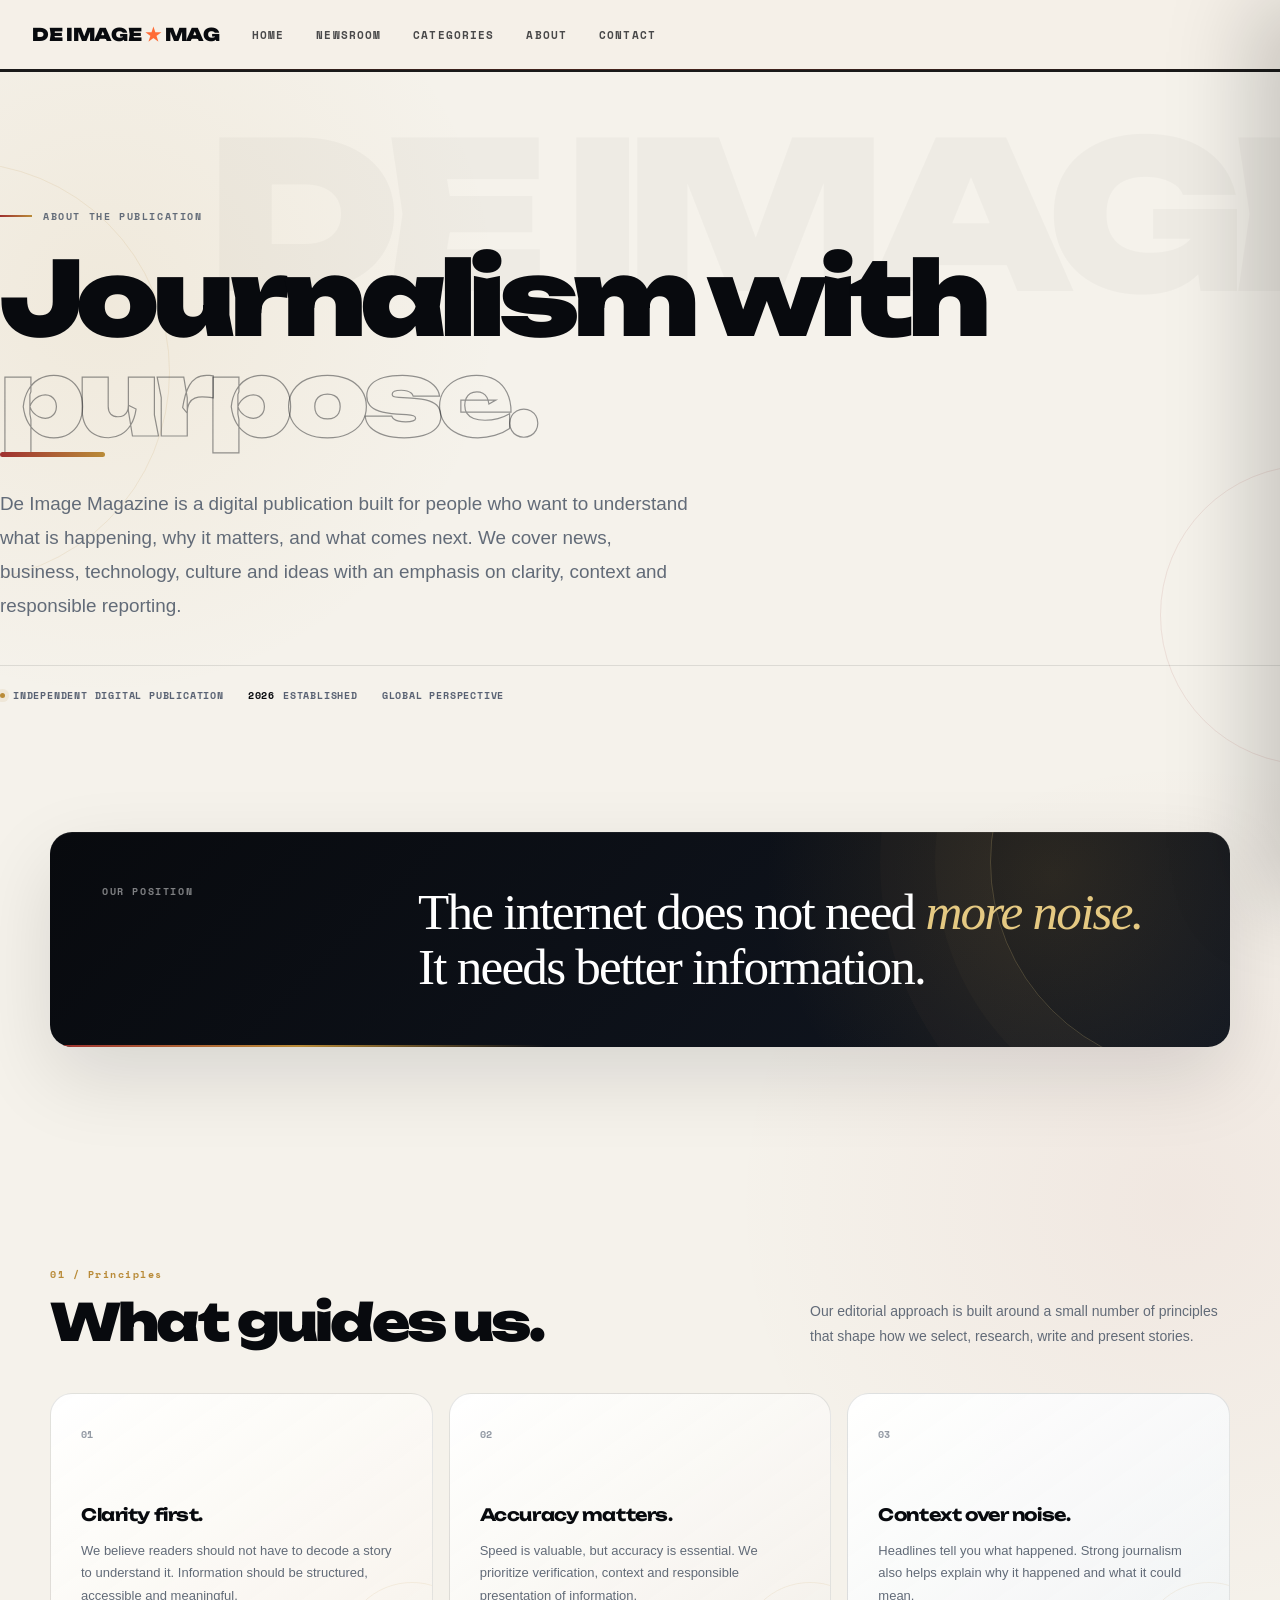
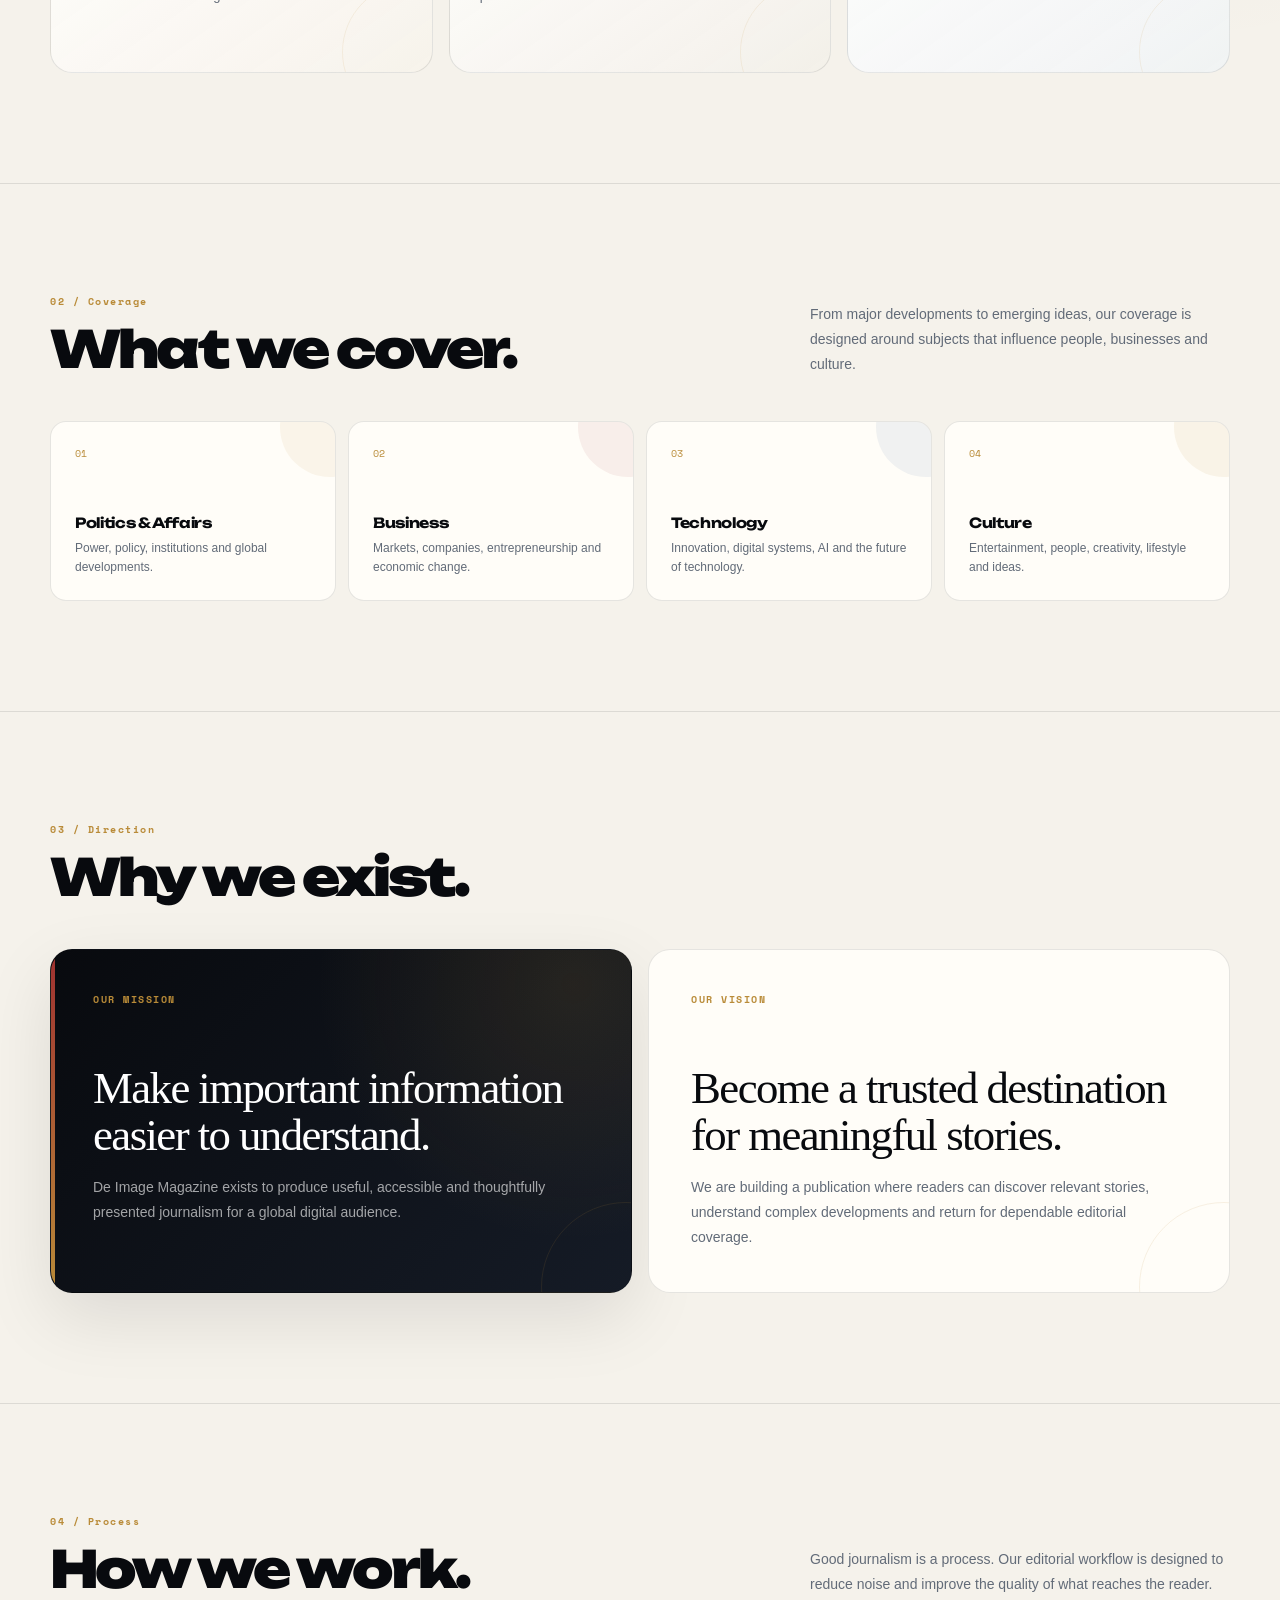
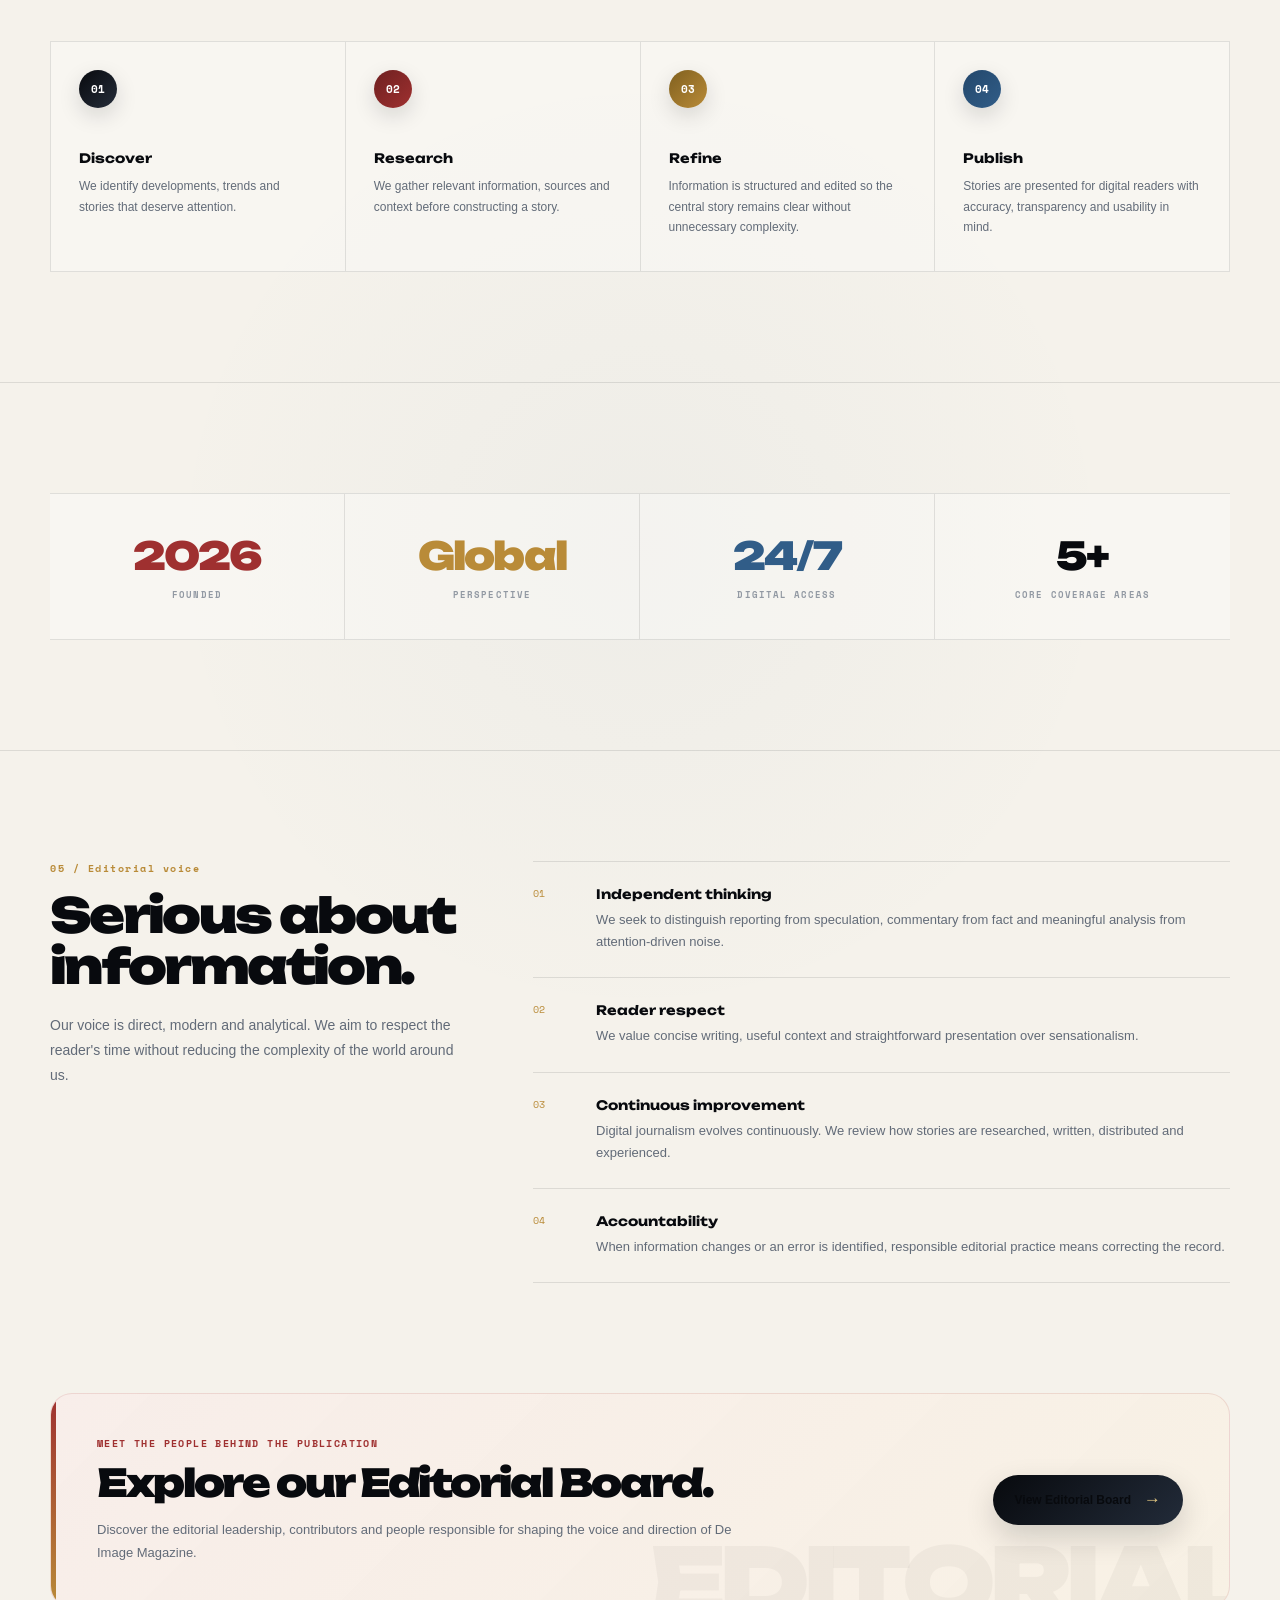
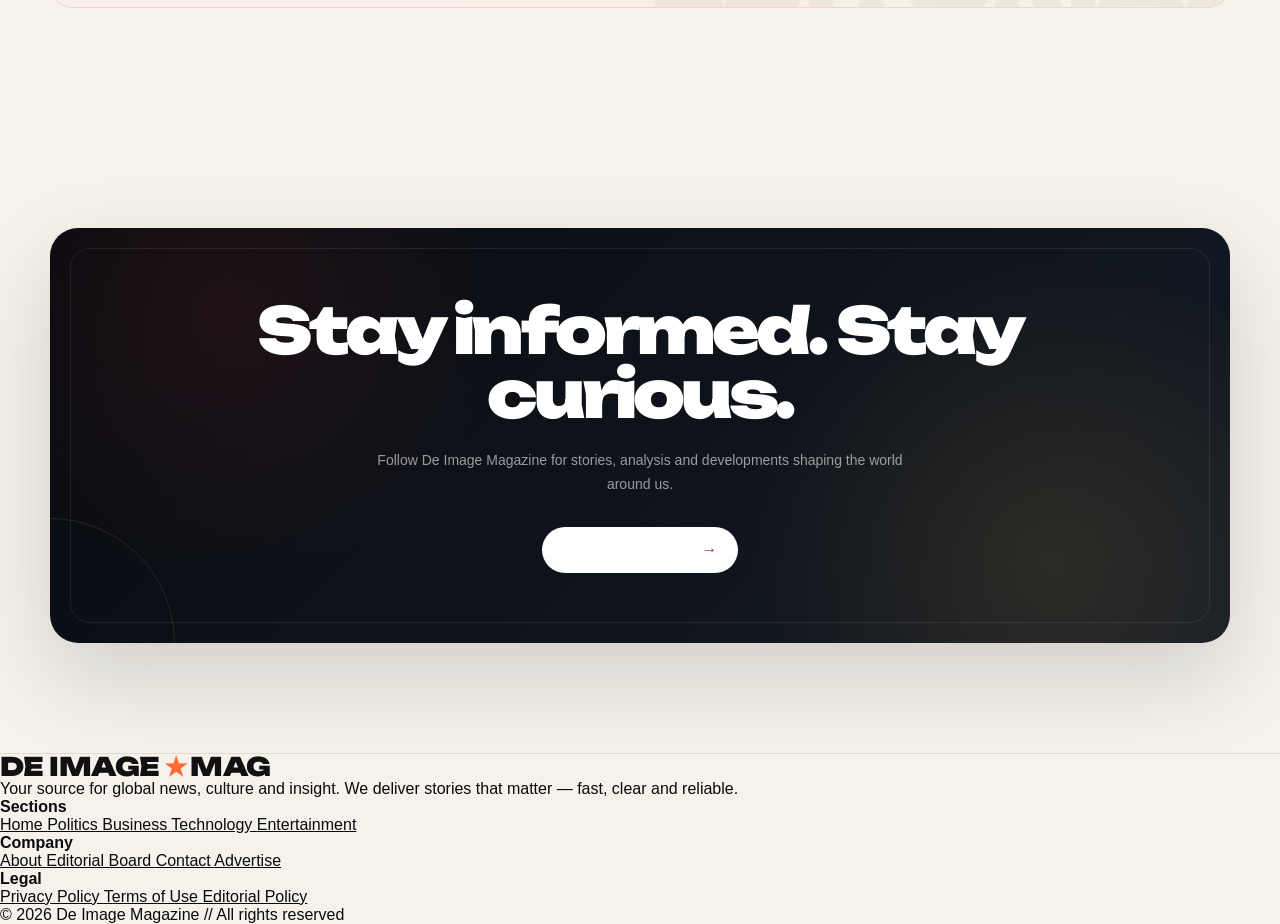
<file: about/index.html>
<!DOCTYPE html>
<html lang="en">
<head>
<meta charset="UTF-8">
<meta name="viewport" content="width=device-width, initial-scale=1.0">

<!-- PRIMARY SEO -->
<title>About De Image Magazine | Global News, Media & Editorial Mission</title>

<meta name="description" content="Discover De Image Magazine, a global digital publication covering news, business, technology, culture and ideas through clear, accurate and purposeful journalism.">

<meta name="keywords" content="about De Image Magazine, De Image Magazine, global news platform, digital magazine Nigeria, media company, journalism platform, news website, business news, technology news, culture">

<!-- CANONICAL -->
<link rel="canonical" href="https://www.deimage.com.ng/about/">

<!-- ROBOTS -->
<meta name="robots" content="index, follow, max-image-preview:large, max-snippet:-1, max-video-preview:-1">

<!-- OPEN GRAPH -->
<meta property="og:type" content="website">
<meta property="og:title" content="About De Image Magazine — Global News & Media Platform">
<meta property="og:description" content="Discover the mission, editorial values and vision behind De Image Magazine.">
<meta property="og:url" content="https://www.deimage.com.ng/about/">
<meta property="og:site_name" content="De Image Magazine">
<meta property="og:image" content="https://www.deimage.com.ng/assets/og-default.jpg">
<meta property="og:image:alt" content="De Image Magazine">

<!-- TWITTER -->
<meta name="twitter:card" content="summary_large_image">
<meta name="twitter:title" content="About De Image Magazine">
<meta name="twitter:description" content="Clarity-driven journalism. Global stories that matter.">
<meta name="twitter:image" content="https://www.deimage.com.ng/assets/og-default.jpg">

<!-- BRAND -->
<meta name="theme-color" content="#f5f2eb">
<meta name="color-scheme" content="light">

<!-- FAVICON -->
<link rel="icon" href="https://www.deimage.com.ng/favicon.ico">

<!-- PERFORMANCE -->
<link rel="preconnect" href="https://fonts.googleapis.com">
<link rel="preconnect" href="https://fonts.gstatic.com" crossorigin>

<!-- FONTS -->
<link href="https://fonts.googleapis.com/css2?family=DM+Sans:wght@400;500;600;700&family=Space+Mono:wght@400;700&family=Unbounded:wght@400;600;700;900&display=swap" rel="stylesheet">

<!-- EXISTING SITE STYLES -->
<link rel="stylesheet" href="../style.css">
<link rel="stylesheet" href="../css/globalfont.css">
<link rel="stylesheet" href="../css/menu.css">

<style>

/* =========================================================
   DE IMAGE MAGAZINE
   PREMIUM EDITORIAL ABOUT PAGE
========================================================= */

:root {
  --about-bg: #f5f2eb;
  --about-paper: #fffdf8;
  --about-paper-2: #f0ece3;

  --about-ink: #080a0e;
  --about-ink-2: #111722;

  --about-muted: #626b78;
  --about-soft: #9299a3;

  --about-border: rgba(8, 10, 14, 0.10);
  --about-border-strong: rgba(8, 10, 14, 0.17);

  --about-gold: #b98b38;
  --about-gold-light: #e5c982;

  --about-red: #9f3030;
  --about-red-light: #d65c5c;

  --about-blue: #315d88;

  --about-max: 1180px;
  --about-radius: 22px;

  --about-serif: Georgia, "Times New Roman", serif;
}

/* =========================================================
   PAGE
========================================================= */

.about-page {
  position: relative;
  background:
    radial-gradient(
      circle at 8% 4%,
      rgba(185, 139, 56, 0.085),
      transparent 25rem
    ),
    radial-gradient(
      circle at 92% 20%,
      rgba(159, 48, 48, 0.055),
      transparent 28rem
    ),
    radial-gradient(
      circle at 50% 65%,
      rgba(49, 93, 136, 0.035),
      transparent 30rem
    ),
    var(--about-bg);

  color: var(--about-ink);
  overflow: hidden;
}

.about-page *,
.about-page *::before,
.about-page *::after {
  box-sizing: border-box;
}

.about-page a {
  color: inherit;
}

/* =========================================================
   SCROLL PROGRESS
========================================================= */

.about-scroll-progress {
  position: fixed;
  z-index: 9999;
  top: 0;
  left: 0;
  width: 0%;
  height: 3px;
  background:
    linear-gradient(
      90deg,
      var(--about-red),
      var(--about-gold),
      var(--about-gold-light)
    );
  box-shadow: 0 0 14px rgba(185, 139, 56, 0.35);
  transition: width .08s linear;
}

/* =========================================================
   BACKGROUND ORNAMENTS
========================================================= */

.about-page::before {
  content: "";
  position: fixed;
  z-index: 0;
  width: 420px;
  height: 420px;
  top: 18%;
  left: -250px;
  border: 1px solid rgba(185, 139, 56, 0.12);
  border-radius: 50%;
  pointer-events: none;
  animation: orbitFloat 12s ease-in-out infinite;
}

.about-page::after {
  content: "";
  position: fixed;
  z-index: 0;
  width: 300px;
  height: 300px;
  right: -180px;
  bottom: 15%;
  border: 1px solid rgba(159, 48, 48, 0.10);
  border-radius: 50%;
  pointer-events: none;
  animation: orbitFloatReverse 15s ease-in-out infinite;
}

@keyframes orbitFloat {
  0%,
  100% {
    transform: translate3d(0, 0, 0) rotate(0deg);
  }

  50% {
    transform: translate3d(20px, -25px, 0) rotate(7deg);
  }
}

@keyframes orbitFloatReverse {
  0%,
  100% {
    transform: translate3d(0, 0, 0) rotate(0deg);
  }

  50% {
    transform: translate3d(-18px, 22px, 0) rotate(-8deg);
  }
}

/* =========================================================
   CONTAINER
========================================================= */

.about-container {
  position: relative;
  z-index: 1;
  width: min(calc(100% - 32px), var(--about-max));
  margin-inline: auto;
}

/* =========================================================
   REVEAL
========================================================= */

.about-reveal {
  opacity: 0;
  transform: translateY(28px);
  animation: aboutReveal .85s cubic-bezier(.2, .8, .2, 1) forwards;
}

.about-delay-1 {
  animation-delay: .10s;
}

.about-delay-2 {
  animation-delay: .20s;
}

.about-delay-3 {
  animation-delay: .30s;
}

.about-delay-4 {
  animation-delay: .40s;
}

@keyframes aboutReveal {
  to {
    opacity: 1;
    transform: translateY(0);
  }
}

/* =========================================================
   HERO
========================================================= */

.about-hero {
  position: relative;
  min-height: min(760px, calc(100svh - 70px));
  display: flex;
  align-items: center;
  padding: 92px 0 90px;
}

.about-hero::before {
  content: "DE IMAGE";
  position: absolute;
  top: 8%;
  right: -100px;
  font-family: "Unbounded", sans-serif;
  font-size: clamp(5rem, 16vw, 13rem);
  font-weight: 900;
  line-height: .8;
  letter-spacing: -.08em;
  color: rgba(8, 10, 14, .027);
  white-space: nowrap;
  pointer-events: none;
  user-select: none;
  animation: heroWordFloat 9s ease-in-out infinite;
}

@keyframes heroWordFloat {
  0%,
  100% {
    transform: translateY(0);
  }

  50% {
    transform: translateY(-12px);
  }
}

.about-hero-inner {
  width: 100%;
}

.about-kicker {
  display: inline-flex;
  align-items: center;
  gap: 11px;
  margin-bottom: 24px;
  font-family: "Space Mono", monospace;
  font-size: 10px;
  font-weight: 700;
  letter-spacing: .16em;
  text-transform: uppercase;
  color: var(--about-muted);
}

.about-kicker::before {
  content: "";
  width: 32px;
  height: 2px;
  background:
    linear-gradient(
      90deg,
      var(--about-red),
      var(--about-gold)
    );
  transform-origin: left;
  animation: kickerLine 1s .35s cubic-bezier(.2,.8,.2,1) both;
}

@keyframes kickerLine {
  from {
    transform: scaleX(0);
  }

  to {
    transform: scaleX(1);
  }
}

.about-hero h1 {
  max-width: 1080px;
  margin: 0;
  font-family: "Unbounded", sans-serif;
  font-size: clamp(2.6rem, 8vw, 7.2rem);
  font-weight: 900;
  line-height: .98;
  letter-spacing: -.065em;
}

.about-hero h1 span {
  display: block;
  color: transparent;
  -webkit-text-stroke: 1.2px rgba(8, 10, 14, .42);
  position: relative;
}

.about-hero h1 span::after {
  content: "";
  position: absolute;
  left: 0;
  bottom: -8px;
  width: 105px;
  height: 5px;
  border-radius: 99px;
  background:
    linear-gradient(
      90deg,
      var(--about-red),
      var(--about-gold)
    );
  animation: titleAccent 1s .55s cubic-bezier(.2,.8,.2,1) both;
  transform-origin: left;
}

@keyframes titleAccent {
  from {
    transform: scaleX(0);
    opacity: 0;
  }

  to {
    transform: scaleX(1);
    opacity: 1;
  }
}

.about-hero-description {
  max-width: 690px;
  margin-top: 38px;
  font-size: clamp(1rem, 2vw, 1.18rem);
  line-height: 1.8;
  color: var(--about-muted);
}

.about-hero-meta {
  display: flex;
  flex-wrap: wrap;
  gap: 10px 24px;
  margin-top: 42px;
  padding-top: 22px;
  border-top: 1px solid var(--about-border);
}

.about-meta-item {
  display: flex;
  align-items: center;
  gap: 8px;
  font-family: "Space Mono", monospace;
  font-size: 10px;
  font-weight: 700;
  letter-spacing: .08em;
  text-transform: uppercase;
  color: #596273;
}

.about-meta-item strong {
  color: var(--about-ink);
}

.about-meta-dot {
  width: 5px;
  height: 5px;
  border-radius: 50%;
  background: var(--about-gold);
  box-shadow: 0 0 0 4px rgba(185, 139, 56, .10);
}

/* =========================================================
   MANIFESTO
========================================================= */

.about-statement {
  padding: 0 0 110px;
}

.about-statement-box {
  display: grid;
  grid-template-columns: minmax(150px, .7fr) minmax(0, 2fr);
  gap: 50px;
  padding: 52px;
  border-radius: var(--about-radius);

  background:
    radial-gradient(
      circle at 85% 20%,
      rgba(185, 139, 56, .17),
      transparent 18rem
    ),
    linear-gradient(
      135deg,
      #080a0e 0%,
      #111722 100%
    );

  color: #fff;
  position: relative;
  overflow: hidden;
  box-shadow:
    0 30px 80px rgba(8, 10, 14, .12),
    inset 0 1px 0 rgba(255,255,255,.06);
}

.about-statement-box::before {
  content: "";
  position: absolute;
  width: 420px;
  height: 420px;
  right: -180px;
  top: -180px;
  border: 1px solid rgba(229, 201, 130, .22);
  border-radius: 50%;
  box-shadow:
    0 0 0 55px rgba(229, 201, 130, .025),
    0 0 0 110px rgba(229, 201, 130, .018);
  animation: manifestoOrbit 14s linear infinite;
}

@keyframes manifestoOrbit {
  to {
    transform: rotate(360deg);
  }
}

.about-statement-box::after {
  content: "";
  position: absolute;
  left: 0;
  bottom: 0;
  width: 42%;
  height: 2px;
  background:
    linear-gradient(
      90deg,
      var(--about-red),
      var(--about-gold),
      transparent
    );
}

.about-statement-label {
  position: relative;
  z-index: 1;
  font-family: "Space Mono", monospace;
  font-size: 10px;
  font-weight: 700;
  letter-spacing: .16em;
  text-transform: uppercase;
  color: rgba(255,255,255,.48);
}

.about-statement h2 {
  position: relative;
  z-index: 1;
  max-width: 780px;
  margin: 0;
  font-family: var(--about-serif);
  font-size: clamp(2rem, 4vw, 4rem);
  font-weight: 400;
  line-height: 1.08;
  letter-spacing: -.035em;
}

.about-statement h2 em {
  color: var(--about-gold-light);
  font-style: italic;
}

/* =========================================================
   SECTION
========================================================= */

.about-section {
  padding: 110px 0;
}

.about-section + .about-section {
  border-top: 1px solid var(--about-border);
}

.about-section-header {
  display: flex;
  justify-content: space-between;
  align-items: flex-end;
  gap: 30px;
  margin-bottom: 44px;
}

.about-section-number {
  display: block;
  margin-bottom: 14px;
  font-family: "Space Mono", monospace;
  font-size: 10px;
  font-weight: 700;
  letter-spacing: .15em;
  color: var(--about-gold);
}

.about-section-title {
  margin: 0;
  font-family: "Unbounded", sans-serif;
  font-size: clamp(1.7rem, 4vw, 3.4rem);
  font-weight: 900;
  line-height: 1.05;
  letter-spacing: -.055em;
}

.about-section-intro {
  max-width: 420px;
  margin: 0;
  font-size: 14px;
  line-height: 1.8;
  color: var(--about-muted);
}

/* =========================================================
   VALUES
========================================================= */

.about-values {
  display: grid;
  grid-template-columns: repeat(3, 1fr);
  gap: 16px;
}

.about-card {
  position: relative;
  min-height: 280px;
  padding: 30px;
  border: 1px solid var(--about-border);
  border-radius: var(--about-radius);
  background:
    linear-gradient(
      145deg,
      rgba(255,255,255,.96),
      rgba(247,243,235,.90)
    );
  overflow: hidden;

  transition:
    transform .4s cubic-bezier(.2,.8,.2,1),
    border-color .4s ease,
    box-shadow .4s ease,
    background .4s ease;
}

.about-card:nth-child(2) {
  background:
    linear-gradient(
      145deg,
      rgba(255,255,255,.96),
      rgba(243,240,233,.90)
    );
}

.about-card:nth-child(3) {
  background:
    linear-gradient(
      145deg,
      rgba(255,255,255,.96),
      rgba(240,243,244,.90)
    );
}

.about-card::before {
  content: "";
  position: absolute;
  left: 0;
  top: 0;
  width: 100%;
  height: 3px;
  background:
    linear-gradient(
      90deg,
      var(--about-red),
      var(--about-gold)
    );
  transform: scaleX(0);
  transform-origin: left;
  transition: transform .45s ease;
}

.about-card::after {
  content: "";
  position: absolute;
  right: -50px;
  bottom: -50px;
  width: 140px;
  height: 140px;
  border-radius: 50%;
  border: 1px solid rgba(185, 139, 56, .10);
  transition: transform .5s ease;
}

.about-card:hover {
  transform: translateY(-8px);
  border-color: var(--about-border-strong);
  box-shadow:
    0 25px 65px rgba(8, 10, 14, .09);
}

.about-card:hover::before {
  transform: scaleX(1);
}

.about-card:hover::after {
  transform: scale(1.25);
}

.about-card-index {
  font-family: "Space Mono", monospace;
  font-size: 10px;
  font-weight: 700;
  color: var(--about-soft);
}

.about-card h3 {
  margin: 62px 0 14px;
  font-family: "Unbounded", sans-serif;
  font-size: 17px;
  font-weight: 700;
  line-height: 1.25;
  letter-spacing: -.025em;
}

.about-card p {
  max-width: 340px;
  margin: 0;
  font-size: 13px;
  line-height: 1.75;
  color: var(--about-muted);
}

/* =========================================================
   COVERAGE
========================================================= */

.about-topics {
  display: grid;
  grid-template-columns: repeat(4, 1fr);
  gap: 12px;
}

.about-topic {
  position: relative;
  min-height: 180px;
  padding: 24px;
  display: flex;
  flex-direction: column;
  justify-content: space-between;
  border: 1px solid var(--about-border);
  border-radius: 16px;
  background: var(--about-paper);
  text-decoration: none;
  overflow: hidden;

  transition:
    transform .35s cubic-bezier(.2,.8,.2,1),
    background .35s ease,
    color .35s ease,
    box-shadow .35s ease;
}

.about-topic::before {
  content: "";
  position: absolute;
  width: 100px;
  height: 100px;
  right: -45px;
  top: -45px;
  border-radius: 50%;
  background: rgba(185,139,56,.08);
  transition: transform .4s ease;
}

.about-topic:nth-child(2)::before {
  background: rgba(159,48,48,.07);
}

.about-topic:nth-child(3)::before {
  background: rgba(49,93,136,.07);
}

.about-topic:nth-child(4)::before {
  background: rgba(185,139,56,.09);
}

.about-topic:hover {
  transform: translateY(-6px);
  background: var(--about-ink);
  color: #fff;
  box-shadow: 0 22px 55px rgba(8,10,14,.12);
}

.about-topic:hover::before {
  transform: scale(2.3);
}

.about-topic-number {
  position: relative;
  z-index: 1;
  font-family: "Space Mono", monospace;
  font-size: 10px;
  color: var(--about-gold);
}

.about-topic h3,
.about-topic p {
  position: relative;
  z-index: 1;
}

.about-topic h3 {
  margin: 35px 0 0;
  font-family: "Unbounded", sans-serif;
  font-size: 14px;
  font-weight: 700;
  letter-spacing: -.025em;
}

.about-topic p {
  margin: 8px 0 0;
  font-size: 12px;
  line-height: 1.55;
  color: var(--about-muted);
}

.about-topic:hover p {
  color: rgba(255,255,255,.62);
}

/* =========================================================
   MISSION / VISION
========================================================= */

.about-split {
  display: grid;
  grid-template-columns: repeat(2, 1fr);
  gap: 16px;
}

.about-panel {
  position: relative;
  padding: 42px;
  min-height: 330px;
  border-radius: var(--about-radius);
  background: var(--about-paper);
  border: 1px solid var(--about-border);
  overflow: hidden;
}

.about-panel::after {
  content: "";
  position: absolute;
  width: 170px;
  height: 170px;
  right: -80px;
  bottom: -80px;
  border-radius: 50%;
  border: 1px solid rgba(185,139,56,.12);
}

.about-panel.dark {
  background:
    radial-gradient(
      circle at 90% 10%,
      rgba(185,139,56,.13),
      transparent 16rem
    ),
    linear-gradient(
      135deg,
      #080a0e,
      #151b26
    );
  color: #fff;
  box-shadow: 0 25px 70px rgba(8,10,14,.10);
}

.about-panel.dark::before {
  content: "";
  position: absolute;
  left: 0;
  top: 0;
  width: 4px;
  height: 100%;
  background:
    linear-gradient(
      180deg,
      var(--about-red),
      var(--about-gold)
    );
}

.about-panel-label {
  margin-bottom: 58px;
  font-family: "Space Mono", monospace;
  font-size: 10px;
  font-weight: 700;
  letter-spacing: .15em;
  text-transform: uppercase;
  color: var(--about-gold);
}

.about-panel h3 {
  max-width: 550px;
  margin: 0 0 16px;
  font-family: var(--about-serif);
  font-size: clamp(2rem, 3.5vw, 3.4rem);
  font-weight: 400;
  line-height: 1.05;
  letter-spacing: -.035em;
}

.about-panel p {
  max-width: 550px;
  margin: 0;
  font-size: 14px;
  line-height: 1.8;
  color: var(--about-muted);
}

.about-panel.dark p {
  color: rgba(255,255,255,.62);
}

/* =========================================================
   PROCESS
========================================================= */

.about-process {
  display: grid;
  grid-template-columns: repeat(4, 1fr);
  border-top: 1px solid var(--about-border);
  border-left: 1px solid var(--about-border);
  background: rgba(255,255,255,.32);
}

.about-process-step {
  position: relative;
  min-height: 230px;
  padding: 28px;
  border-right: 1px solid var(--about-border);
  border-bottom: 1px solid var(--about-border);
  transition:
    background .3s ease,
    transform .3s ease;
}

.about-process-step:hover {
  background: rgba(255,255,255,.75);
}

.about-process-number {
  display: flex;
  align-items: center;
  justify-content: center;
  width: 38px;
  height: 38px;
  margin-bottom: 42px;
  border-radius: 50%;
  background:
    linear-gradient(
      135deg,
      var(--about-ink),
      #252d3a
    );
  color: #fff;
  font-family: "Space Mono", monospace;
  font-size: 11px;
  font-weight: 700;
  box-shadow:
    0 8px 22px rgba(8,10,14,.14);
}

.about-process-step:nth-child(2) .about-process-number {
  background: linear-gradient(135deg, #6e2020, var(--about-red));
}

.about-process-step:nth-child(3) .about-process-number {
  background: linear-gradient(135deg, #80601f, var(--about-gold));
}

.about-process-step:nth-child(4) .about-process-number {
  background: linear-gradient(135deg, #23476b, var(--about-blue));
}

.about-process-step h3 {
  margin: 0 0 10px;
  font-family: "Unbounded", sans-serif;
  font-size: 13px;
  font-weight: 700;
}

.about-process-step p {
  margin: 0;
  font-size: 12px;
  line-height: 1.7;
  color: var(--about-muted);
}

/* =========================================================
   FACTS
========================================================= */

.about-facts {
  display: grid;
  grid-template-columns: repeat(4, 1fr);
  border-top: 1px solid var(--about-border);
  border-bottom: 1px solid var(--about-border);
  background: rgba(255,255,255,.35);
}

.about-fact {
  position: relative;
  padding: 38px 22px;
  text-align: center;
  border-right: 1px solid var(--about-border);
}

.about-fact:last-child {
  border-right: 0;
}

.about-fact strong {
  display: block;
  font-family: "Unbounded", sans-serif;
  font-size: clamp(1.6rem, 3vw, 2.7rem);
  font-weight: 900;
  letter-spacing: -.05em;
}

.about-fact:nth-child(1) strong {
  color: var(--about-red);
}

.about-fact:nth-child(2) strong {
  color: var(--about-gold);
}

.about-fact:nth-child(3) strong {
  color: var(--about-blue);
}

.about-fact:nth-child(4) strong {
  color: var(--about-ink);
}

.about-fact span {
  display: block;
  margin-top: 9px;
  font-family: "Space Mono", monospace;
  font-size: 9px;
  font-weight: 700;
  letter-spacing: .12em;
  text-transform: uppercase;
  color: var(--about-soft);
}

/* =========================================================
   EDITORIAL VOICE
========================================================= */

.about-voice {
  display: grid;
  grid-template-columns: .85fr 1.4fr;
  gap: 60px;
  align-items: start;
}

.about-voice-intro h2 {
  margin: 0;
  font-family: "Unbounded", sans-serif;
  font-size: clamp(1.7rem, 4vw, 3rem);
  font-weight: 900;
  line-height: 1.05;
  letter-spacing: -.055em;
}

.about-voice-intro p {
  margin-top: 22px;
  font-size: 14px;
  line-height: 1.8;
  color: var(--about-muted);
}

.about-voice-list {
  border-top: 1px solid var(--about-border);
}

.about-voice-item {
  display: grid;
  grid-template-columns: 45px 1fr;
  gap: 18px;
  padding: 24px 0;
  border-bottom: 1px solid var(--about-border);
  transition: padding-left .3s ease;
}

.about-voice-item:hover {
  padding-left: 8px;
}

.about-voice-item-number {
  font-family: "Space Mono", monospace;
  font-size: 10px;
  color: var(--about-gold);
}

.about-voice-item h3 {
  margin: 0 0 7px;
  font-family: "Unbounded", sans-serif;
  font-size: 13px;
  font-weight: 700;
}

.about-voice-item p {
  margin: 0;
  font-size: 13px;
  line-height: 1.7;
  color: var(--about-muted);
}

/* =========================================================
   EDITORIAL BOARD CTA
========================================================= */

.about-board-cta {
  padding: 0 0 110px;
}

.about-board-card {
  position: relative;
  display: grid;
  grid-template-columns: 1.4fr .6fr;
  align-items: center;
  gap: 40px;
  padding: 42px 46px;
  border-radius: var(--about-radius);

  background:
    linear-gradient(
      135deg,
      rgba(159,48,48,.075),
      rgba(185,139,56,.10)
    ),
    var(--about-paper);

  border: 1px solid rgba(159,48,48,.13);
  overflow: hidden;
}

.about-board-card::before {
  content: "";
  position: absolute;
  left: 0;
  top: 0;
  width: 5px;
  height: 100%;
  background:
    linear-gradient(
      180deg,
      var(--about-red),
      var(--about-gold)
    );
}

.about-board-card::after {
  content: "EDITORIAL";
  position: absolute;
  right: -20px;
  bottom: -35px;
  font-family: "Unbounded", sans-serif;
  font-size: 6rem;
  font-weight: 900;
  letter-spacing: -.08em;
  color: rgba(8,10,14,.035);
  pointer-events: none;
}

.about-board-label {
  margin-bottom: 12px;
  font-family: "Space Mono", monospace;
  font-size: 10px;
  font-weight: 700;
  letter-spacing: .14em;
  text-transform: uppercase;
  color: var(--about-red);
}

.about-board-card h2 {
  position: relative;
  z-index: 1;
  margin: 0;
  font-family: "Unbounded", sans-serif;
  font-size: clamp(1.5rem, 3vw, 2.6rem);
  font-weight: 900;
  line-height: 1.05;
  letter-spacing: -.055em;
}

.about-board-card p {
  max-width: 650px;
  margin: 16px 0 0;
  font-size: 13px;
  line-height: 1.75;
  color: var(--about-muted);
}

.about-board-action {
  position: relative;
  z-index: 2;
  display: flex;
  justify-content: flex-end;
}

.about-board-button {
  display: inline-flex;
  align-items: center;
  justify-content: center;
  gap: 13px;
  min-height: 50px;
  padding: 0 22px;
  border-radius: 999px;
  background:
    linear-gradient(
      135deg,
      var(--about-ink),
      #222b39
    );
  color: #fff;
  text-decoration: none;
  font-size: 12px;
  font-weight: 700;
  box-shadow:
    0 12px 30px rgba(8,10,14,.16);

  transition:
    transform .3s ease,
    box-shadow .3s ease,
    gap .3s ease;
}

.about-board-button:hover {
  transform: translateY(-3px);
  gap: 18px;
  box-shadow:
    0 18px 40px rgba(8,10,14,.22);
}

.about-board-button span {
  color: var(--about-gold-light);
  font-size: 17px;
}

/* =========================================================
   MAIN CTA
========================================================= */

.about-cta {
  padding: 110px 0;
}

.about-cta-box {
  position: relative;
  padding: 70px 50px;
  border-radius: 28px;

  background:
    radial-gradient(
      circle at 15% 20%,
      rgba(159,48,48,.14),
      transparent 17rem
    ),
    radial-gradient(
      circle at 85% 80%,
      rgba(185,139,56,.16),
      transparent 19rem
    ),
    linear-gradient(
      135deg,
      #080a0e,
      #141b26
    );

  color: #fff;
  overflow: hidden;
  text-align: center;

  box-shadow:
    0 35px 90px rgba(8,10,14,.15);
}

.about-cta-box::before {
  content: "";
  position: absolute;
  inset: 20px;
  border: 1px solid rgba(255,255,255,.08);
  border-radius: 20px;
  pointer-events: none;
}

.about-cta-box::after {
  content: "";
  position: absolute;
  width: 250px;
  height: 250px;
  left: -125px;
  bottom: -125px;
  border-radius: 50%;
  border: 1px solid rgba(229,201,130,.12);
  animation: ctaOrb 10s ease-in-out infinite;
}

@keyframes ctaOrb {
  0%,
  100% {
    transform: translate(0, 0);
  }

  50% {
    transform: translate(35px, -25px);
  }
}

.about-cta-box h2 {
  position: relative;
  z-index: 1;
  max-width: 800px;
  margin: 0 auto;
  font-family: "Unbounded", sans-serif;
  font-size: clamp(1.9rem, 5vw, 4.5rem);
  font-weight: 900;
  line-height: 1;
  letter-spacing: -.06em;
}

.about-cta-box p {
  position: relative;
  z-index: 1;
  max-width: 570px;
  margin: 22px auto 30px;
  font-size: 14px;
  line-height: 1.75;
  color: rgba(255,255,255,.58);
}

.about-cta-link {
  position: relative;
  z-index: 1;
  display: inline-flex;
  align-items: center;
  gap: 12px;
  padding: 14px 21px;
  border-radius: 999px;
  background: #fff;
  color: var(--about-ink);
  text-decoration: none;
  font-size: 12px;
  font-weight: 700;
  transition:
    transform .25s ease,
    gap .25s ease,
    box-shadow .25s ease;
}

.about-cta-link:hover {
  transform: translateY(-3px);
  gap: 17px;
  box-shadow: 0 10px 30px rgba(0,0,0,.20);
}

.about-cta-link span {
  font-size: 16px;
  color: var(--about-red);
}

/* =========================================================
   FOOTER
========================================================= */

.about-page footer {
  position: relative;
  z-index: 2;
  margin-top: 0;
}

.about-page .footer-grid {
  border-top: 1px solid var(--about-border);
}

/* =========================================================
   RESPONSIVE
========================================================= */

@media (max-width: 900px) {

  .about-values {
    grid-template-columns: 1fr;
  }

  .about-topics {
    grid-template-columns: repeat(2, 1fr);
  }

  .about-process {
    grid-template-columns: repeat(2, 1fr);
  }

  .about-facts {
    grid-template-columns: repeat(2, 1fr);
  }

  .about-fact:nth-child(2) {
    border-right: 0;
  }

  .about-fact:nth-child(-n+2) {
    border-bottom: 1px solid var(--about-border);
  }

  .about-voice {
    grid-template-columns: 1fr;
    gap: 50px;
  }

  .about-board-card {
    grid-template-columns: 1fr;
  }

  .about-board-action {
    justify-content: flex-start;
  }

}

@media (max-width: 680px) {

  .about-container {
    width: min(calc(100% - 24px), var(--about-max));
  }

  .about-hero {
    min-height: auto;
    padding: 78px 0 70px;
  }

  .about-hero::before {
    top: 12%;
    right: -90px;
    font-size: 6rem;
  }

  .about-hero h1 {
    font-size: clamp(2.45rem, 13vw, 4.8rem);
    line-height: 1;
  }

  .about-hero h1 span::after {
    width: 75px;
    height: 4px;
  }

  .about-hero-description {
    margin-top: 28px;
    font-size: 15px;
    line-height: 1.75;
  }

  .about-hero-meta {
    margin-top: 30px;
    gap: 12px 17px;
  }

  .about-statement {
    padding-bottom: 70px;
  }

  .about-statement-box {
    grid-template-columns: 1fr;
    gap: 30px;
    padding: 30px 24px;
    border-radius: 20px;
  }

  .about-statement h2 {
    font-size: clamp(1.9rem, 8vw, 3rem);
  }

  .about-section {
    padding: 75px 0;
  }

  .about-section-header {
    display: block;
    margin-bottom: 30px;
  }

  .about-section-intro {
    margin-top: 18px;
  }

  .about-section-title {
    font-size: clamp(1.65rem, 8vw, 2.5rem);
  }

  .about-card {
    min-height: 240px;
    padding: 25px;
  }

  .about-card h3 {
    margin-top: 52px;
  }

  .about-topics {
    grid-template-columns: 1fr 1fr;
    gap: 9px;
  }

  .about-topic {
    min-height: 155px;
    padding: 18px;
    border-radius: 13px;
  }

  .about-topic h3 {
    font-size: 11px;
    line-height: 1.35;
  }

  .about-topic p {
    font-size: 11px;
  }

  .about-split {
    grid-template-columns: 1fr;
  }

  .about-panel {
    min-height: 280px;
    padding: 28px 24px;
    border-radius: 20px;
  }

  .about-panel-label {
    margin-bottom: 45px;
  }

  .about-process {
    grid-template-columns: 1fr;
  }

  .about-process-step {
    min-height: 205px;
  }

  .about-process-number {
    margin-bottom: 32px;
  }

  .about-facts {
    grid-template-columns: 1fr 1fr;
  }

  .about-fact {
    padding: 28px 12px;
  }

  .about-fact strong {
    font-size: 1.5rem;
  }

  .about-fact span {
    font-size: 8px;
    line-height: 1.5;
  }

  .about-voice {
    gap: 40px;
  }

  .about-voice-item {
    grid-template-columns: 34px 1fr;
    gap: 12px;
  }

  .about-board-cta {
    padding-bottom: 75px;
  }

  .about-board-card {
    padding: 30px 24px;
    border-radius: 20px;
  }

  .about-board-card h2 {
    font-size: clamp(1.45rem, 7vw, 2.3rem);
  }

  .about-board-action {
    width: 100%;
  }

  .about-board-button {
    width: 100%;
  }

  .about-cta {
    padding: 75px 0;
  }

  .about-cta-box {
    padding: 52px 23px;
    border-radius: 21px;
  }

  .about-cta-box::before {
    inset: 11px;
    border-radius: 15px;
  }

  .about-cta-box h2 {
    font-size: clamp(1.8rem, 9vw, 3rem);
  }

  .about-cta-box p {
    font-size: 13px;
  }

}

/* =========================================================
   REDUCED MOTION
========================================================= */

@media (prefers-reduced-motion: reduce) {

  .about-reveal {
    opacity: 1;
    transform: none;
    animation: none;
  }

  .about-page::before,
  .about-page::after,
  .about-hero::before,
  .about-statement-box::before,
  .about-cta-box::after {
    animation: none;
  }

  .about-card,
  .about-topic,
  .about-board-button,
  .about-cta-link,
  .about-process-step,
  .about-voice-item {
    transition: none;
  }

}

</style>
</head>

<body>

<div class="about-page">

<!-- =====================================================
     SCROLL PROGRESS
===================================================== -->

<div class="about-scroll-progress" id="aboutScrollProgress"></div>


<!-- =====================================================
     NAVIGATION
===================================================== -->

<div id="menu-container"></div>


<!-- =====================================================
     MAIN
===================================================== -->

<main>


<!-- =====================================================
     HERO
===================================================== -->

<section class="about-hero">

  <div class="about-container about-hero-inner">

    <div class="about-kicker about-reveal">
      About the publication
    </div>

    <h1 class="about-reveal about-delay-1">
      Journalism with
      <span>purpose.</span>
    </h1>

    <p class="about-hero-description about-reveal about-delay-2">
      De Image Magazine is a digital publication built for people who want
      to understand what is happening, why it matters, and what comes next.
      We cover news, business, technology, culture and ideas with an emphasis
      on clarity, context and responsible reporting.
    </p>

    <div class="about-hero-meta about-reveal about-delay-3">

      <div class="about-meta-item">
        <span class="about-meta-dot"></span>
        Independent digital publication
      </div>

      <div class="about-meta-item">
        <strong>2026</strong>
        Established
      </div>

      <div class="about-meta-item">
        Global perspective
      </div>

    </div>

  </div>

</section>


<!-- =====================================================
     MANIFESTO
===================================================== -->

<section class="about-statement">

  <div class="about-container">

    <div class="about-statement-box about-reveal">

      <div class="about-statement-label">
        Our position
      </div>

      <h2>
        The internet does not need
        <em>more noise.</em>
        It needs better information.
      </h2>

    </div>

  </div>

</section>


<!-- =====================================================
     VALUES
===================================================== -->

<section class="about-section">

  <div class="about-container">

    <div class="about-section-header">

      <div>

        <span class="about-section-number">
          01 / Principles
        </span>

        <h2 class="about-section-title">
          What guides us.
        </h2>

      </div>

      <p class="about-section-intro">
        Our editorial approach is built around a small number of principles
        that shape how we select, research, write and present stories.
      </p>

    </div>


    <div class="about-values">

      <article class="about-card about-reveal">

        <span class="about-card-index">
          01
        </span>

        <h3>
          Clarity first.
        </h3>

        <p>
          We believe readers should not have to decode a story to understand
          it. Information should be structured, accessible and meaningful.
        </p>

      </article>


      <article class="about-card about-reveal about-delay-1">

        <span class="about-card-index">
          02
        </span>

        <h3>
          Accuracy matters.
        </h3>

        <p>
          Speed is valuable, but accuracy is essential. We prioritize
          verification, context and responsible presentation of information.
        </p>

      </article>


      <article class="about-card about-reveal about-delay-2">

        <span class="about-card-index">
          03
        </span>

        <h3>
          Context over noise.
        </h3>

        <p>
          Headlines tell you what happened. Strong journalism also helps
          explain why it happened and what it could mean.
        </p>

      </article>

    </div>

  </div>

</section>


<!-- =====================================================
     COVERAGE
===================================================== -->

<section class="about-section">

  <div class="about-container">

    <div class="about-section-header">

      <div>

        <span class="about-section-number">
          02 / Coverage
        </span>

        <h2 class="about-section-title">
          What we cover.
        </h2>

      </div>

      <p class="about-section-intro">
        From major developments to emerging ideas, our coverage is designed
        around subjects that influence people, businesses and culture.
      </p>

    </div>


    <div class="about-topics">

      <a class="about-topic about-reveal" href="#">

        <span class="about-topic-number">
          01
        </span>

        <div>

          <h3>
            Politics & Affairs
          </h3>

          <p>
            Power, policy, institutions and global developments.
          </p>

        </div>

      </a>


      <a class="about-topic about-reveal about-delay-1" href="#">

        <span class="about-topic-number">
          02
        </span>

        <div>

          <h3>
            Business
          </h3>

          <p>
            Markets, companies, entrepreneurship and economic change.
          </p>

        </div>

      </a>


      <a class="about-topic about-reveal about-delay-2" href="#">

        <span class="about-topic-number">
          03
        </span>

        <div>

          <h3>
            Technology
          </h3>

          <p>
            Innovation, digital systems, AI and the future of technology.
          </p>

        </div>

      </a>


      <a class="about-topic about-reveal about-delay-3" href="#">

        <span class="about-topic-number">
          04
        </span>

        <div>

          <h3>
            Culture
          </h3>

          <p>
            Entertainment, people, creativity, lifestyle and ideas.
          </p>

        </div>

      </a>

    </div>

  </div>

</section>


<!-- =====================================================
     MISSION / VISION
===================================================== -->

<section class="about-section">

  <div class="about-container">

    <div class="about-section-header">

      <div>

        <span class="about-section-number">
          03 / Direction
        </span>

        <h2 class="about-section-title">
          Why we exist.
        </h2>

      </div>

    </div>


    <div class="about-split">

      <article class="about-panel dark about-reveal">

        <div class="about-panel-label">
          Our mission
        </div>

        <h3>
          Make important information easier to understand.
        </h3>

        <p>
          De Image Magazine exists to produce useful, accessible and
          thoughtfully presented journalism for a global digital audience.
        </p>

      </article>


      <article class="about-panel about-reveal about-delay-1">

        <div class="about-panel-label">
          Our vision
        </div>

        <h3>
          Become a trusted destination for meaningful stories.
        </h3>

        <p>
          We are building a publication where readers can discover relevant
          stories, understand complex developments and return for dependable
          editorial coverage.
        </p>

      </article>

    </div>

  </div>

</section>


<!-- =====================================================
     EDITORIAL PROCESS
===================================================== -->

<section class="about-section">

  <div class="about-container">

    <div class="about-section-header">

      <div>

        <span class="about-section-number">
          04 / Process
        </span>

        <h2 class="about-section-title">
          How we work.
        </h2>

      </div>

      <p class="about-section-intro">
        Good journalism is a process. Our editorial workflow is designed to
        reduce noise and improve the quality of what reaches the reader.
      </p>

    </div>


    <div class="about-process">

      <article class="about-process-step">

        <div class="about-process-number">
          01
        </div>

        <h3>
          Discover
        </h3>

        <p>
          We identify developments, trends and stories that deserve attention.
        </p>

      </article>


      <article class="about-process-step">

        <div class="about-process-number">
          02
        </div>

        <h3>
          Research
        </h3>

        <p>
          We gather relevant information, sources and context before
          constructing a story.
        </p>

      </article>


      <article class="about-process-step">

        <div class="about-process-number">
          03
        </div>

        <h3>
          Refine
        </h3>

        <p>
          Information is structured and edited so the central story remains
          clear without unnecessary complexity.
        </p>

      </article>


      <article class="about-process-step">

        <div class="about-process-number">
          04
        </div>

        <h3>
          Publish
        </h3>

        <p>
          Stories are presented for digital readers with accuracy,
          transparency and usability in mind.
        </p>

      </article>

    </div>

  </div>

</section>


<!-- =====================================================
     PUBLICATION FACTS
===================================================== -->

<section class="about-section">

  <div class="about-container">

    <div class="about-facts">

      <div class="about-fact">

        <strong>
          2026
        </strong>

        <span>
          Founded
        </span>

      </div>


      <div class="about-fact">

        <strong>
          Global
        </strong>

        <span>
          Perspective
        </span>

      </div>


      <div class="about-fact">

        <strong>
          24/7
        </strong>

        <span>
          Digital Access
        </span>

      </div>


      <div class="about-fact">

        <strong>
          5+
        </strong>

        <span>
          Core Coverage Areas
        </span>

      </div>

    </div>

  </div>

</section>


<!-- =====================================================
     EDITORIAL VOICE
===================================================== -->

<section class="about-section">

  <div class="about-container">

    <div class="about-voice">

      <div class="about-voice-intro">

        <span class="about-section-number">
          05 / Editorial voice
        </span>

        <h2>
          Serious about information.
        </h2>

        <p>
          Our voice is direct, modern and analytical. We aim to respect the
          reader's time without reducing the complexity of the world around us.
        </p>

      </div>


      <div class="about-voice-list">

        <article class="about-voice-item">

          <div class="about-voice-item-number">
            01
          </div>

          <div>

            <h3>
              Independent thinking
            </h3>

            <p>
              We seek to distinguish reporting from speculation, commentary
              from fact and meaningful analysis from attention-driven noise.
            </p>

          </div>

        </article>


        <article class="about-voice-item">

          <div class="about-voice-item-number">
            02
          </div>

          <div>

            <h3>
              Reader respect
            </h3>

            <p>
              We value concise writing, useful context and straightforward
              presentation over sensationalism.
            </p>

          </div>

        </article>


        <article class="about-voice-item">

          <div class="about-voice-item-number">
            03
          </div>

          <div>

            <h3>
              Continuous improvement
            </h3>

            <p>
              Digital journalism evolves continuously. We review how stories
              are researched, written, distributed and experienced.
            </p>

          </div>

        </article>


        <article class="about-voice-item">

          <div class="about-voice-item-number">
            04
          </div>

          <div>

            <h3>
              Accountability
            </h3>

            <p>
              When information changes or an error is identified, responsible
              editorial practice means correcting the record.
            </p>

          </div>

        </article>

      </div>

    </div>

  </div>

</section>


<!-- =====================================================
     EDITORIAL BOARD CTA
===================================================== -->

<section class="about-board-cta">

  <div class="about-container">

    <div class="about-board-card about-reveal">

      <div>

        <div class="about-board-label">
          Meet the people behind the publication
        </div>

        <h2>
          Explore our Editorial Board.
        </h2>

        <p>
          Discover the editorial leadership, contributors and people
          responsible for shaping the voice and direction of De Image Magazine.
        </p>

      </div>


      <div class="about-board-action">

        <a
          class="about-board-button"
          href="../editorial-board/"
          aria-label="View the De Image Magazine Editorial Board"
        >
          View Editorial Board
          <span>→</span>
        </a>

      </div>

    </div>

  </div>

</section>


<!-- =====================================================
     MAIN CTA
===================================================== -->

<section class="about-cta">

  <div class="about-container">

    <div class="about-cta-box">

      <h2>
        Stay informed.
        Stay curious.
      </h2>

      <p>
        Follow De Image Magazine for stories, analysis and developments
        shaping the world around us.
      </p>

      <a
        class="about-cta-link"
        href="/#subscribe"
      >
        Subscribe for updates
        <span>→</span>
      </a>

    </div>

  </div>

</section>


</main>


<!-- =====================================================
     FOOTER
===================================================== -->

<footer>

  <div class="footer-grid">

    <div class="footer-brand">

      <div
        class="nav-logo"
        style="font-size:1.6rem;"
      >
        DE IMAGE<span>★</span>MAG
      </div>

      <p>
        Your source for global news, culture and insight.
        We deliver stories that matter — fast, clear and reliable.
      </p>

    </div>


    <div class="footer-col">

      <h4>
        Sections
      </h4>

      <a href="/">
        Home
      </a>

      <a href="#">
        Politics
      </a>

      <a href="#">
        Business
      </a>

      <a href="#">
        Technology
      </a>

      <a href="#">
        Entertainment
      </a>

    </div>


    <div class="footer-col">

      <h4>
        Company
      </h4>

      <a href="/about/">
        About
      </a>

      <a href="/editorial-board/">
        Editorial Board
      </a>

      <a href="/contact/">
        Contact
      </a>

      <a href="/advertise/">
        Advertise
      </a>

    </div>


    <div class="footer-col">

      <h4>
        Legal
      </h4>

      <a href="/privacy/">
        Privacy Policy
      </a>

      <a href="/terms/">
        Terms of Use
      </a>

      <a href="/editorial-policy/">
        Editorial Policy
      </a>

    </div>

  </div>


  <div class="footer-bottom">

    <p>
      © 2026 De Image Magazine // All rights reserved
    </p>

  </div>

</footer>

</div>


<!-- =====================================================
     MENU
===================================================== -->

<script src="../component/menu.js"></script>


<!-- =====================================================
     SCROLL / MOTION ENGINE
===================================================== -->

<script>

(function () {

  "use strict";

  const progress = document.getElementById("aboutScrollProgress");

  if (!progress) {
    return;
  }

  let ticking = false;

  function updateScrollProgress() {

    const scrollTop =
      window.scrollY ||
      document.documentElement.scrollTop;

    const documentHeight =
      document.documentElement.scrollHeight -
      document.documentElement.clientHeight;

    if (documentHeight <= 0) {
      progress.style.width = "0%";
      return;
    }

    const percentage =
      Math.min(
        100,
        Math.max(
          0,
          (scrollTop / documentHeight) * 100
        )
      );

    progress.style.width = percentage + "%";

  }

  function requestUpdate() {

    if (!ticking) {

      window.requestAnimationFrame(function () {

        updateScrollProgress();

        ticking = false;

      });

      ticking = true;

    }

  }

  window.addEventListener(
    "scroll",
    requestUpdate,
    {
      passive: true
    }
  );

  window.addEventListener(
    "resize",
    requestUpdate,
    {
      passive: true
    }
  );

  updateScrollProgress();

})();

</script>


<!-- =====================================================
     STRUCTURED DATA
===================================================== -->

<script type="application/ld+json">
{
  "@context": "https://schema.org",
  "@graph": [
    {
      "@type": "Organization",
      "@id": "https://www.deimage.com.ng/#organization",
      "name": "De Image Magazine",
      "url": "https://www.deimage.com.ng/",
      "logo": {
        "@type": "ImageObject",
        "url": "https://www.deimage.com.ng/assets/logo.png"
      },
      "description": "De Image Magazine is a digital publication covering news, business, technology, culture and global affairs with a focus on clarity, accuracy and editorial integrity.",
      "foundingDate": "2026",
      "areaServed": {
        "@type": "Place",
        "name": "Worldwide"
      },
      "knowsAbout": [
        "News",
        "Journalism",
        "Business",
        "Technology",
        "Culture",
        "Global Affairs"
      ],
      "sameAs": [
        "https://twitter.com/",
        "https://instagram.com/",
        "https://facebook.com/"
      ]
    },
    {
      "@type": "WebSite",
      "@id": "https://www.deimage.com.ng/#website",
      "url": "https://www.deimage.com.ng/",
      "name": "De Image Magazine",
      "publisher": {
        "@id": "https://www.deimage.com.ng/#organization"
      },
      "description": "De Image Magazine — global news, business, technology, culture and ideas."
    },
    {
      "@type": "AboutPage",
      "@id": "https://www.deimage.com.ng/about/#webpage",
      "url": "https://www.deimage.com.ng/about/",
      "name": "About De Image Magazine",
      "description": "Learn about De Image Magazine, its editorial mission, values, coverage and approach to digital journalism.",
      "isPartOf": {
        "@id": "https://www.deimage.com.ng/#website"
      },
      "about": {
        "@id": "https://www.deimage.com.ng/#organization"
      },
      "publisher": {
        "@id": "https://www.deimage.com.ng/#organization"
      }
    }
  ]
}
</script>

</body>
</html>
</file>
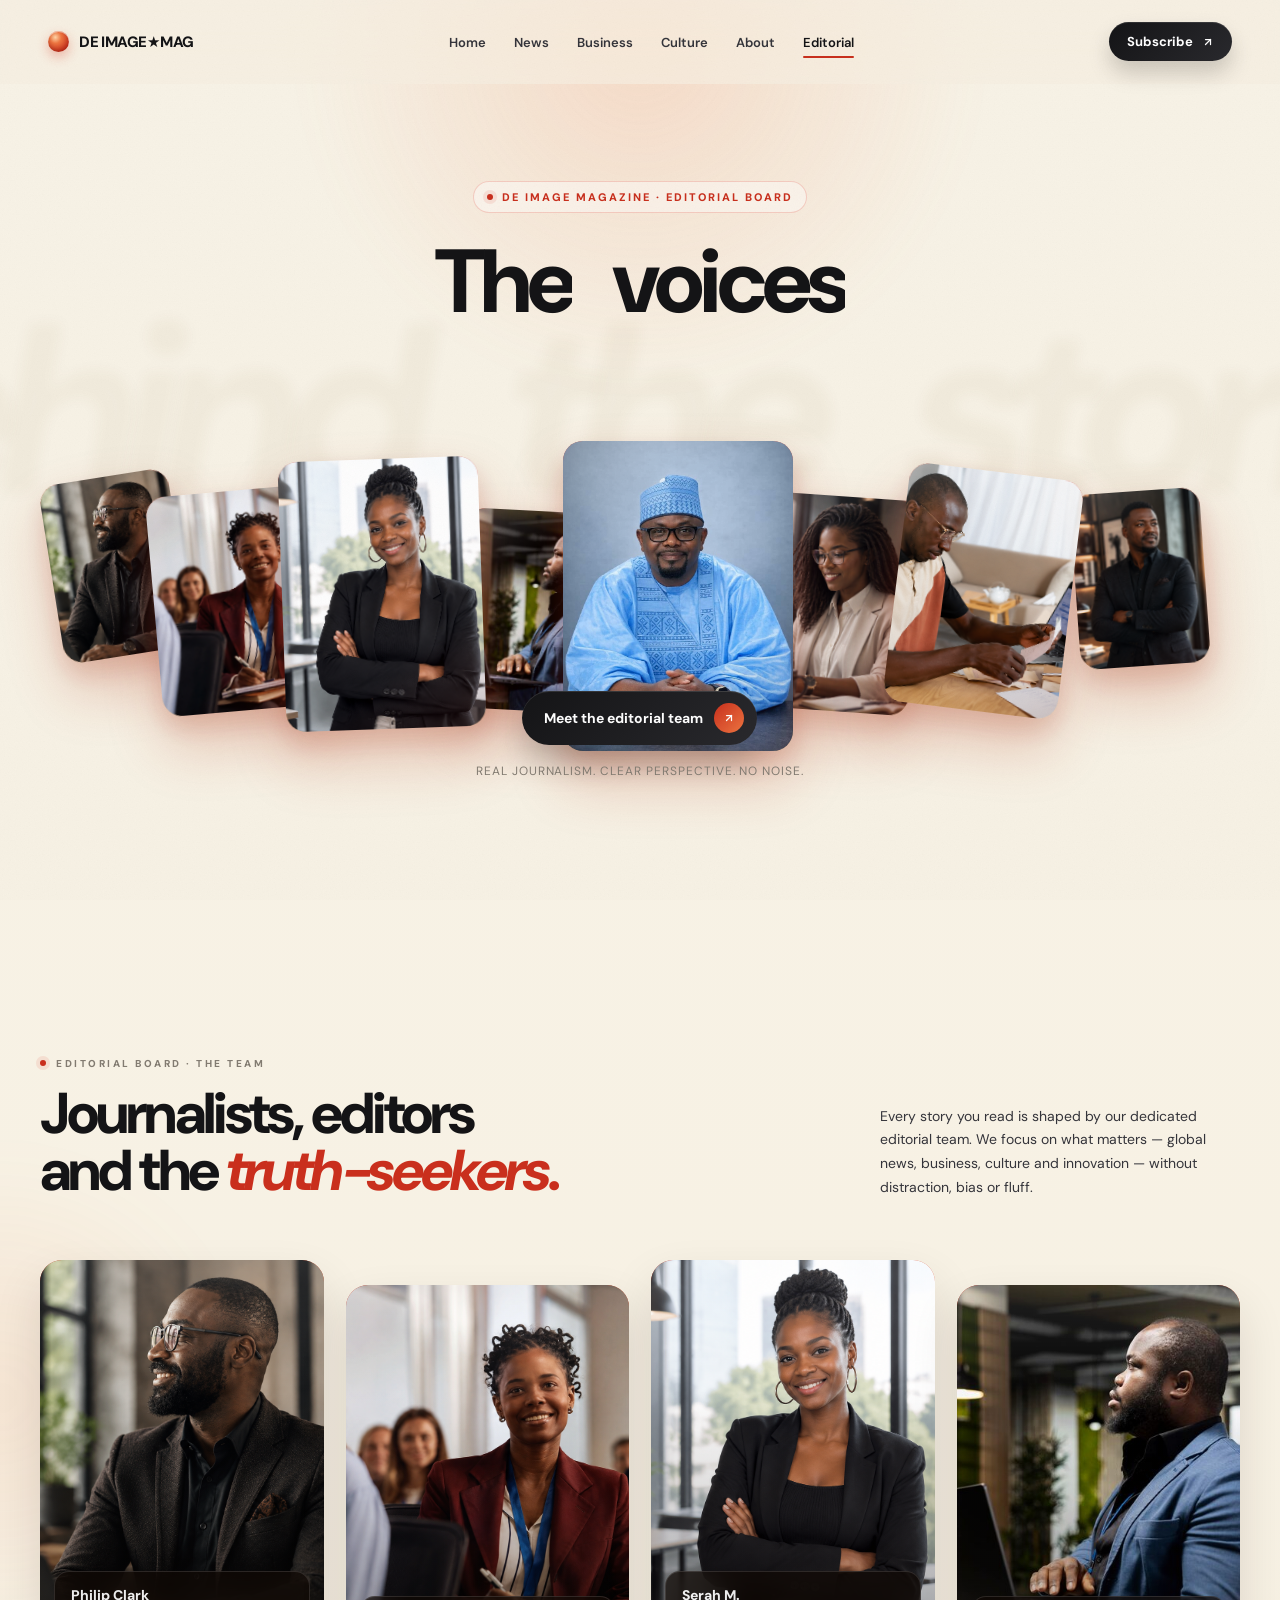
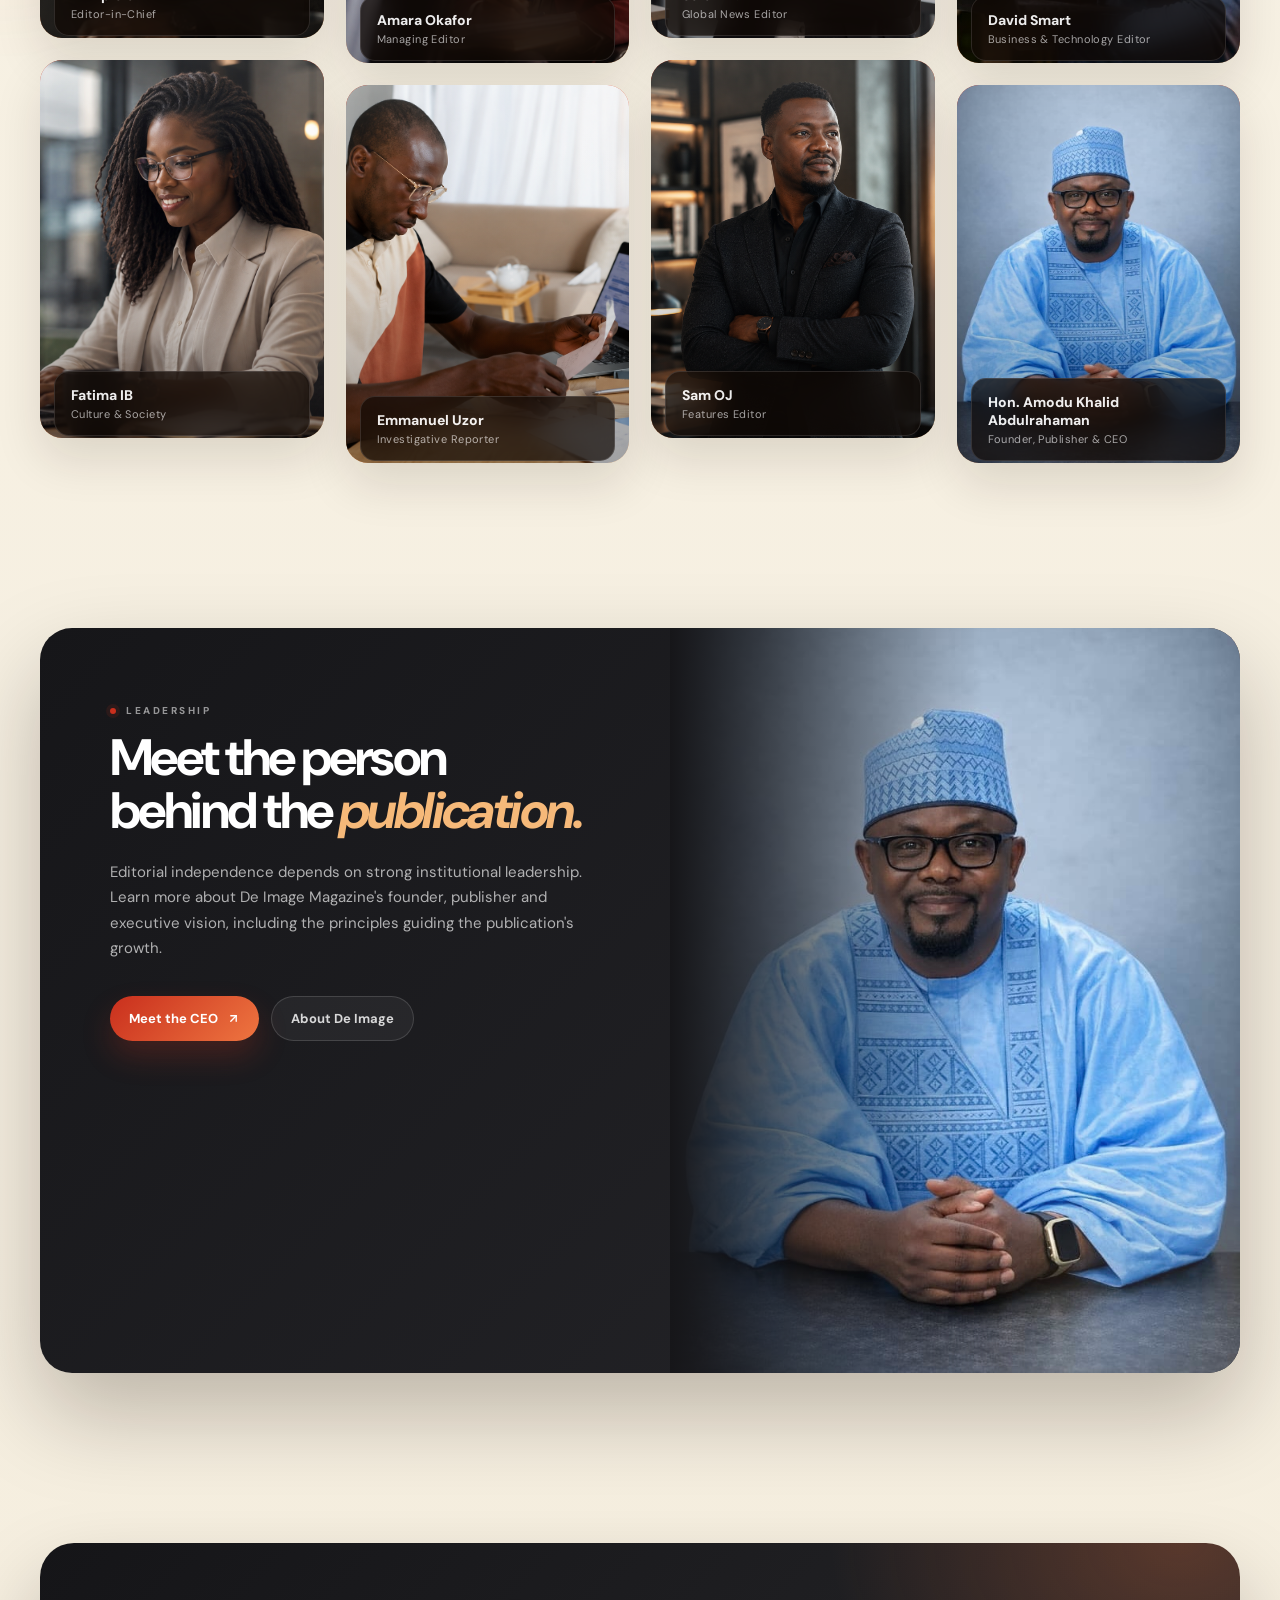
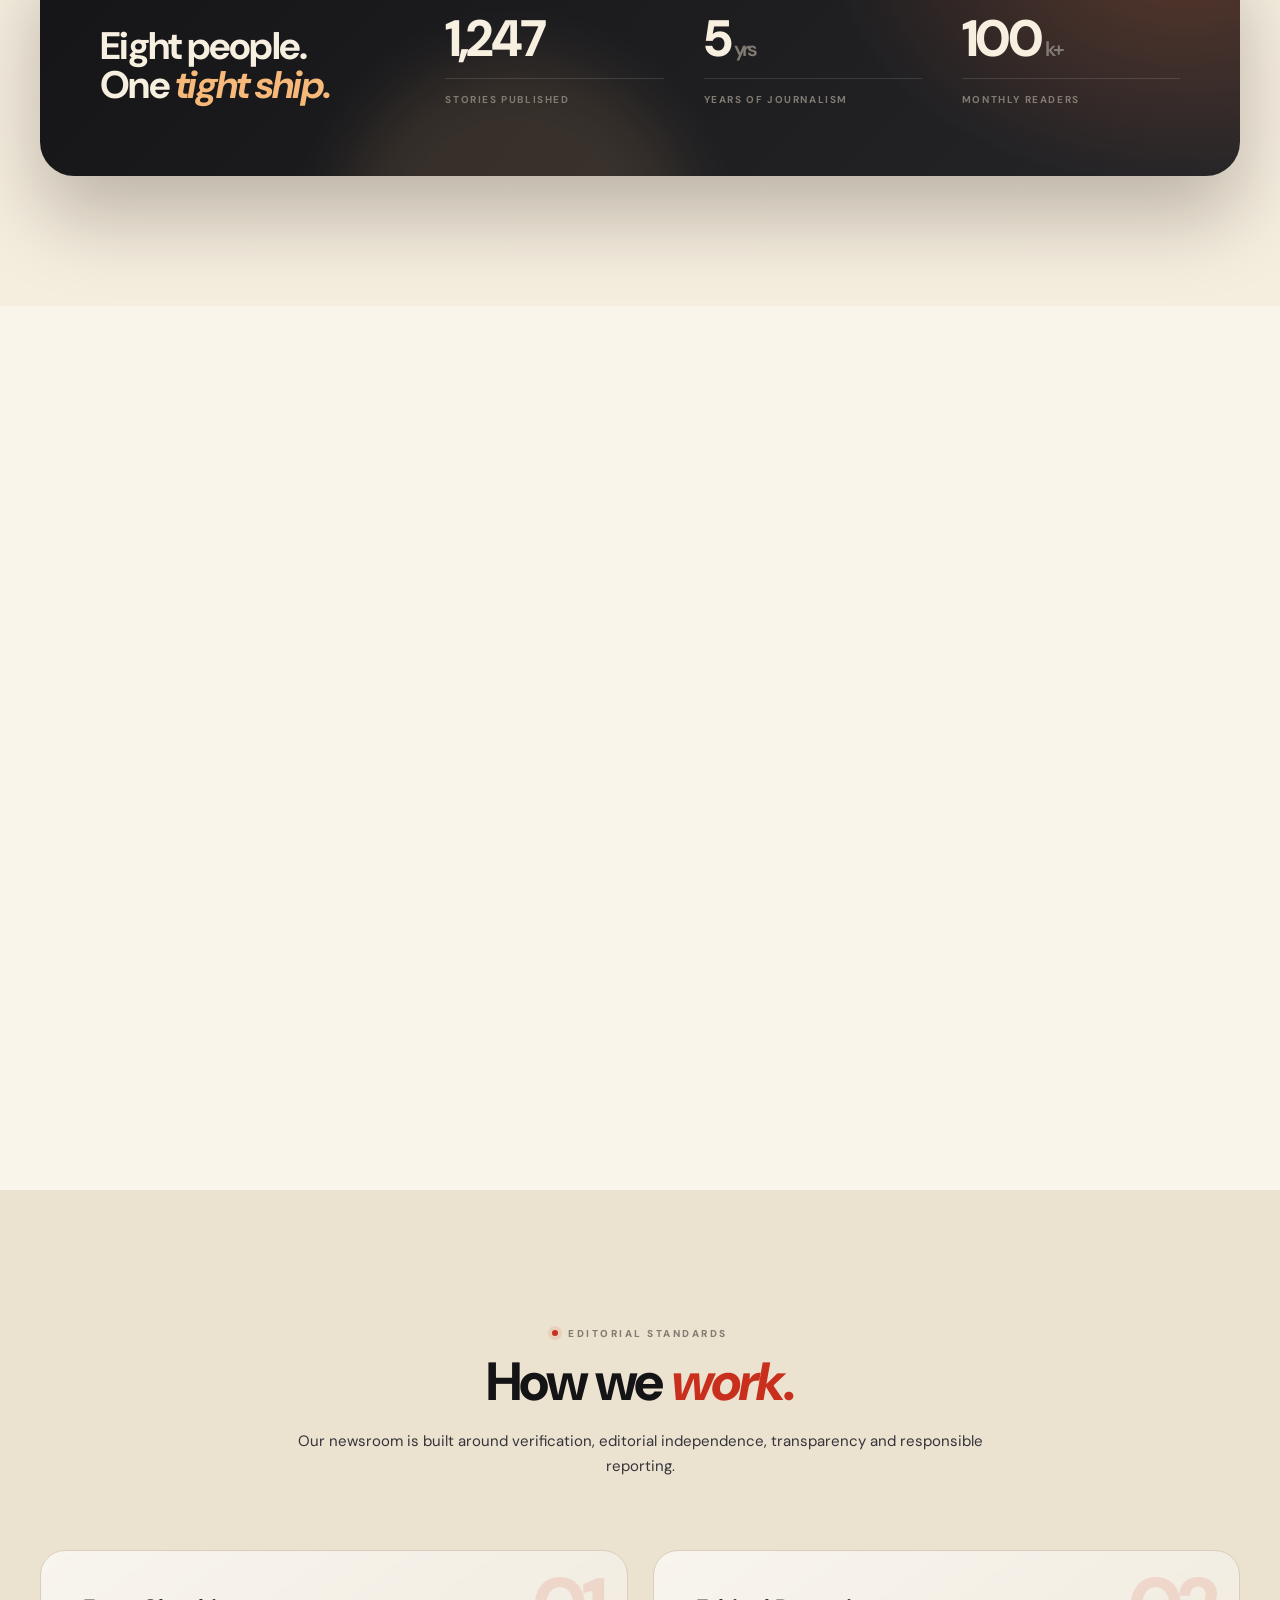
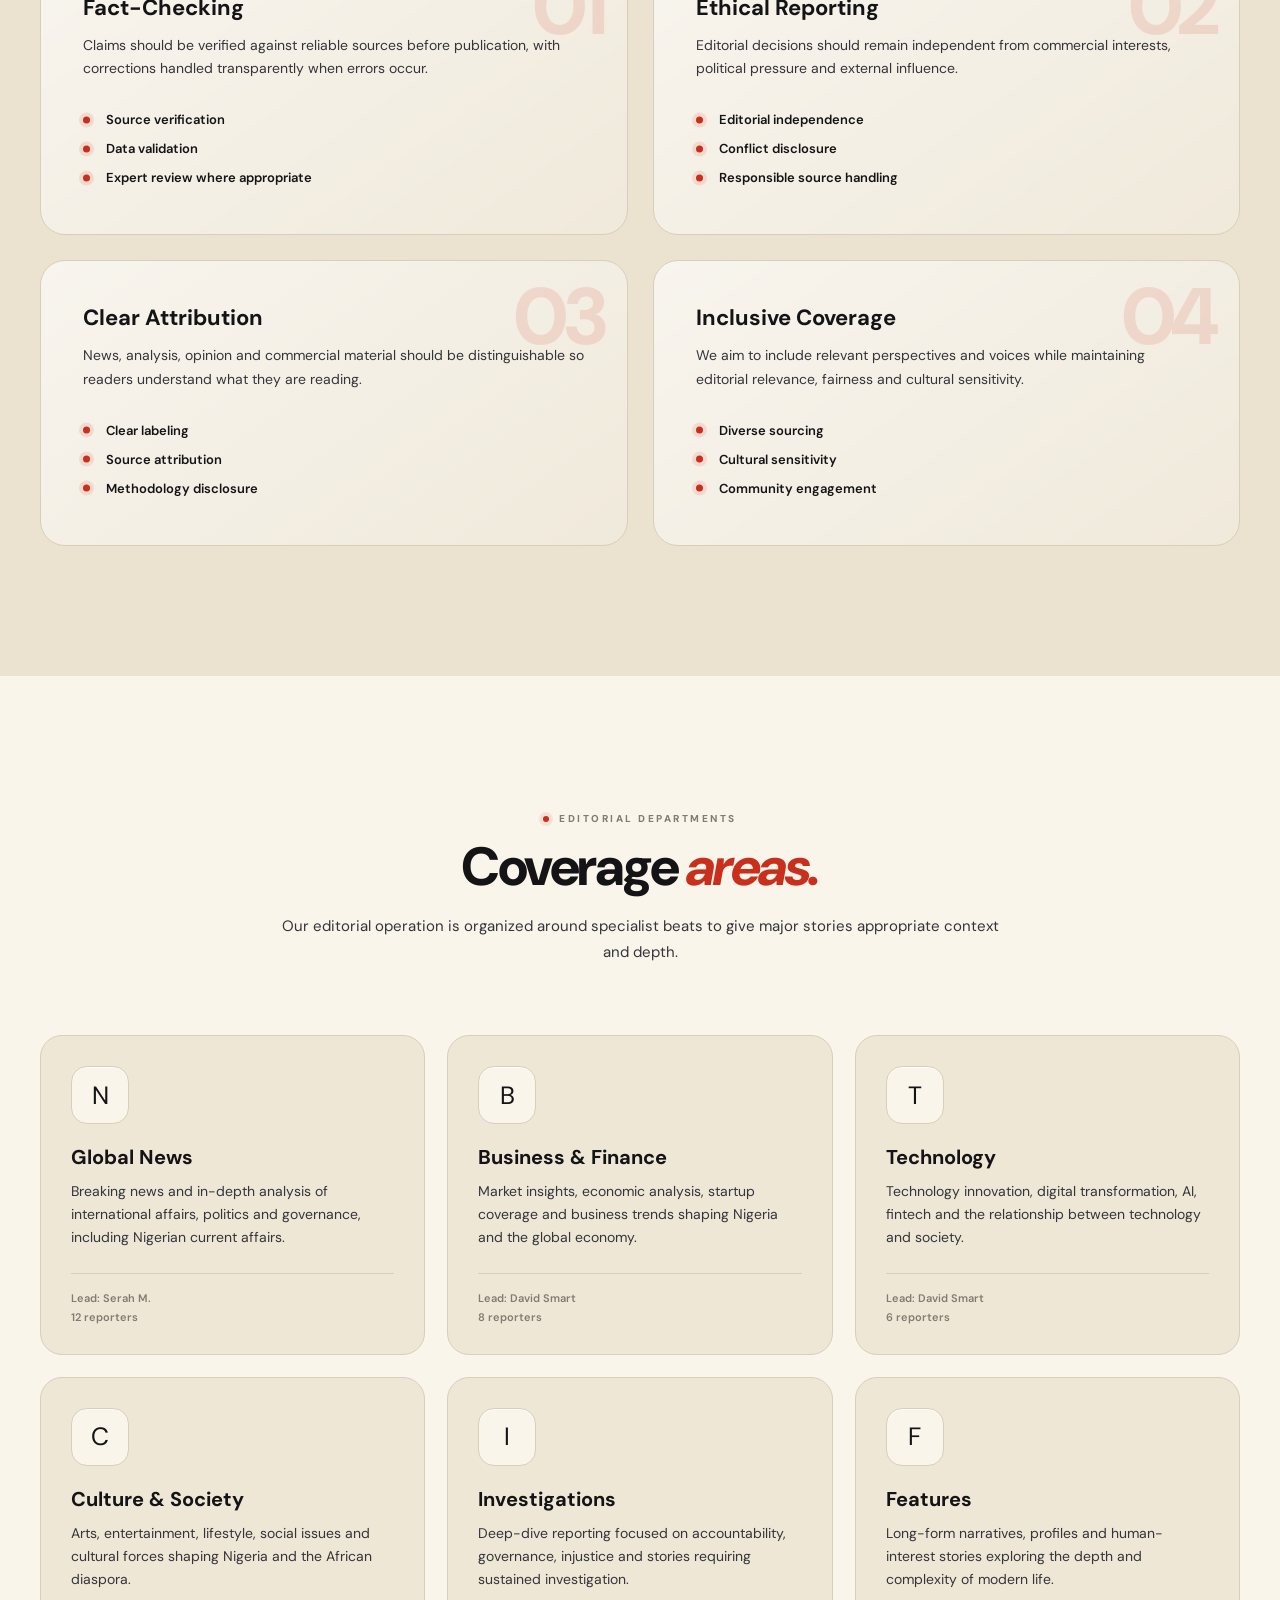
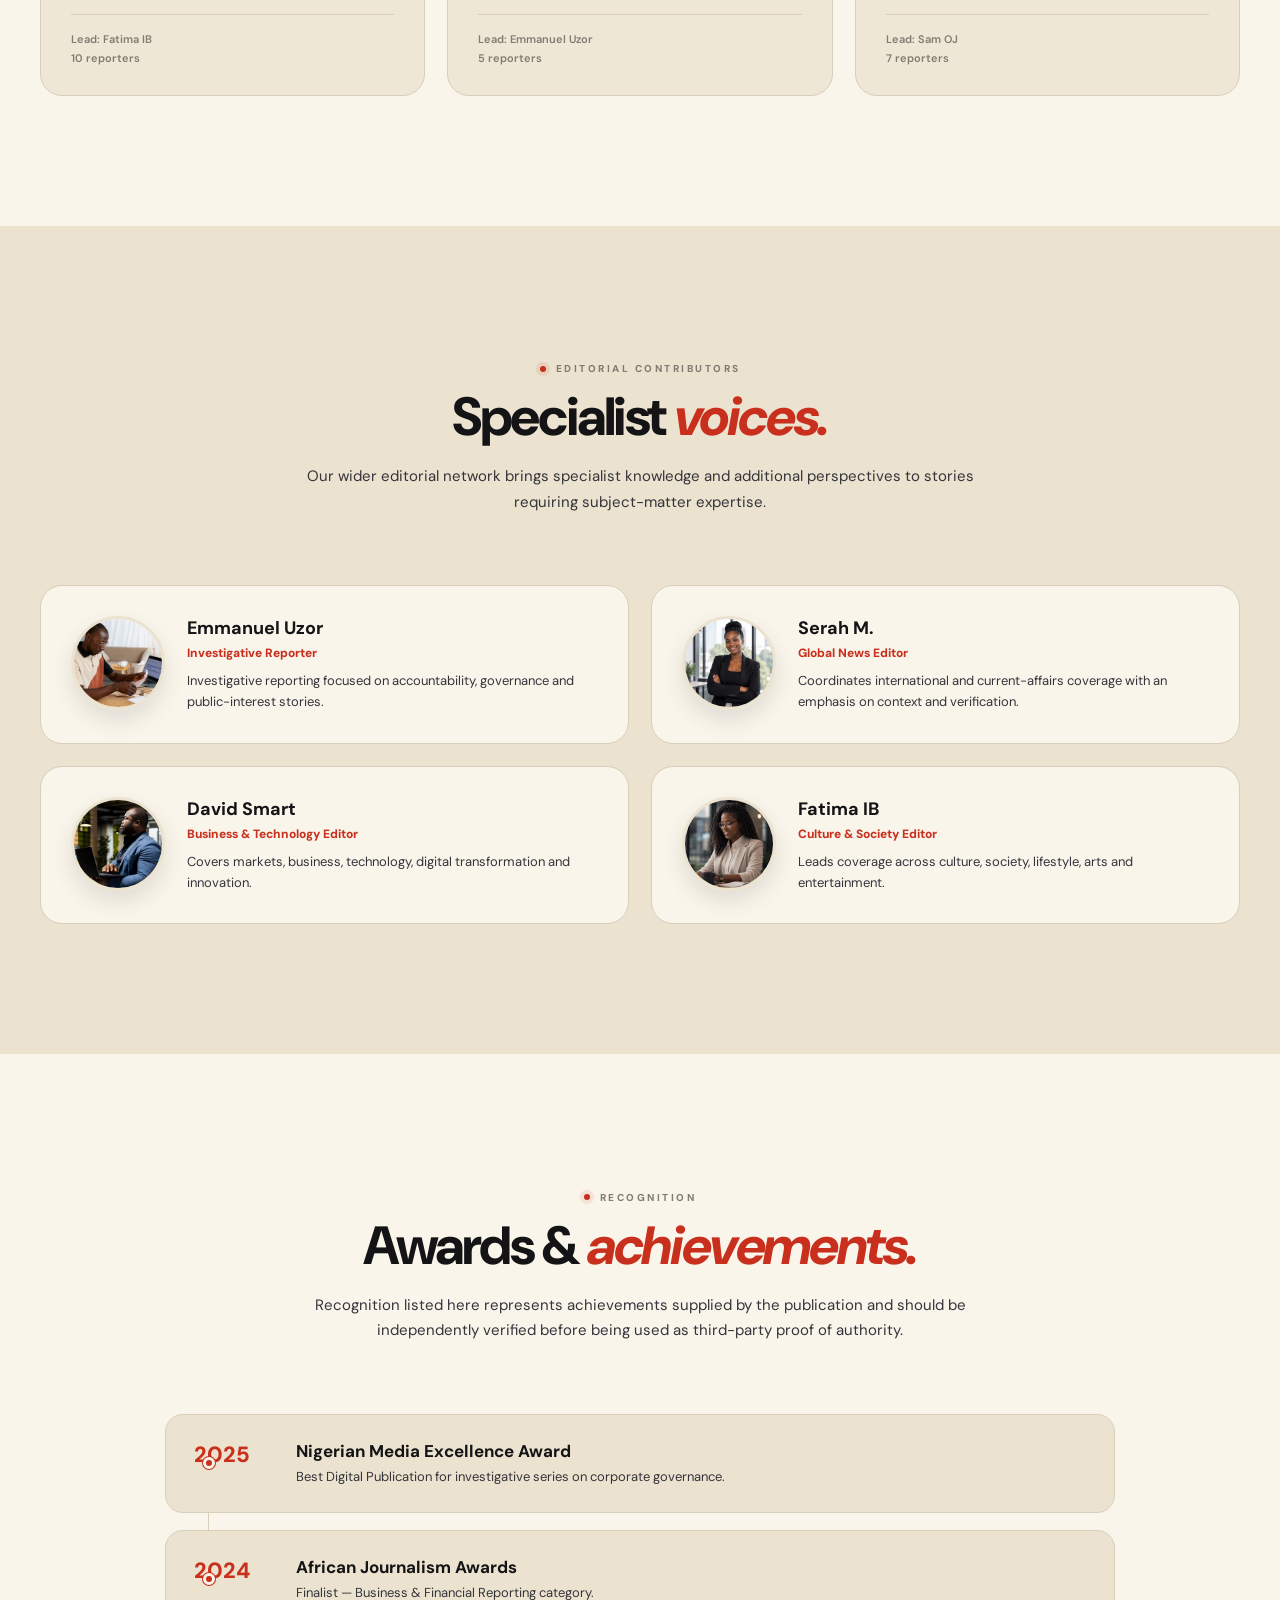
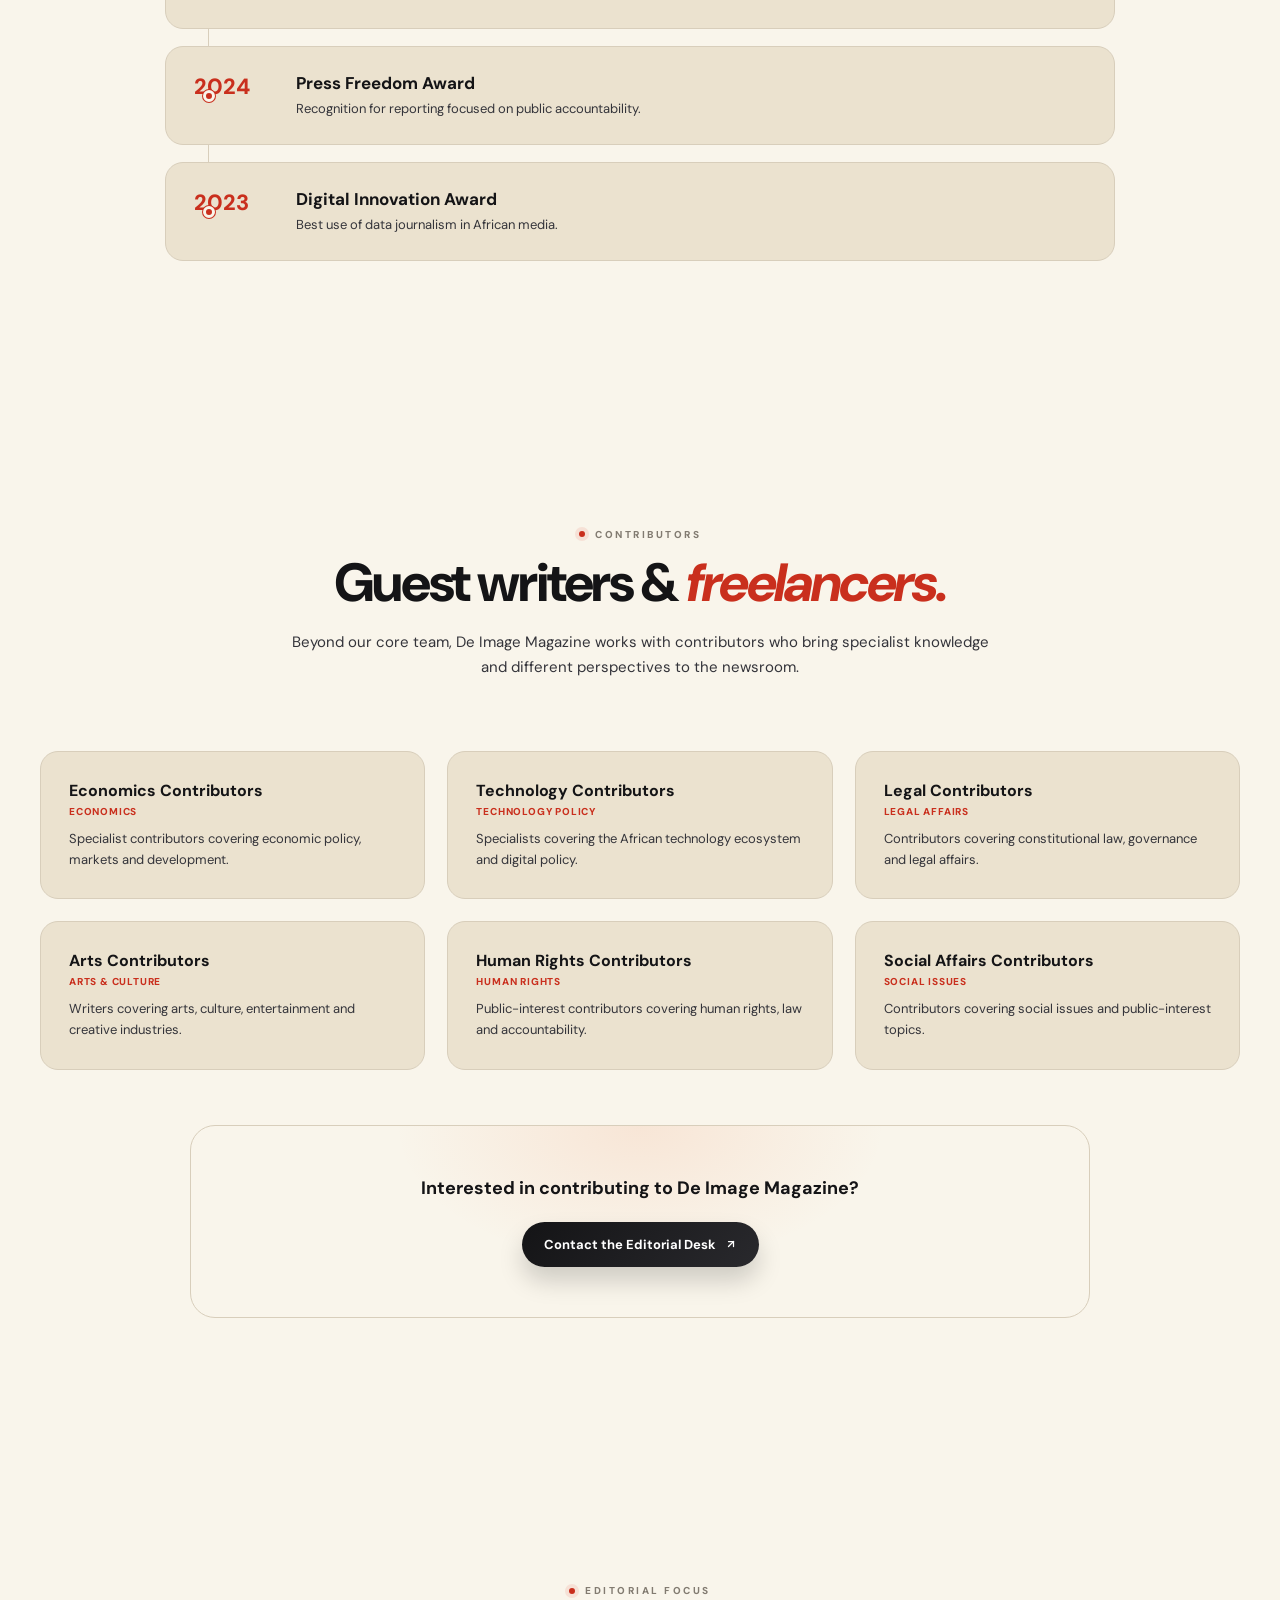
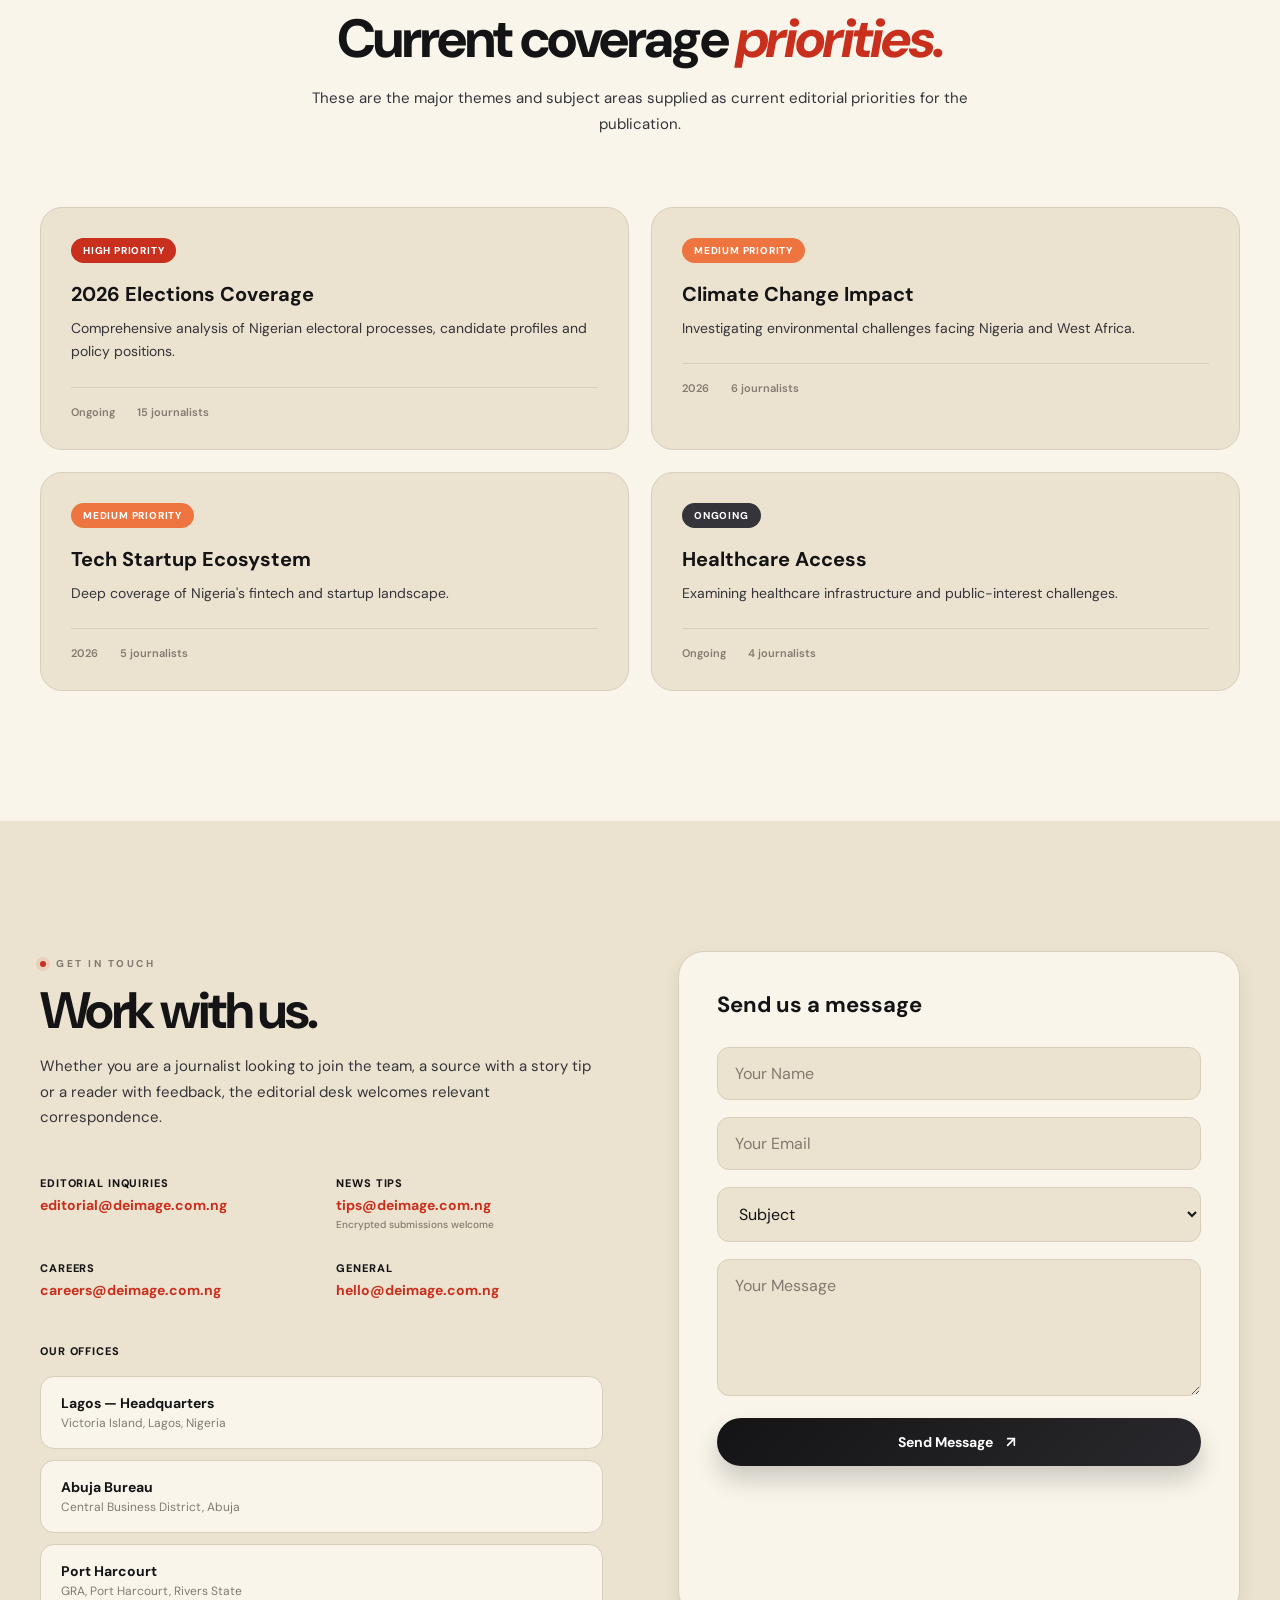
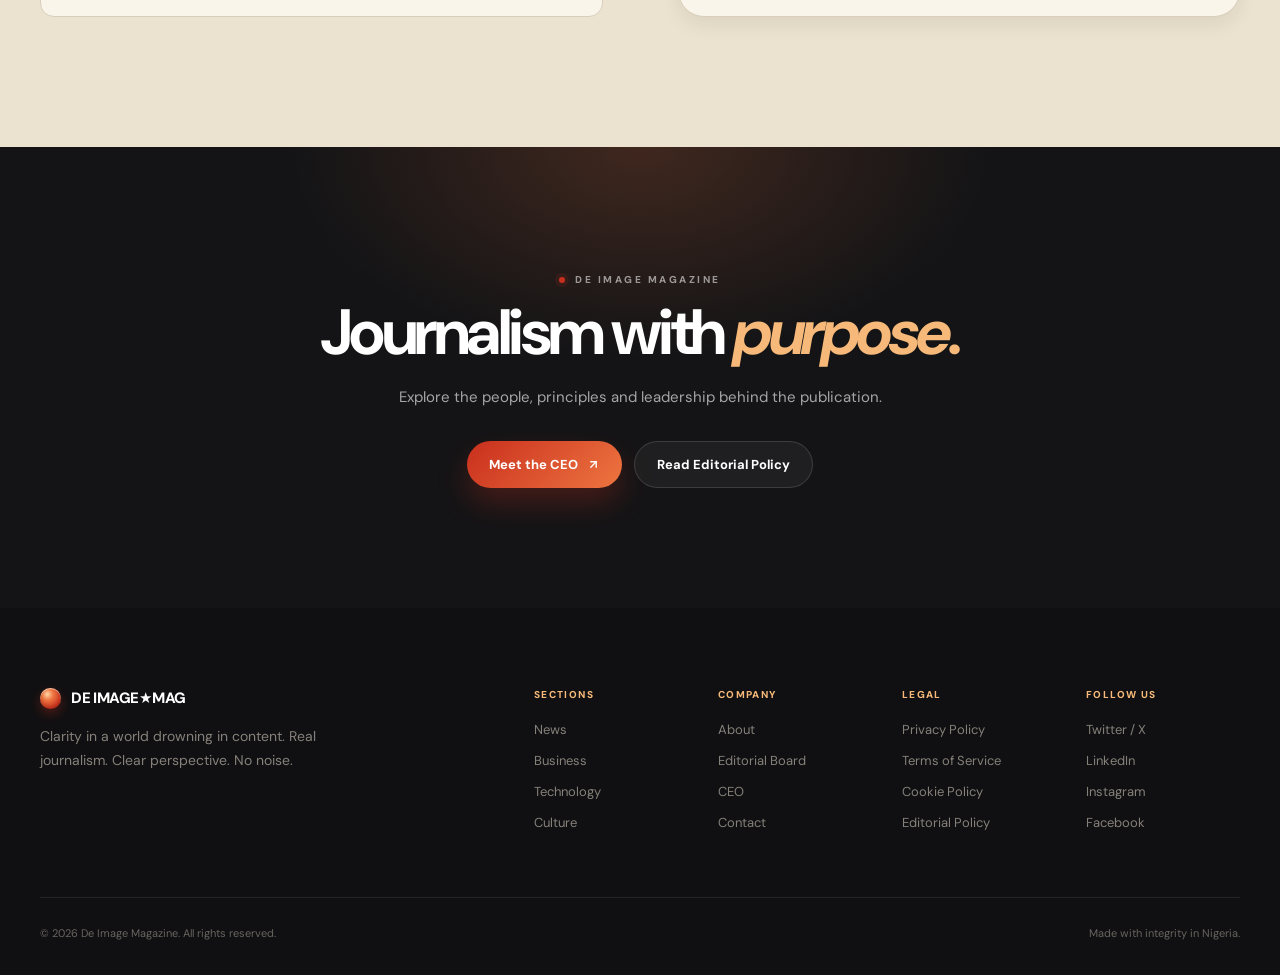
<file: editorial-board/index.html>
<!DOCTYPE html>
<html lang="en">
<head>
  <meta charset="UTF-8">
  <meta name="viewport" content="width=device-width, initial-scale=1.0">
  <title>Editorial Board | De Image Magazine — Journalism, News & Editorial Leadership</title>
  <meta name="description" content="Meet the editorial board behind De Image Magazine. Discover the editors, journalists, contributors and editorial standards shaping our coverage of news, business, technology, culture and society.">
  <meta name="keywords" content="De Image Magazine editorial board, De Image editorial team, Nigerian journalism, Nigerian news editors, editorial leadership, news magazine Nigeria, business journalism, technology journalism, culture journalism">
  <meta name="author" content="De Image Magazine">
  <meta name="publisher" content="De Image Magazine">
  <meta name="robots" content="index, follow, max-image-preview:large, max-snippet:-1, max-video-preview:-1">
  <meta name="googlebot" content="index, follow, max-image-preview:large, max-snippet:-1, max-video-preview:-1">
  <link rel="canonical" href="https://www.deimage.com.ng/editorial-board/">

  <meta property="og:type" content="website">
  <meta property="og:site_name" content="De Image Magazine">
  <meta property="og:locale" content="en_NG">
  <meta property="og:url" content="https://www.deimage.com.ng/editorial-board/">
  <meta property="og:title" content="Editorial Board | De Image Magazine">
  <meta property="og:description" content="Meet the editorial team behind De Image Magazine and learn how our newsroom approaches journalism, accuracy, accountability and clear perspective.">
  <meta property="og:image" content="https://www.deimage.com.ng/assets/editorial-board-og.jpg">
  <meta property="og:image:alt" content="De Image Magazine Editorial Board">

  <meta name="twitter:card" content="summary_large_image">
  <meta name="twitter:title" content="Editorial Board | De Image Magazine">
  <meta name="twitter:description" content="Meet the editorial team behind De Image Magazine. Real journalism. Clear perspective. No noise.">
  <meta name="twitter:image" content="https://www.deimage.com.ng/assets/editorial-board-og.jpg">

  <meta name="theme-color" content="#141416">
  <meta name="color-scheme" content="light">
  <link rel="icon" href="https://www.deimage.com.ng/favicon.ico">

  <link rel="preconnect" href="https://fonts.googleapis.com">
  <link rel="preconnect" href="https://fonts.gstatic.com" crossorigin>
  <link href="https://fonts.googleapis.com/css2?family=DM+Sans:opsz,wght@9..40,400;9..40,500;9..40,600;9..40,700;9..40,800&display=swap" rel="stylesheet">

  <script type="application/ld+json">
  {
    "@context":"https://schema.org",
    "@type":"BreadcrumbList",
    "itemListElement":[
      {"@type":"ListItem","position":1,"name":"Home","item":"https://www.deimage.com.ng/"},
      {"@type":"ListItem","position":2,"name":"Editorial Board","item":"https://www.deimage.com.ng/editorial-board/"}
    ]
  }
  </script>

  <script type="application/ld+json">
  {
    "@context":"https://schema.org",
    "@type":"Organization",
    "@id":"https://www.deimage.com.ng/#organization",
    "name":"De Image Magazine",
    "url":"https://www.deimage.com.ng/",
    "logo":{"@type":"ImageObject","url":"https://www.deimage.com.ng/assets/logo.png"},
    "description":"De Image Magazine is a digital media publication covering news, business, technology, culture and society.",
    "foundingDate":"2026",
    "areaServed":"Global",
    "knowsAbout":["Journalism","News","Business","Technology","Culture","Society","Global Affairs"]
  }
  </script>

  <script type="application/ld+json">
  {
    "@context":"https://schema.org",
    "@type":"ProfilePage",
    "@id":"https://www.deimage.com.ng/editorial-board/#profilepage",
    "url":"https://www.deimage.com.ng/editorial-board/",
    "name":"Editorial Board | De Image Magazine",
    "description":"Editorial leadership and newsroom information for De Image Magazine.",
    "isPartOf":{"@id":"https://www.deimage.com.ng/#website"},
    "about":{"@id":"https://www.deimage.com.ng/#organization"}
  }
  </script>

  <script type="application/ld+json">
  {
    "@context":"https://schema.org",
    "@type":"WebSite",
    "@id":"https://www.deimage.com.ng/#website",
    "url":"https://www.deimage.com.ng/",
    "name":"De Image Magazine",
    "publisher":{"@id":"https://www.deimage.com.ng/#organization"},
    "inLanguage":"en-NG"
  }
  </script>

  <style>
    *,*::before,*::after{margin:0;padding:0;box-sizing:border-box}
    :root{
      --bg:#f5efe2;--bg-soft:#f9f5eb;--bg-2:#ebe2cf;--bg-3:#e4d7bd;
      --ink:#141416;--ink-2:#202024;--ink-soft:#34343a;
      --muted:#827b71;--muted-2:#a49b8d;--line:#d8cebb;
      --orange-1:#c92f1d;--orange-2:#df4826;--orange-3:#ee7540;--orange-4:#f6b979;
      --orange-soft:rgba(217,53,31,.12);--white:#fffdf7;
      --shadow-sm:0 8px 20px rgba(37,19,7,.07);
      --shadow-md:0 22px 48px rgba(37,19,7,.12);
      --shadow-lg:0 40px 90px rgba(37,19,7,.18);
      --ease:cubic-bezier(.6,0,.2,1);
    }
    html{scroll-behavior:smooth;background:var(--bg)}
    body{
      background:radial-gradient(1000px 600px at 50% -10%,rgba(255,255,255,.7),transparent 65%),linear-gradient(180deg,#f8f3e7 0%,#f3ead8 50%,#eadfc8 100%);
      color:var(--ink);font-family:"DM Sans",system-ui,sans-serif;overflow-x:hidden;
      -webkit-font-smoothing:antialiased;text-rendering:optimizeLegibility;
    }
    a{color:inherit} button,input,select,textarea{font:inherit} img{max-width:100%}
    ::selection{background:var(--orange-1);color:white}
    .grain{position:fixed;inset:0;pointer-events:none;z-index:200;opacity:.045;mix-blend-mode:multiply;background-image:url("data:image/svg+xml;utf8,<svg xmlns='http://www.w3.org/2000/svg' width='220' height='220'><filter id='n'><feTurbulence type='fractalNoise' baseFrequency='0.85' numOctaves='2' stitchTiles='stitch'/><feColorMatrix values='0 0 0 0 0.1 0 0 0 0 0.1 0 0 0 0 0.1 0 0 0 0.6 0'/></filter><rect width='100%' height='100%' filter='url(%23n)'/></svg>")}
    .scroll-progress{position:fixed;top:0;left:0;width:0;height:3px;z-index:300;background:linear-gradient(90deg,var(--orange-1),var(--orange-3),var(--orange-4));box-shadow:0 0 14px rgba(217,53,31,.4)}
    .nav{position:fixed;top:0;left:0;right:0;z-index:100;padding:22px 48px;display:flex;align-items:center;justify-content:space-between;gap:30px;background:rgba(245,239,226,.72);backdrop-filter:blur(20px) saturate(130%);-webkit-backdrop-filter:blur(20px) saturate(130%);border-bottom:1px solid transparent;transition:padding .45s var(--ease),background .45s ease,border-color .45s ease,box-shadow .45s ease}
    .nav.scrolled{padding:15px 48px;background:rgba(245,239,226,.92);border-bottom-color:var(--line);box-shadow:0 12px 35px rgba(20,8,0,.07)}
    .logo{display:inline-flex;align-items:center;gap:10px;font-size:15px;font-weight:800;letter-spacing:-.025em;text-decoration:none;white-space:nowrap}
    .logo-dot{width:21px;height:21px;border-radius:50%;flex:0 0 auto;background:radial-gradient(circle at 35% 30%,#ffd4a5 0%,var(--orange-3) 30%,var(--orange-1) 75%);box-shadow:0 5px 12px rgba(217,53,31,.32),inset 0 1px 0 rgba(255,255,255,.5),inset 0 -2px 4px rgba(90,15,0,.25)}
    .nav-links{list-style:none;display:flex;align-items:center;gap:28px}
    .nav-links a{position:relative;color:var(--ink-soft);text-decoration:none;font-size:13px;font-weight:600;transition:color .3s ease}
    .nav-links a::after{content:"";position:absolute;left:0;bottom:-7px;width:0;height:2px;border-radius:999px;background:var(--orange-1);transition:width .45s var(--ease)}
    .nav-links a:hover,.nav-links a.active{color:var(--ink)}
    .nav-links a:hover::after,.nav-links a.active::after{width:100%}
    .nav-cta,.cta-button,.submit-btn{border:0;cursor:pointer}
    .nav-cta{display:inline-flex;align-items:center;justify-content:center;gap:9px;padding:11px 18px;background:linear-gradient(135deg,var(--ink),#29292d);color:white;text-decoration:none;border-radius:999px;font-size:13px;font-weight:700;box-shadow:0 12px 22px rgba(0,0,0,.18),inset 0 1px 0 rgba(255,255,255,.1);transition:transform .35s var(--ease),box-shadow .35s ease}
    .nav-cta:hover{transform:translateY(-3px);box-shadow:0 18px 30px rgba(0,0,0,.23),inset 0 1px 0 rgba(255,255,255,.12)}

    .hero{position:relative;min-height:100vh;padding:150px 32px 90px;display:flex;flex-direction:column;align-items:center;justify-content:center;isolation:isolate;overflow:hidden}
    .hero::before{content:"";position:absolute;width:700px;height:700px;border-radius:50%;top:-300px;left:50%;transform:translateX(-50%);background:radial-gradient(circle,rgba(238,117,64,.18),transparent 68%);filter:blur(20px);animation:heroGlow 8s ease-in-out infinite alternate;z-index:-1}
    @keyframes heroGlow{from{transform:translateX(-50%) scale(.9);opacity:.65}to{transform:translateX(-50%) scale(1.1);opacity:1}}
    .hero-kicker{display:inline-flex;align-items:center;gap:9px;padding:8px 13px;margin-bottom:26px;border:1px solid rgba(217,53,31,.2);background:rgba(255,255,255,.42);backdrop-filter:blur(10px);border-radius:999px;color:var(--orange-1);font-size:11px;font-weight:800;letter-spacing:.18em;text-transform:uppercase;animation:fadeUp .8s .05s both var(--ease)}
    .hero-kicker::before{content:"";width:6px;height:6px;border-radius:50%;background:var(--orange-1);box-shadow:0 0 0 4px rgba(217,53,31,.1)}
    .small-team{position:relative;z-index:4;font-size:clamp(46px,7vw,94px);line-height:.96;letter-spacing:-.055em;font-weight:800;text-align:center}
    .small-team .word{display:inline-block;overflow:hidden;vertical-align:top}
    .small-team .word>span{display:inline-block;transform:translateY(110%);animation:wordReveal 1s .25s var(--ease) forwards}
    .small-team .word:nth-child(3)>span{animation-delay:.34s}
    @keyframes wordReveal{to{transform:translateY(0)}}
    .big-results-wrap{width:100%;margin-top:-18px;display:flex;justify-content:center;position:relative;z-index:1}
    .big-results{font-size:clamp(88px,19vw,280px);line-height:.82;letter-spacing:-.075em;font-weight:800;font-style:italic;white-space:nowrap;user-select:none;color:transparent;background:linear-gradient(135deg,rgba(197,191,174,.95),rgba(221,207,180,.45));-webkit-background-clip:text;background-clip:text;text-shadow:0 4px 14px rgba(100,80,30,.04)}
    .big-results .letter{display:inline-block;transform:translateY(50px);opacity:0;animation:letterReveal .9s var(--ease) forwards}
    .big-results .letter:nth-child(1){animation-delay:.25s}.big-results .letter:nth-child(2){animation-delay:.28s}.big-results .letter:nth-child(3){animation-delay:.31s}.big-results .letter:nth-child(4){animation-delay:.34s}.big-results .letter:nth-child(5){animation-delay:.37s}.big-results .letter:nth-child(6){animation-delay:.4s}.big-results .letter:nth-child(8){animation-delay:.43s}.big-results .letter:nth-child(9){animation-delay:.46s}.big-results .letter:nth-child(10){animation-delay:.49s}.big-results .letter:nth-child(12){animation-delay:.52s}.big-results .letter:nth-child(13){animation-delay:.55s}.big-results .letter:nth-child(14){animation-delay:.58s}.big-results .letter:nth-child(15){animation-delay:.61s}.big-results .letter:nth-child(16){animation-delay:.64s}.big-results .letter:nth-child(17){animation-delay:.67s}.big-results .letter:nth-child(18){animation-delay:.7s}
    @keyframes letterReveal{to{transform:translateY(0);opacity:1}}

    .cards-row{position:absolute;left:0;right:0;top:49%;height:330px;z-index:3;pointer-events:none}
    .cards-row>*{pointer-events:auto}
    .card{position:absolute;overflow:hidden;border-radius:20px;background:linear-gradient(180deg,var(--orange-1),var(--orange-3),var(--orange-4));box-shadow:0 30px 55px rgba(180,50,20,.25),0 12px 24px rgba(140,40,10,.16),inset 0 1px 0 rgba(255,255,255,.35);cursor:pointer;opacity:0;animation:cardIn 1s var(--ease) forwards;will-change:transform;transition:box-shadow .5s var(--ease),filter .5s ease}
    .card::after{content:"";position:absolute;inset:0;z-index:2;pointer-events:none;background:linear-gradient(145deg,rgba(255,255,255,.22),transparent 30%,transparent 70%,rgba(80,15,0,.2))}
    .card:hover{filter:saturate(1.08);box-shadow:0 45px 75px rgba(180,50,20,.35),0 18px 35px rgba(140,40,10,.2),inset 0 1px 0 rgba(255,255,255,.4)}
    .card img{width:100%;height:100%;object-fit:cover;object-position:center top;display:block;transition:transform .8s var(--ease)}
    .card:hover img{transform:scale(1.07)}
    @keyframes cardIn{from{opacity:0;transform:translateY(60px) scale(.94)}to{opacity:1}}
    .card-1{width:130px;height:180px;left:4%;top:35px;z-index:1;animation-delay:.15s;transform:rotate(-9deg)}
    .card-2{width:160px;height:220px;left:12%;top:50px;z-index:2;animation-delay:.22s;transform:rotate(-5deg)}
    .card-3{width:200px;height:270px;left:22%;top:18px;z-index:4;animation-delay:.29s;transform:rotate(-2deg)}
    .card-4{width:150px;height:200px;left:36%;top:70px;z-index:3;animation-delay:.36s;transform:rotate(3deg)}
    .card-5{width:230px;height:310px;left:44%;top:0;z-index:5;animation-delay:.43s;transform:rotate(0)}
    .card-6{width:160px;height:215px;left:59%;top:55px;z-index:3;animation-delay:.5s;transform:rotate(4deg)}
    .card-7{width:175px;height:240px;left:70%;top:30px;z-index:4;animation-delay:.57s;transform:rotate(7deg)}
    .card-8{width:130px;height:175px;left:84%;top:50px;z-index:2;animation-delay:.64s;transform:rotate(-4deg)}
    .subline{position:relative;z-index:5;margin-top:185px;text-align:center;animation:fadeUp .9s .8s both var(--ease)}
    .arrow-pill{display:inline-flex;align-items:center;gap:11px;padding:12px 13px 12px 22px;border:0;border-radius:999px;background:linear-gradient(135deg,var(--ink),#29292d);color:white;font-size:14px;font-weight:700;cursor:pointer;box-shadow:0 18px 30px rgba(0,0,0,.2),inset 0 1px 0 rgba(255,255,255,.12);text-decoration:none;transition:transform .4s var(--ease),box-shadow .4s ease}
    .arrow-pill:hover{transform:translateY(-4px);box-shadow:0 24px 38px rgba(0,0,0,.24)}
    .arrow-pill .ar{width:30px;height:30px;border-radius:50%;display:inline-flex;align-items:center;justify-content:center;background:linear-gradient(135deg,var(--orange-1),var(--orange-3));transition:transform .4s var(--ease)}
    .arrow-pill:hover .ar{transform:rotate(45deg)}
    .subline-text{margin-top:18px;color:var(--muted);font-size:12px;letter-spacing:.08em;text-transform:uppercase}

    .section-header{max-width:720px;margin:0 auto 70px;text-align:center}
    .eyebrow{display:inline-flex;align-items:center;gap:10px;margin-bottom:15px;color:var(--muted);font-size:10px;font-weight:800;letter-spacing:.25em;text-transform:uppercase}
    .eyebrow::before{content:"";width:6px;height:6px;border-radius:50%;background:var(--orange-1);box-shadow:0 0 0 4px rgba(217,53,31,.1)}
    .section-header h2{font-size:clamp(35px,4.2vw,58px);line-height:1.04;letter-spacing:-.045em;font-weight:800;margin-bottom:18px}
    .section-header h2 em,.team-head h2 em,.leadership-copy h2 em,.stats h3 em,.final-cta h2 em{color:var(--orange-1);font-style:italic}
    .section-header p{color:var(--ink-soft);font-size:15px;line-height:1.7}
    .reveal{opacity:0;transform:translateY(35px);transition:opacity .9s var(--ease),transform .9s var(--ease)}
    .reveal.visible{opacity:1;transform:translateY(0)}

    .team-section{padding:150px 40px 100px;position:relative}
    .team-section::before{content:"";position:absolute;width:500px;height:500px;left:-250px;top:20%;border-radius:50%;background:radial-gradient(circle,rgba(238,117,64,.11),transparent 68%);filter:blur(30px);pointer-events:none}
    .team-head{max-width:1280px;margin:0 auto 60px;display:flex;align-items:flex-end;justify-content:space-between;gap:50px}
    .team-head h2{max-width:650px;font-size:clamp(36px,4.5vw,65px);line-height:1;letter-spacing:-.05em;font-weight:800}
    .team-head p{max-width:360px;color:var(--ink-soft);font-size:14px;line-height:1.7}
    .team-grid{max-width:1280px;margin:0 auto;display:grid;grid-template-columns:repeat(4,1fr);gap:22px}
    .t-card{position:relative;aspect-ratio:3/4;overflow:hidden;border-radius:22px;background:linear-gradient(160deg,var(--orange-1),var(--orange-3),var(--orange-4));box-shadow:var(--shadow-md);cursor:pointer;transition:transform .6s var(--ease),box-shadow .6s var(--ease)}
    .t-card:nth-child(even){transform:translateY(25px)}
    .t-card:hover{transform:translateY(-9px) rotate(-.6deg);box-shadow:var(--shadow-lg)}
    .t-card:nth-child(even):hover{transform:translateY(16px) rotate(.6deg)}
    .t-card::before{content:"";position:absolute;inset:0;z-index:1;background:linear-gradient(180deg,rgba(255,255,255,.12),transparent 35%,rgba(10,5,0,.32))}
    .t-card img{width:100%;height:100%;object-fit:cover;object-position:center top;display:block;transition:transform .8s var(--ease),filter .6s ease}
    .t-card:hover img{transform:scale(1.06);filter:saturate(1.08)}
    .t-meta{position:absolute;left:14px;right:14px;bottom:14px;z-index:3;padding:14px 16px;border-radius:15px;background:rgba(18,10,6,.76);border:1px solid rgba(255,255,255,.13);backdrop-filter:blur(14px);-webkit-backdrop-filter:blur(14px);color:white;transform:translateY(12px);opacity:.92;transition:transform .45s var(--ease),opacity .45s ease}
    .t-card:hover .t-meta{transform:translateY(0);opacity:1}
    .t-meta .nm{font-size:14px;font-weight:800}.t-meta .rl{margin-top:3px;color:rgba(255,255,255,.68);font-size:11px;letter-spacing:.04em}

    .leadership{padding:90px 40px 120px}
    .leadership-card{max-width:1280px;margin:0 auto;display:grid;grid-template-columns:1.05fr .95fr;overflow:hidden;border-radius:32px;background:radial-gradient(500px 400px at 100% 0%,rgba(238,117,64,.2),transparent 70%),linear-gradient(135deg,#161619,#252529);color:white;box-shadow:0 40px 90px rgba(20,8,0,.25);position:relative}
    .leadership-card::after{content:"";position:absolute;width:350px;height:350px;right:-100px;bottom:-160px;border-radius:50%;background:rgba(246,185,121,.12);filter:blur(30px)}
    .leadership-copy{padding:70px;position:relative;z-index:2}
    .leadership-copy .eyebrow{color:rgba(255,255,255,.55)}
    .leadership-copy h2{max-width:600px;font-size:clamp(34px,4vw,58px);line-height:1.03;letter-spacing:-.05em;margin-bottom:22px}
    .leadership-copy h2 em{color:var(--orange-4)}
    .leadership-copy p{max-width:560px;color:rgba(255,255,255,.66);line-height:1.7;font-size:15px;margin-bottom:34px}
    .leadership-actions{display:flex;flex-wrap:wrap;gap:12px}
    .leadership-btn{display:inline-flex;align-items:center;gap:9px;padding:13px 19px;border-radius:999px;text-decoration:none;font-size:13px;font-weight:700;transition:transform .35s var(--ease),background .35s ease}
    .leadership-btn.primary{color:white;background:linear-gradient(135deg,var(--orange-1),var(--orange-3));box-shadow:0 15px 30px rgba(217,53,31,.22)}
    .leadership-btn.secondary{color:rgba(255,255,255,.82);border:1px solid rgba(255,255,255,.14);background:rgba(255,255,255,.05)}
    .leadership-btn:hover{transform:translateY(-3px)}
    .leadership-visual{min-height:420px;position:relative;overflow:hidden}
    .leadership-visual::after{content:"";position:absolute;inset:0;background:linear-gradient(90deg,#161619 0%,transparent 55%)}
    .leadership-visual img{width:100%;height:100%;object-fit:cover;object-position:center top;display:block;filter:saturate(.9)}

    .stats{padding:50px 40px 130px}
    .stats-inner{max-width:1280px;margin:0 auto;padding:70px 60px;display:grid;grid-template-columns:1.4fr repeat(3,1fr);gap:40px;align-items:end;border-radius:34px;color:#f7efdf;background:radial-gradient(500px 350px at 95% 0%,rgba(238,117,64,.27),transparent 70%),linear-gradient(135deg,#151518,#252528);box-shadow:0 40px 80px rgba(20,8,0,.25);position:relative;overflow:hidden}
    .stats-inner::after{content:"";position:absolute;width:350px;height:350px;left:25%;bottom:-230px;border-radius:50%;background:rgba(246,185,121,.12);filter:blur(30px)}
    .stats h3{position:relative;z-index:1;font-size:clamp(28px,3vw,42px);line-height:1.03;letter-spacing:-.045em}
    .stats h3 em{color:var(--orange-4)}
    .stat-block{position:relative;z-index:2}.stat-block .num{font-size:clamp(42px,4vw,68px);font-weight:800;letter-spacing:-.06em;line-height:1;display:flex;align-items:baseline;gap:4px}.stat-block .num small{color:var(--muted);font-size:.4em;font-weight:600}.stat-block .lbl{margin-top:14px;padding-top:14px;border-top:1px solid rgba(255,255,255,.12);color:var(--muted);font-size:10px;font-weight:700;letter-spacing:.16em;text-transform:uppercase}

    .mission-section{padding:130px 40px;background:var(--bg-soft)}
    .mission-container{max-width:1280px;margin:0 auto;display:grid;grid-template-columns:1.1fr .9fr;gap:90px;align-items:center}
    .mission-content h2{max-width:650px;font-size:clamp(36px,4vw,58px);line-height:1.04;letter-spacing:-.05em;margin-bottom:24px}
    .mission-text{max-width:590px;margin-bottom:45px;color:var(--ink-soft);font-size:16px;line-height:1.75}
    .mission-values{display:flex;flex-direction:column;gap:25px}
    .value-item{display:grid;grid-template-columns:42px 1fr;gap:18px;align-items:start}
    .value-icon{width:42px;height:42px;border-radius:13px;display:flex;align-items:center;justify-content:center;color:white;background:linear-gradient(135deg,var(--orange-1),var(--orange-3));box-shadow:0 10px 22px rgba(217,53,31,.2)}
    .value-item h4{font-size:17px;margin-bottom:4px}.value-item p{color:var(--muted);font-size:13px;line-height:1.5}
    .visual-card{position:relative;overflow:hidden;border-radius:28px;box-shadow:var(--shadow-lg);transform:rotate(1.5deg);transition:transform .6s var(--ease)}
    .visual-card:hover{transform:rotate(0) translateY(-7px)}
    .visual-card img{width:100%;aspect-ratio:4/5;object-fit:cover;object-position:center top;display:block}
    .visual-overlay{position:absolute;left:0;right:0;bottom:0;padding:40px 30px 30px;color:white;background:linear-gradient(to top,rgba(15,10,6,.92),transparent)}
    .visual-overlay blockquote{font-size:17px;font-style:italic;line-height:1.55;margin-bottom:10px}.visual-overlay cite{color:var(--orange-4);font-size:10px;font-weight:800;letter-spacing:.1em;text-transform:uppercase;font-style:normal}

    .standards-section,.advisory-section{padding:130px 40px;background:var(--bg-2)}
    .standards-grid{max-width:1280px;margin:0 auto;display:grid;grid-template-columns:repeat(2,1fr);gap:25px}
    .standard-card{position:relative;overflow:hidden;padding:42px;background:linear-gradient(145deg,rgba(255,255,255,.65),rgba(255,255,255,.25));border:1px solid var(--line);border-radius:25px;transition:transform .5s var(--ease),box-shadow .5s ease,border-color .5s ease}
    .standard-card:hover{transform:translateY(-7px);border-color:rgba(217,53,31,.3);box-shadow:var(--shadow-md)}
    .standard-number{position:absolute;right:25px;top:16px;color:var(--orange-1);opacity:.12;font-size:80px;line-height:1;font-weight:800;letter-spacing:-.08em}
    .standard-card h3{position:relative;z-index:1;font-size:22px;margin-bottom:12px}.standard-card>p{position:relative;z-index:1;color:var(--ink-soft);font-size:14px;line-height:1.7;margin-bottom:24px}
    .standard-list{position:relative;z-index:1;list-style:none}.standard-list li{position:relative;padding:6px 0 6px 23px;color:var(--ink);font-size:13px;font-weight:600}.standard-list li::before{content:"";position:absolute;left:0;top:50%;transform:translateY(-50%);width:7px;height:7px;border-radius:50%;background:var(--orange-1);box-shadow:0 0 0 4px var(--orange-soft)}

    .departments-section{padding:130px 40px;background:var(--bg-soft)}
    .departments-grid{max-width:1280px;margin:0 auto;display:grid;grid-template-columns:repeat(3,1fr);gap:22px}
    .dept-card{padding:30px;background:rgba(235,226,207,.72);border:1px solid var(--line);border-radius:22px;transition:transform .45s var(--ease),background .45s ease,box-shadow .45s ease}
    .dept-card:hover{transform:translateY(-7px);background:rgba(255,255,255,.55);box-shadow:var(--shadow-sm)}
    .dept-icon{width:58px;height:58px;display:flex;align-items:center;justify-content:center;margin-bottom:20px;border-radius:16px;background:var(--bg-soft);border:1px solid var(--line);font-size:25px;box-shadow:inset 0 1px 0 rgba(255,255,255,.7)}
    .dept-card h3{font-size:20px;margin-bottom:10px}.dept-card>p{color:var(--ink-soft);font-size:14px;line-height:1.65;margin-bottom:23px}
    .dept-meta{display:flex;flex-direction:column;gap:5px;padding-top:17px;border-top:1px solid var(--line);color:var(--muted);font-size:11px;font-weight:600}

    .advisory-grid{max-width:1280px;margin:0 auto;display:grid;grid-template-columns:repeat(2,1fr);gap:22px}
    .advisory-card{display:flex;gap:22px;align-items:flex-start;padding:30px;background:var(--bg-soft);border:1px solid var(--line);border-radius:22px;transition:transform .45s var(--ease),border-color .45s ease,box-shadow .45s ease}
    .advisory-card:hover{transform:translateX(6px);border-color:rgba(217,53,31,.35);box-shadow:var(--shadow-sm)}
    .advisory-card img{width:94px;height:94px;flex:0 0 auto;border-radius:50%;object-fit:cover;object-position:center top;border:3px solid var(--bg-2);box-shadow:0 10px 22px rgba(20,8,0,.1)}
    .advisory-info h4{font-size:18px;margin-bottom:5px}.advisory-role{color:var(--orange-1);font-size:12px;font-weight:800;margin-bottom:10px}.advisory-bio{color:var(--ink-soft);font-size:13px;line-height:1.6}

    .awards-section,.contributors-section,.calendar-section{padding:130px 40px;background:var(--bg-soft)}
    .awards-container{max-width:950px;margin:0 auto}.awards-timeline{position:relative;display:flex;flex-direction:column;gap:17px}.awards-timeline::before{content:"";position:absolute;left:43px;top:10px;bottom:10px;width:1px;background:var(--line)}
    .award-item{position:relative;z-index:1;display:grid;grid-template-columns:80px 1fr;gap:22px;padding:25px 28px;background:var(--bg-2);border:1px solid var(--line);border-radius:18px;transition:transform .45s var(--ease),background .45s ease}
    .award-item:hover{transform:translateX(7px);background:white}.award-item::before{content:"";position:absolute;left:37px;top:50%;width:12px;height:12px;transform:translateY(-50%);border-radius:50%;background:var(--orange-1);border:3px solid var(--bg-soft);box-shadow:0 0 0 1px var(--orange-1)}
    .award-year{color:var(--orange-1);font-size:22px;font-weight:800}.award-content h4{font-size:17px;margin-bottom:5px}.award-content p{color:var(--ink-soft);font-size:13px;line-height:1.55}

    .contributors-grid{max-width:1280px;margin:0 auto 55px;display:grid;grid-template-columns:repeat(3,1fr);gap:22px}
    .contributor-card{padding:28px;background:var(--bg-2);border:1px solid var(--line);border-radius:18px;transition:transform .45s var(--ease),box-shadow .45s ease}
    .contributor-card:hover{transform:translateY(-6px);box-shadow:var(--shadow-sm)}
    .contributor-card h4{font-size:16px;margin-bottom:4px}.contributor-role{color:var(--orange-1);font-size:10px;font-weight:800;letter-spacing:.08em;text-transform:uppercase;margin-bottom:11px}.contributor-bio{color:var(--ink-soft);font-size:13px;line-height:1.6}
    .contributors-cta{max-width:900px;margin:0 auto;padding:50px 30px;text-align:center;background:radial-gradient(350px 200px at 50% 0%,rgba(238,117,64,.12),transparent 70%),var(--bg-soft);border:1px solid var(--line);border-radius:25px}
    .contributors-cta p{margin-bottom:22px;font-size:18px;font-weight:700}
    .cta-button{display:inline-flex;align-items:center;gap:9px;padding:14px 22px;border-radius:999px;background:linear-gradient(135deg,var(--ink),#29292d);color:white;font-size:13px;font-weight:700;box-shadow:0 14px 25px rgba(0,0,0,.17);text-decoration:none;transition:transform .4s var(--ease),box-shadow .4s ease}.cta-button:hover{transform:translateY(-3px);box-shadow:0 20px 35px rgba(0,0,0,.22)}

    .calendar-grid{max-width:1280px;margin:0 auto;display:grid;grid-template-columns:repeat(2,1fr);gap:22px}
    .calendar-card{padding:30px;background:var(--bg-2);border:1px solid var(--line);border-radius:22px;transition:transform .45s var(--ease),box-shadow .45s ease}.calendar-card:hover{transform:translateY(-6px);box-shadow:var(--shadow-sm)}
    .priority-badge{display:inline-flex;padding:6px 12px;margin-bottom:18px;color:white;background:var(--orange-1);border-radius:999px;font-size:10px;font-weight:800;letter-spacing:.08em;text-transform:uppercase}.priority-medium{background:var(--orange-3)}.priority-low{background:var(--ink-soft)}
    .calendar-card h3{font-size:20px;margin-bottom:10px}.calendar-card>p{color:var(--ink-soft);font-size:14px;line-height:1.65;margin-bottom:23px}.calendar-meta{display:flex;gap:22px;flex-wrap:wrap;padding-top:17px;border-top:1px solid var(--line);color:var(--muted);font-size:11px;font-weight:600}

    .contact-section{padding:130px 40px;background:var(--bg-2)}
    .contact-container{max-width:1280px;margin:0 auto;display:grid;grid-template-columns:1fr 1fr;gap:75px}
    .contact-content h2{font-size:clamp(38px,4vw,58px);line-height:1;letter-spacing:-.05em;margin-bottom:18px}.contact-content>p{max-width:560px;color:var(--ink-soft);font-size:15px;line-height:1.7;margin-bottom:45px}
    .contact-grid{display:grid;grid-template-columns:repeat(2,1fr);gap:30px}.contact-item h4{margin-bottom:6px;font-size:11px;font-weight:800;letter-spacing:.08em;text-transform:uppercase}.contact-item p{color:var(--orange-1);font-size:14px;font-weight:700}.contact-note{color:var(--muted)!important;font-size:10px!important;font-weight:500!important;margin-top:4px}
    .contact-locations{margin-top:45px}.contact-locations>h4{margin-bottom:18px;font-size:11px;font-weight:800;letter-spacing:.08em;text-transform:uppercase}.locations-grid{display:flex;flex-direction:column;gap:11px}.location{padding:17px 20px;background:var(--bg-soft);border:1px solid var(--line);border-radius:14px}.location strong{display:block;margin-bottom:3px;font-size:14px}.location p{color:var(--muted);font-size:12px}
    .contact-form-wrapper{padding:38px;background:var(--bg-soft);border:1px solid var(--line);border-radius:26px;box-shadow:var(--shadow-sm)}.contact-form h3{font-size:22px;margin-bottom:28px}.form-group{margin-bottom:17px}.form-group input,.form-group select,.form-group textarea{width:100%;padding:15px 17px;background:var(--bg-2);border:1px solid var(--line);border-radius:12px;color:var(--ink);outline:none;transition:border-color .3s ease,box-shadow .3s ease,background .3s ease}.form-group input::placeholder,.form-group textarea::placeholder{color:var(--muted)}.form-group input:focus,.form-group select:focus,.form-group textarea:focus{background:white;border-color:var(--orange-2);box-shadow:0 0 0 4px rgba(232,90,43,.1)}
    .submit-btn{width:100%;padding:15px;display:flex;align-items:center;justify-content:center;gap:10px;border-radius:999px;background:linear-gradient(135deg,var(--ink),#29292d);color:white;font-size:14px;font-weight:700;box-shadow:0 14px 25px rgba(0,0,0,.18);transition:transform .4s var(--ease),box-shadow .4s ease}.submit-btn:hover{transform:translateY(-3px);box-shadow:0 20px 35px rgba(0,0,0,.23)}

    .final-cta{padding:120px 30px;background:radial-gradient(500px 300px at 50% 0%,rgba(238,117,64,.2),transparent 70%),var(--ink);color:white;text-align:center}.final-cta-inner{max-width:760px;margin:0 auto}.final-cta .eyebrow{color:rgba(255,255,255,.55)}.final-cta h2{font-size:clamp(38px,5vw,68px);line-height:1;letter-spacing:-.055em;margin-bottom:20px}.final-cta h2 em{color:var(--orange-4)}.final-cta p{color:rgba(255,255,255,.62);font-size:15px;line-height:1.7;margin-bottom:30px}.final-actions{display:flex;justify-content:center;flex-wrap:wrap;gap:12px}.final-btn{display:inline-flex;align-items:center;gap:9px;padding:14px 22px;border-radius:999px;text-decoration:none;font-size:13px;font-weight:700;transition:transform .35s var(--ease)}.final-btn.primary{color:white;background:linear-gradient(135deg,var(--orange-1),var(--orange-3));box-shadow:0 15px 30px rgba(217,53,31,.25)}.final-btn.secondary{color:white;border:1px solid rgba(255,255,255,.13);background:rgba(255,255,255,.05)}.final-btn:hover{transform:translateY(-3px)}

    .footer{padding:80px 40px 35px;background:#101012;color:#f4edde}.footer-container{max-width:1280px;margin:0 auto 55px;display:grid;grid-template-columns:1.5fr 2.5fr;gap:70px}.footer-brand .logo{color:white;margin-bottom:16px}.footer-brand p{max-width:340px;color:#85817a;font-size:14px;line-height:1.7}.footer-links{display:grid;grid-template-columns:repeat(4,1fr);gap:30px}.footer-col h4{color:var(--orange-4);margin-bottom:17px;font-size:10px;font-weight:800;letter-spacing:.14em;text-transform:uppercase}.footer-col ul{list-style:none}.footer-col li{margin-bottom:10px}.footer-col a{color:#85817a;text-decoration:none;font-size:13px;transition:color .3s ease}.footer-col a:hover{color:white}.social-links{display:flex;flex-direction:column}.footer-bottom{max-width:1280px;margin:0 auto;padding-top:28px;border-top:1px solid rgba(255,255,255,.08);display:flex;justify-content:space-between;gap:20px;color:#68655f;font-size:11px}

    @keyframes fadeUp{from{opacity:0;transform:translateY(25px)}to{opacity:1;transform:translateY(0)}}

    @media(max-width:1100px){
      .team-grid{grid-template-columns:repeat(3,1fr)}
      .t-card:nth-child(even){transform:none}
      .stats-inner{grid-template-columns:repeat(2,1fr)}
      .stats-inner h3{grid-column:1/-1}
      .mission-container,.contact-container,.leadership-card{grid-template-columns:1fr}
      .leadership-visual{min-height:480px}.leadership-visual::after{background:linear-gradient(0deg,#161619 0%,transparent 60%)}
      .departments-grid{grid-template-columns:repeat(2,1fr)}
      .contributors-grid{grid-template-columns:repeat(2,1fr)}
      .footer-container{grid-template-columns:1fr}
    }
    @media(max-width:750px){
      .nav{padding:16px 17px}.nav.scrolled{padding:13px 17px}.nav-links{display:none}.nav-cta{padding:10px 15px}
      .hero{min-height:820px;padding:110px 15px 45px}.hero-kicker{font-size:9px;letter-spacing:.14em}.small-team{font-size:11vw}.big-results{font-size:24vw}
      .cards-row{top:48%;height:230px}.card-1{width:70px;height:100px;left:0;top:30px}.card-2{width:82px;height:115px;left:9%;top:40px}.card-3{width:100px;height:140px;left:21%;top:20px}.card-4{width:80px;height:110px;left:35%;top:52px}.card-5{width:120px;height:170px;left:46%;top:0}.card-6{width:84px;height:116px;left:62%;top:40px}.card-7{width:90px;height:125px;left:74%;top:25px}.card-8{width:70px;height:100px;left:88%;top:40px}
      .subline{margin-top:125px}.subline-text{font-size:9px;letter-spacing:.06em}
      .team-section,.leadership,.mission-section,.standards-section,.departments-section,.advisory-section,.awards-section,.contributors-section,.calendar-section,.contact-section{padding:85px 20px}
      .team-head{display:block;margin-bottom:38px}.team-head h2{font-size:39px;margin-bottom:20px}.team-head p{font-size:13px}.team-grid{grid-template-columns:repeat(2,1fr);gap:13px}.t-card{border-radius:16px}.t-card:nth-child(even){transform:translateY(15px)}.t-meta{left:8px;right:8px;bottom:8px;padding:10px;border-radius:11px}.t-meta .nm{font-size:11px}.t-meta .rl{font-size:8px}
      .leadership{padding-top:45px}.leadership-card{border-radius:23px}.leadership-copy{padding:35px 25px}.leadership-copy h2{font-size:38px}.leadership-copy p{font-size:13px}.leadership-visual{min-height:360px}
      .stats{padding:20px 20px 85px}.stats-inner{padding:38px 23px;grid-template-columns:repeat(2,1fr);gap:28px 20px;border-radius:25px}.stats h3{font-size:28px}.stat-block .num{font-size:42px}
      .mission-container{gap:45px}.mission-content h2{font-size:39px}.mission-text{font-size:14px}.visual-card{transform:none;border-radius:20px}
      .standards-grid,.departments-grid,.advisory-grid,.contributors-grid,.calendar-grid{grid-template-columns:1fr}
      .standard-card{padding:28px}.dept-card{padding:25px}.advisory-card{padding:22px}.advisory-card img{width:70px;height:70px}.advisory-info h4{font-size:15px}.advisory-bio{font-size:12px}
      .section-header{margin-bottom:45px}.section-header h2{font-size:37px}
      .awards-timeline::before{left:22px}.award-item{grid-template-columns:55px 1fr;gap:12px;padding:20px}.award-item::before{left:17px}.award-year{font-size:18px}.award-content h4{font-size:15px}.award-content p{font-size:12px}
      .contact-grid{grid-template-columns:1fr;gap:23px}.contact-content h2{font-size:40px}.contact-form-wrapper{padding:25px 18px}
      .final-cta{padding:90px 20px}.final-cta h2{font-size:42px}.footer{padding:65px 20px 30px}.footer-links{grid-template-columns:repeat(2,1fr);gap:30px 20px}.footer-bottom{flex-direction:column;text-align:center}
    }
    @media(max-width:430px){
      .team-grid{gap:9px}.t-meta{padding:8px}.t-meta .nm{font-size:9px}.t-meta .rl{font-size:7px}.stats-inner{grid-template-columns:1fr 1fr}.stat-block .num{font-size:36px}.leadership-actions,.final-actions{flex-direction:column}.leadership-btn,.final-btn{justify-content:center}
    }
    @media(prefers-reduced-motion:reduce){
      html{scroll-behavior:auto}*,*::before,*::after{animation-duration:.01ms!important;animation-iteration-count:1!important;transition-duration:.01ms!important}
      .reveal{opacity:1;transform:none}.small-team .word>span{transform:none}.big-results .letter{transform:none;opacity:1}.card{opacity:1}
    }
  </style>
</head>

<body>
  <div class="grain"></div>
  <div class="scroll-progress" id="scrollProgress"></div>

  <nav class="nav" id="nav" aria-label="Primary navigation">
    <a href="/" class="logo" aria-label="De Image Magazine home">
      <span class="logo-dot" aria-hidden="true"></span>
      DE IMAGE★MAG
    </a>

    <ul class="nav-links">
      <li><a href="/">Home</a></li>
      <li><a href="/news/">News</a></li>
      <li><a href="/business/">Business</a></li>
      <li><a href="/culture/">Culture</a></li>
      <li><a href="/about/">About</a></li>
      <li><a href="/editorial-board/" class="active">Editorial</a></li>
    </ul>

    <a href="/#subscribe" class="nav-cta">
      Subscribe
      <svg width="12" height="12" viewBox="0 0 24 24" fill="none" stroke="currentColor" stroke-width="2.5" stroke-linecap="round" aria-hidden="true">
        <line x1="7" y1="17" x2="17" y2="7"></line>
        <polyline points="7 7 17 7 17 17"></polyline>
      </svg>
    </a>
  </nav>

  <main>
    <section class="hero">
      <div class="hero-kicker">De Image Magazine · Editorial Board</div>

      <h1 class="small-team">
        <span class="word"><span>The</span></span>
        &nbsp;
        <span class="word"><span>voices</span></span>
      </h1>

      <div class="big-results-wrap">
        <div class="big-results" aria-hidden="true">
          <span class="letter">b</span><span class="letter">e</span><span class="letter">h</span><span class="letter">i</span><span class="letter">n</span><span class="letter">d</span>
          <span class="letter">&nbsp;</span>
          <span class="letter">t</span><span class="letter">h</span><span class="letter">e</span>
          <span class="letter">&nbsp;</span>
          <span class="letter">s</span><span class="letter">t</span><span class="letter">o</span><span class="letter">r</span><span class="letter">i</span><span class="letter">e</span><span class="letter">s</span>
        </div>
      </div>

      <div class="cards-row" id="cardsRow">
        <div class="card card-1"><img src="../assets/Philip.jpg" alt="Philip Clark, Editor-in-Chief at De Image Magazine" loading="eager"></div>
        <div class="card card-2"><img src="../assets/Amara.jpg" alt="Amara Okafor, Managing Editor at De Image Magazine" loading="eager"></div>
        <div class="card card-3"><img src="../assets/Serah.jpg" alt="Serah M., Global News Editor at De Image Magazine" loading="eager"></div>
        <div class="card card-4"><img src="../assets/David.jpg" alt="David Smart, Business and Technology Editor at De Image Magazine" loading="eager"></div>
        <div class="card card-5"><img src="../assets/ceo.jpg" alt="Hon. Amodu Khalid Abdulrahaman, Founder, Publisher and CEO of De Image Magazine" loading="eager"></div>
        <div class="card card-6"><img src="../assets/Fatima.jpg" alt="Fatima IB, Culture and Society Editor at De Image Magazine" loading="eager"></div>
        <div class="card card-7"><img src="../assets/Emmanuel.jpg" alt="Emmanuel Uzor, Investigative Reporter at De Image Magazine" loading="eager"></div>
        <div class="card card-8"><img src="../assets/Sam.jpg" alt="Sam OJ, Features Editor at De Image Magazine" loading="eager"></div>
      </div>

      <div class="subline">
        <a href="#team" class="arrow-pill" aria-label="Meet the De Image Magazine editorial team">
          Meet the editorial team
          <span class="ar">
            <svg width="12" height="12" viewBox="0 0 24 24" fill="none" stroke="currentColor" stroke-width="2.5" stroke-linecap="round" aria-hidden="true">
              <line x1="7" y1="17" x2="17" y2="7"></line>
              <polyline points="7 7 17 7 17 17"></polyline>
            </svg>
          </span>
        </a>
        <div class="subline-text">Real journalism. Clear perspective. No noise.</div>
      </div>
    </section>

    <section class="team-section" id="team">
      <div class="team-head reveal">
        <div>
          <div class="eyebrow">Editorial Board · The Team</div>
          <h2>Journalists, editors<br>and the <em>truth-seekers.</em></h2>
        </div>
        <p>Every story you read is shaped by our dedicated editorial team. We focus on what matters — global news, business, culture and innovation — without distraction, bias or fluff.</p>
      </div>

      <div class="team-grid">
        <article class="t-card reveal">
          <img src="../assets/Philip.jpg" alt="Philip Clark, Editor-in-Chief at De Image Magazine" loading="lazy">
          <div class="t-meta"><div class="nm">Philip Clark</div><div class="rl">Editor-in-Chief</div></div>
        </article>

        <article class="t-card reveal">
          <img src="../assets/Amara.jpg" alt="Amara Okafor, Managing Editor at De Image Magazine" loading="lazy">
          <div class="t-meta"><div class="nm">Amara Okafor</div><div class="rl">Managing Editor</div></div>
        </article>

        <article class="t-card reveal">
          <img src="../assets/Serah.jpg" alt="Serah M., Global News Editor at De Image Magazine" loading="lazy">
          <div class="t-meta"><div class="nm">Serah M.</div><div class="rl">Global News Editor</div></div>
        </article>

        <article class="t-card reveal">
          <img src="../assets/David.jpg" alt="David Smart, Business and Technology Editor at De Image Magazine" loading="lazy">
          <div class="t-meta"><div class="nm">David Smart</div><div class="rl">Business &amp; Technology Editor</div></div>
        </article>

        <article class="t-card reveal">
          <img src="../assets/Fatima.jpg" alt="Fatima IB, Culture and Society Editor at De Image Magazine" loading="lazy">
          <div class="t-meta"><div class="nm">Fatima IB</div><div class="rl">Culture &amp; Society</div></div>
        </article>

        <article class="t-card reveal">
          <img src="../assets/Emmanuel.jpg" alt="Emmanuel Uzor, Investigative Reporter at De Image Magazine" loading="lazy">
          <div class="t-meta"><div class="nm">Emmanuel Uzor</div><div class="rl">Investigative Reporter</div></div>
        </article>

        <article class="t-card reveal">
          <img src="../assets/Sam.jpg" alt="Sam OJ, Features Editor at De Image Magazine" loading="lazy">
          <div class="t-meta"><div class="nm">Sam OJ</div><div class="rl">Features Editor</div></div>
        </article>

        <article class="t-card reveal">
          <img src="../assets/ceo.jpg" alt="Hon. Amodu Khalid Abdulrahaman, Founder, Publisher and CEO of De Image Magazine" width="900" height="1125" loading="lazy">
          <div class="t-meta"><div class="nm">Hon. Amodu Khalid Abdulrahaman</div><div class="rl">Founder, Publisher &amp; CEO</div></div>
        </article>
      </div>
    </section>

    <section class="leadership">
      <div class="leadership-card reveal">
        <div class="leadership-copy">
          <div class="eyebrow">Leadership</div>
          <h2>Meet the person<br>behind the <em>publication.</em></h2>
          <p>Editorial independence depends on strong institutional leadership. Learn more about De Image Magazine's founder, publisher and executive vision, including the principles guiding the publication's growth.</p>
          <div class="leadership-actions">
            <a href="../ceo/" class="leadership-btn primary">
              Meet the CEO
              <svg width="13" height="13" viewBox="0 0 24 24" fill="none" stroke="currentColor" stroke-width="2.5" stroke-linecap="round" aria-hidden="true">
                <line x1="7" y1="17" x2="17" y2="7"></line><polyline points="7 7 17 7 17 17"></polyline>
              </svg>
            </a>
            <a href="../about/" class="leadership-btn secondary">About De Image</a>
          </div>
        </div>
        <div class="leadership-visual">
          <img src="../assets/ceo.jpg" alt="Hon. Amodu Khalid Abdulrahaman, Founder, Publisher and CEO of De Image Magazine" width="900" height="1125" fetchpriority="high">
        </div>
      </div>
    </section>

    <section class="stats">
      <div class="stats-inner reveal">
        <h3>Eight people.<br>One <em>tight ship.</em></h3>
        <div class="stat-block"><div class="num" data-count="1247"><span>0</span></div><div class="lbl">Stories published</div></div>
        <div class="stat-block"><div class="num" data-count="5"><span>0</span><small>yrs</small></div><div class="lbl">Years of journalism</div></div>
        <div class="stat-block"><div class="num" data-count="100"><span>0</span><small>k+</small></div><div class="lbl">Monthly readers</div></div>
      </div>
    </section>

    <section class="mission-section">
      <div class="mission-container">
        <div class="mission-content reveal">
          <div class="eyebrow">Our Mission</div>
          <h2>Clarity in a world drowning in content</h2>
          <p class="mission-text">We believe journalism should inform, not overwhelm. Our editorial board is committed to delivering stories that matter — with depth, accuracy and perspective. No clickbait. No confusion. Just clean, structured reporting that respects your intelligence and your time.</p>
          <div class="mission-values">
            <div class="value-item"><div class="value-icon">✦</div><div><h4>Clarity First</h4><p>Complex stories, clearly explained.</p></div></div>
            <div class="value-item"><div class="value-icon">◆</div><div><h4>Global Perspective</h4><p>Stories from everywhere, for everyone.</p></div></div>
            <div class="value-item"><div class="value-icon">○</div><div><h4>Speed + Accuracy</h4><p>Fast delivery without sacrificing truth.</p></div></div>
          </div>
        </div>
        <div class="mission-visual reveal">
          <div class="visual-card">
            <img src="../assets/Philip.jpg" alt="Philip Clark, Editor-in-Chief at De Image Magazine" loading="lazy">
            <div class="visual-overlay">
              <blockquote>"Journalism is printing what someone else does not want printed. Everything else is public relations."</blockquote>
              <cite>— Philip Clark, Editor-in-Chief</cite>
            </div>
          </div>
        </div>
      </div>
    </section>

    <section class="standards-section">
      <div class="section-header reveal">
        <div class="eyebrow">Editorial Standards</div>
        <h2>How we <em>work.</em></h2>
        <p>Our newsroom is built around verification, editorial independence, transparency and responsible reporting.</p>
      </div>
      <div class="standards-grid">
        <article class="standard-card reveal"><div class="standard-number">01</div><h3>Fact-Checking</h3><p>Claims should be verified against reliable sources before publication, with corrections handled transparently when errors occur.</p><ul class="standard-list"><li>Source verification</li><li>Data validation</li><li>Expert review where appropriate</li></ul></article>
        <article class="standard-card reveal"><div class="standard-number">02</div><h3>Ethical Reporting</h3><p>Editorial decisions should remain independent from commercial interests, political pressure and external influence.</p><ul class="standard-list"><li>Editorial independence</li><li>Conflict disclosure</li><li>Responsible source handling</li></ul></article>
        <article class="standard-card reveal"><div class="standard-number">03</div><h3>Clear Attribution</h3><p>News, analysis, opinion and commercial material should be distinguishable so readers understand what they are reading.</p><ul class="standard-list"><li>Clear labeling</li><li>Source attribution</li><li>Methodology disclosure</li></ul></article>
        <article class="standard-card reveal"><div class="standard-number">04</div><h3>Inclusive Coverage</h3><p>We aim to include relevant perspectives and voices while maintaining editorial relevance, fairness and cultural sensitivity.</p><ul class="standard-list"><li>Diverse sourcing</li><li>Cultural sensitivity</li><li>Community engagement</li></ul></article>
      </div>
    </section>

    <section class="departments-section">
      <div class="section-header reveal">
        <div class="eyebrow">Editorial Departments</div>
        <h2>Coverage <em>areas.</em></h2>
        <p>Our editorial operation is organized around specialist beats to give major stories appropriate context and depth.</p>
      </div>
      <div class="departments-grid">
        <article class="dept-card reveal"><div class="dept-icon">N</div><h3>Global News</h3><p>Breaking news and in-depth analysis of international affairs, politics and governance, including Nigerian current affairs.</p><div class="dept-meta"><span>Lead: Serah M.</span><span>12 reporters</span></div></article>
        <article class="dept-card reveal"><div class="dept-icon">B</div><h3>Business &amp; Finance</h3><p>Market insights, economic analysis, startup coverage and business trends shaping Nigeria and the global economy.</p><div class="dept-meta"><span>Lead: David Smart</span><span>8 reporters</span></div></article>
        <article class="dept-card reveal"><div class="dept-icon">T</div><h3>Technology</h3><p>Technology innovation, digital transformation, AI, fintech and the relationship between technology and society.</p><div class="dept-meta"><span>Lead: David Smart</span><span>6 reporters</span></div></article>
        <article class="dept-card reveal"><div class="dept-icon">C</div><h3>Culture &amp; Society</h3><p>Arts, entertainment, lifestyle, social issues and cultural forces shaping Nigeria and the African diaspora.</p><div class="dept-meta"><span>Lead: Fatima IB</span><span>10 reporters</span></div></article>
        <article class="dept-card reveal"><div class="dept-icon">I</div><h3>Investigations</h3><p>Deep-dive reporting focused on accountability, governance, injustice and stories requiring sustained investigation.</p><div class="dept-meta"><span>Lead: Emmanuel Uzor</span><span>5 reporters</span></div></article>
        <article class="dept-card reveal"><div class="dept-icon">F</div><h3>Features</h3><p>Long-form narratives, profiles and human-interest stories exploring the depth and complexity of modern life.</p><div class="dept-meta"><span>Lead: Sam OJ</span><span>7 reporters</span></div></article>
      </div>
    </section>

    <section class="advisory-section">
      <div class="section-header reveal">
        <div class="eyebrow">Editorial Contributors</div>
        <h2>Specialist <em>voices.</em></h2>
        <p>Our wider editorial network brings specialist knowledge and additional perspectives to stories requiring subject-matter expertise.</p>
      </div>
      <div class="advisory-grid">
        <article class="advisory-card reveal"><img src="../assets/Emmanuel.jpg" alt="Emmanuel Uzor" loading="lazy"><div class="advisory-info"><h4>Emmanuel Uzor</h4><p class="advisory-role">Investigative Reporter</p><p class="advisory-bio">Investigative reporting focused on accountability, governance and public-interest stories.</p></div></article>
        <article class="advisory-card reveal"><img src="../assets/Serah.jpg" alt="Serah M." loading="lazy"><div class="advisory-info"><h4>Serah M.</h4><p class="advisory-role">Global News Editor</p><p class="advisory-bio">Coordinates international and current-affairs coverage with an emphasis on context and verification.</p></div></article>
        <article class="advisory-card reveal"><img src="../assets/David.jpg" alt="David Smart" loading="lazy"><div class="advisory-info"><h4>David Smart</h4><p class="advisory-role">Business &amp; Technology Editor</p><p class="advisory-bio">Covers markets, business, technology, digital transformation and innovation.</p></div></article>
        <article class="advisory-card reveal"><img src="../assets/Fatima.jpg" alt="Fatima IB" loading="lazy"><div class="advisory-info"><h4>Fatima IB</h4><p class="advisory-role">Culture &amp; Society Editor</p><p class="advisory-bio">Leads coverage across culture, society, lifestyle, arts and entertainment.</p></div></article>
      </div>
    </section>

    <section class="awards-section">
      <div class="awards-container">
        <div class="section-header reveal">
          <div class="eyebrow">Recognition</div>
          <h2>Awards &amp; <em>achievements.</em></h2>
          <p>Recognition listed here represents achievements supplied by the publication and should be independently verified before being used as third-party proof of authority.</p>
        </div>
        <div class="awards-timeline">
          <article class="award-item reveal"><div class="award-year">2025</div><div class="award-content"><h4>Nigerian Media Excellence Award</h4><p>Best Digital Publication for investigative series on corporate governance.</p></div></article>
          <article class="award-item reveal"><div class="award-year">2024</div><div class="award-content"><h4>African Journalism Awards</h4><p>Finalist — Business &amp; Financial Reporting category.</p></div></article>
          <article class="award-item reveal"><div class="award-year">2024</div><div class="award-content"><h4>Press Freedom Award</h4><p>Recognition for reporting focused on public accountability.</p></div></article>
          <article class="award-item reveal"><div class="award-year">2023</div><div class="award-content"><h4>Digital Innovation Award</h4><p>Best use of data journalism in African media.</p></div></article>
        </div>
      </div>
    </section>

    <section class="contributors-section">
      <div class="section-header reveal">
        <div class="eyebrow">Contributors</div>
        <h2>Guest writers &amp; <em>freelancers.</em></h2>
        <p>Beyond our core team, De Image Magazine works with contributors who bring specialist knowledge and different perspectives to the newsroom.</p>
      </div>
      <div class="contributors-grid">
        <article class="contributor-card reveal"><h4>Economics Contributors</h4><div class="contributor-role">Economics</div><p class="contributor-bio">Specialist contributors covering economic policy, markets and development.</p></article>
        <article class="contributor-card reveal"><h4>Technology Contributors</h4><div class="contributor-role">Technology Policy</div><p class="contributor-bio">Specialists covering the African technology ecosystem and digital policy.</p></article>
        <article class="contributor-card reveal"><h4>Legal Contributors</h4><div class="contributor-role">Legal Affairs</div><p class="contributor-bio">Contributors covering constitutional law, governance and legal affairs.</p></article>
        <article class="contributor-card reveal"><h4>Arts Contributors</h4><div class="contributor-role">Arts &amp; Culture</div><p class="contributor-bio">Writers covering arts, culture, entertainment and creative industries.</p></article>
        <article class="contributor-card reveal"><h4>Human Rights Contributors</h4><div class="contributor-role">Human Rights</div><p class="contributor-bio">Public-interest contributors covering human rights, law and accountability.</p></article>
        <article class="contributor-card reveal"><h4>Social Affairs Contributors</h4><div class="contributor-role">Social Issues</div><p class="contributor-bio">Contributors covering social issues and public-interest topics.</p></article>
      </div>
      <div class="contributors-cta reveal">
        <p>Interested in contributing to De Image Magazine?</p>
        <a href="/contact/" class="cta-button">Contact the Editorial Desk
          <svg width="12" height="12" viewBox="0 0 24 24" fill="none" stroke="currentColor" stroke-width="2.5" stroke-linecap="round" aria-hidden="true"><line x1="7" y1="17" x2="17" y2="7"></line><polyline points="7 7 17 7 17 17"></polyline></svg>
        </a>
      </div>
    </section>

    <section class="calendar-section">
      <div class="section-header reveal">
        <div class="eyebrow">Editorial Focus</div>
        <h2>Current coverage <em>priorities.</em></h2>
        <p>These are the major themes and subject areas supplied as current editorial priorities for the publication.</p>
      </div>
      <div class="calendar-grid">
        <article class="calendar-card reveal"><div class="priority-badge">High Priority</div><h3>2026 Elections Coverage</h3><p>Comprehensive analysis of Nigerian electoral processes, candidate profiles and policy positions.</p><div class="calendar-meta"><span>Ongoing</span><span>15 journalists</span></div></article>
        <article class="calendar-card reveal"><div class="priority-badge priority-medium">Medium Priority</div><h3>Climate Change Impact</h3><p>Investigating environmental challenges facing Nigeria and West Africa.</p><div class="calendar-meta"><span>2026</span><span>6 journalists</span></div></article>
        <article class="calendar-card reveal"><div class="priority-badge priority-medium">Medium Priority</div><h3>Tech Startup Ecosystem</h3><p>Deep coverage of Nigeria's fintech and startup landscape.</p><div class="calendar-meta"><span>2026</span><span>5 journalists</span></div></article>
        <article class="calendar-card reveal"><div class="priority-badge priority-low">Ongoing</div><h3>Healthcare Access</h3><p>Examining healthcare infrastructure and public-interest challenges.</p><div class="calendar-meta"><span>Ongoing</span><span>4 journalists</span></div></article>
      </div>
    </section>

    <section class="contact-section">
      <div class="contact-container">
        <div class="contact-content reveal">
          <div class="eyebrow">Get in Touch</div>
          <h2>Work with us.</h2>
          <p>Whether you are a journalist looking to join the team, a source with a story tip or a reader with feedback, the editorial desk welcomes relevant correspondence.</p>
          <div class="contact-grid">
            <div class="contact-item"><h4>Editorial Inquiries</h4><p>editorial@deimage.com.ng</p></div>
            <div class="contact-item"><h4>News Tips</h4><p>tips@deimage.com.ng</p><p class="contact-note">Encrypted submissions welcome</p></div>
            <div class="contact-item"><h4>Careers</h4><p>careers@deimage.com.ng</p></div>
            <div class="contact-item"><h4>General</h4><p>hello@deimage.com.ng</p></div>
          </div>
          <div class="contact-locations">
            <h4>Our Offices</h4>
            <div class="locations-grid">
              <div class="location"><strong>Lagos — Headquarters</strong><p>Victoria Island, Lagos, Nigeria</p></div>
              <div class="location"><strong>Abuja Bureau</strong><p>Central Business District, Abuja</p></div>
              <div class="location"><strong>Port Harcourt</strong><p>GRA, Port Harcourt, Rivers State</p></div>
            </div>
          </div>
        </div>

        <div class="contact-form-wrapper reveal">
          <form class="contact-form" id="contactForm">
            <h3>Send us a message</h3>
            <div class="form-group"><input type="text" name="name" placeholder="Your Name" autocomplete="name" required></div>
            <div class="form-group"><input type="email" name="email" placeholder="Your Email" autocomplete="email" required></div>
            <div class="form-group">
              <select name="subject" required>
                <option value="">Subject</option>
                <option value="editorial">Editorial Inquiry</option>
                <option value="tip">News Tip</option>
                <option value="career">Career Opportunity</option>
                <option value="feedback">Feedback</option>
                <option value="other">Other</option>
              </select>
            </div>
            <div class="form-group"><textarea name="message" placeholder="Your Message" rows="5" required></textarea></div>
            <button type="submit" class="submit-btn">Send Message
              <svg width="16" height="16" viewBox="0 0 24 24" fill="none" stroke="currentColor" stroke-width="2.5" stroke-linecap="round" aria-hidden="true"><line x1="7" y1="17" x2="17" y2="7"></line><polyline points="7 7 17 7 17 17"></polyline></svg>
            </button>
          </form>
        </div>
      </div>
    </section>

    <section class="final-cta">
      <div class="final-cta-inner reveal">
        <div class="eyebrow">De Image Magazine</div>
        <h2>Journalism with <em>purpose.</em></h2>
        <p>Explore the people, principles and leadership behind the publication.</p>
        <div class="final-actions">
          <a href="../ceo/" class="final-btn primary">Meet the CEO
            <svg width="13" height="13" viewBox="0 0 24 24" fill="none" stroke="currentColor" stroke-width="2.5" stroke-linecap="round" aria-hidden="true"><line x1="7" y1="17" x2="17" y2="7"></line><polyline points="7 7 17 7 17 17"></polyline></svg>
          </a>
          <a href="../editorial-policy/" class="final-btn secondary">Read Editorial Policy</a>
        </div>
      </div>
    </section>
  </main>

  <footer class="footer">
    <div class="footer-container">
      <div class="footer-brand">
        <a href="/" class="logo" aria-label="De Image Magazine home"><span class="logo-dot"></span>DE IMAGE★MAG</a>
        <p>Clarity in a world drowning in content. Real journalism. Clear perspective. No noise.</p>
      </div>
      <div class="footer-links">
        <div class="footer-col"><h4>Sections</h4><ul><li><a href="/news/">News</a></li><li><a href="/business/">Business</a></li><li><a href="/technology/">Technology</a></li><li><a href="/culture/">Culture</a></li></ul></div>
        <div class="footer-col"><h4>Company</h4><ul><li><a href="../about/">About</a></li><li><a href="./">Editorial Board</a></li><li><a href="/ceo/">CEO</a></li><li><a href="/contact/">Contact</a></li></ul></div>
        <div class="footer-col"><h4>Legal</h4><ul><li><a href="/privacy/">Privacy Policy</a></li><li><a href="/terms/">Terms of Service</a></li><li><a href="/cookies/">Cookie Policy</a></li><li><a href="/editorial-policy/">Editorial Policy</a></li></ul></div>
        <div class="footer-col"><h4>Follow Us</h4><ul class="social-links"><li><a href="#" rel="noopener">Twitter / X</a></li><li><a href="#" rel="noopener">LinkedIn</a></li><li><a href="#" rel="noopener">Instagram</a></li><li><a href="#" rel="noopener">Facebook</a></li></ul></div>
      </div>
    </div>
    <div class="footer-bottom"><p>&copy; 2026 De Image Magazine. All rights reserved.</p><p>Made with integrity in Nigeria.</p></div>
  </footer>

  <script>
    (function(){
      "use strict";

      const nav=document.getElementById("nav");
      const progress=document.getElementById("scrollProgress");
      const revealItems=document.querySelectorAll(".reveal");
      const statNumbers=document.querySelectorAll("[data-count]");
      const cards=document.querySelectorAll(".card");
      const contactForm=document.getElementById("contactForm");
      let ticking=false;

      function updateScrollUI(){
        const scrollTop=window.scrollY;
        const scrollHeight=document.documentElement.scrollHeight-window.innerHeight;
        const progressValue=scrollHeight>0?(scrollTop/scrollHeight)*100:0;
        progress.style.width=progressValue+"%";
        if(scrollTop>25) nav.classList.add("scrolled");
        else nav.classList.remove("scrolled");
        ticking=false;
      }

      window.addEventListener("scroll",function(){
        if(!ticking){
          window.requestAnimationFrame(updateScrollUI);
          ticking=true;
        }
      },{passive:true});
      updateScrollUI();

      const revealObserver=new IntersectionObserver(function(entries,observer){
        entries.forEach(function(entry){
          if(entry.isIntersecting){
            entry.target.classList.add("visible");
            observer.unobserve(entry.target);
          }
        });
      },{threshold:.12,rootMargin:"0px 0px -50px 0px"});

      revealItems.forEach(function(item,index){
        item.style.transitionDelay=Math.min(index*35,220)+"ms";
        revealObserver.observe(item);
      });

      function animateCounter(element){
        if(element.dataset.animated==="true") return;
        element.dataset.animated="true";
        const target=parseInt(element.dataset.count,10)||0;
        const output=element.querySelector("span");
        if(!output) return;
        const duration=1500;
        const startTime=performance.now();

        function tickCounter(currentTime){
          const elapsed=currentTime-startTime;
          const progressValue=Math.min(elapsed/duration,1);
          const eased=1-Math.pow(1-progressValue,4);
          const current=Math.floor(target*eased);
          output.textContent=current.toLocaleString();
          if(progressValue<1) requestAnimationFrame(tickCounter);
          else output.textContent=target.toLocaleString();
        }
        requestAnimationFrame(tickCounter);
      }

      const statsObserver=new IntersectionObserver(function(entries,observer){
        entries.forEach(function(entry){
          if(entry.isIntersecting){
            statNumbers.forEach(animateCounter);
            observer.unobserve(entry.target);
          }
        });
      },{threshold:.35});

      const statsSection=document.querySelector(".stats-inner");
      if(statsSection) statsObserver.observe(statsSection);

      const reduceMotion=window.matchMedia("(prefers-reduced-motion: reduce)").matches;
      const finePointer=window.matchMedia("(pointer: fine)").matches;

      if(!reduceMotion && finePointer){
        const cardsRow=document.getElementById("cardsRow");
        let mouseX=0,mouseY=0,currentX=0,currentY=0;

        window.addEventListener("mousemove",function(event){
          mouseX=(event.clientX/window.innerWidth-.5)*2;
          mouseY=(event.clientY/window.innerHeight-.5)*2;
        },{passive:true});

        function animateParallax(){
          currentX+=(mouseX-currentX)*.045;
          currentY+=(mouseY-currentY)*.045;
          if(cardsRow){
            cardsRow.style.transform="translate3d("+currentX*7+"px,"+currentY*4+"px,0)";
          }
          requestAnimationFrame(animateParallax);
        }
        animateParallax();

        cards.forEach(function(card){
          card.addEventListener("mouseenter",function(){card.style.zIndex="20"});
          card.addEventListener("mouseleave",function(){card.style.zIndex=""});
        });
      }

      if(contactForm){
        contactForm.addEventListener("submit",function(event){
          event.preventDefault();
          const submit=contactForm.querySelector(".submit-btn");
          if(!submit) return;
          const original=submit.innerHTML;
          submit.disabled=true;
          submit.innerHTML="Message prepared";
          setTimeout(function(){
            submit.disabled=false;
            submit.innerHTML=original;
          },1400);
        });
      }

      document.querySelectorAll('a[href^="#"]').forEach(function(link){
        link.addEventListener("click",function(event){
          const targetId=link.getAttribute("href");
          if(!targetId || targetId==="#") return;
          const target=document.querySelector(targetId);
          if(!target) return;
          event.preventDefault();
          target.scrollIntoView({
            behavior:reduceMotion?"auto":"smooth",
            block:"start"
          });
        });
      });
    })();
  </script>
</body>
</html>
</file>
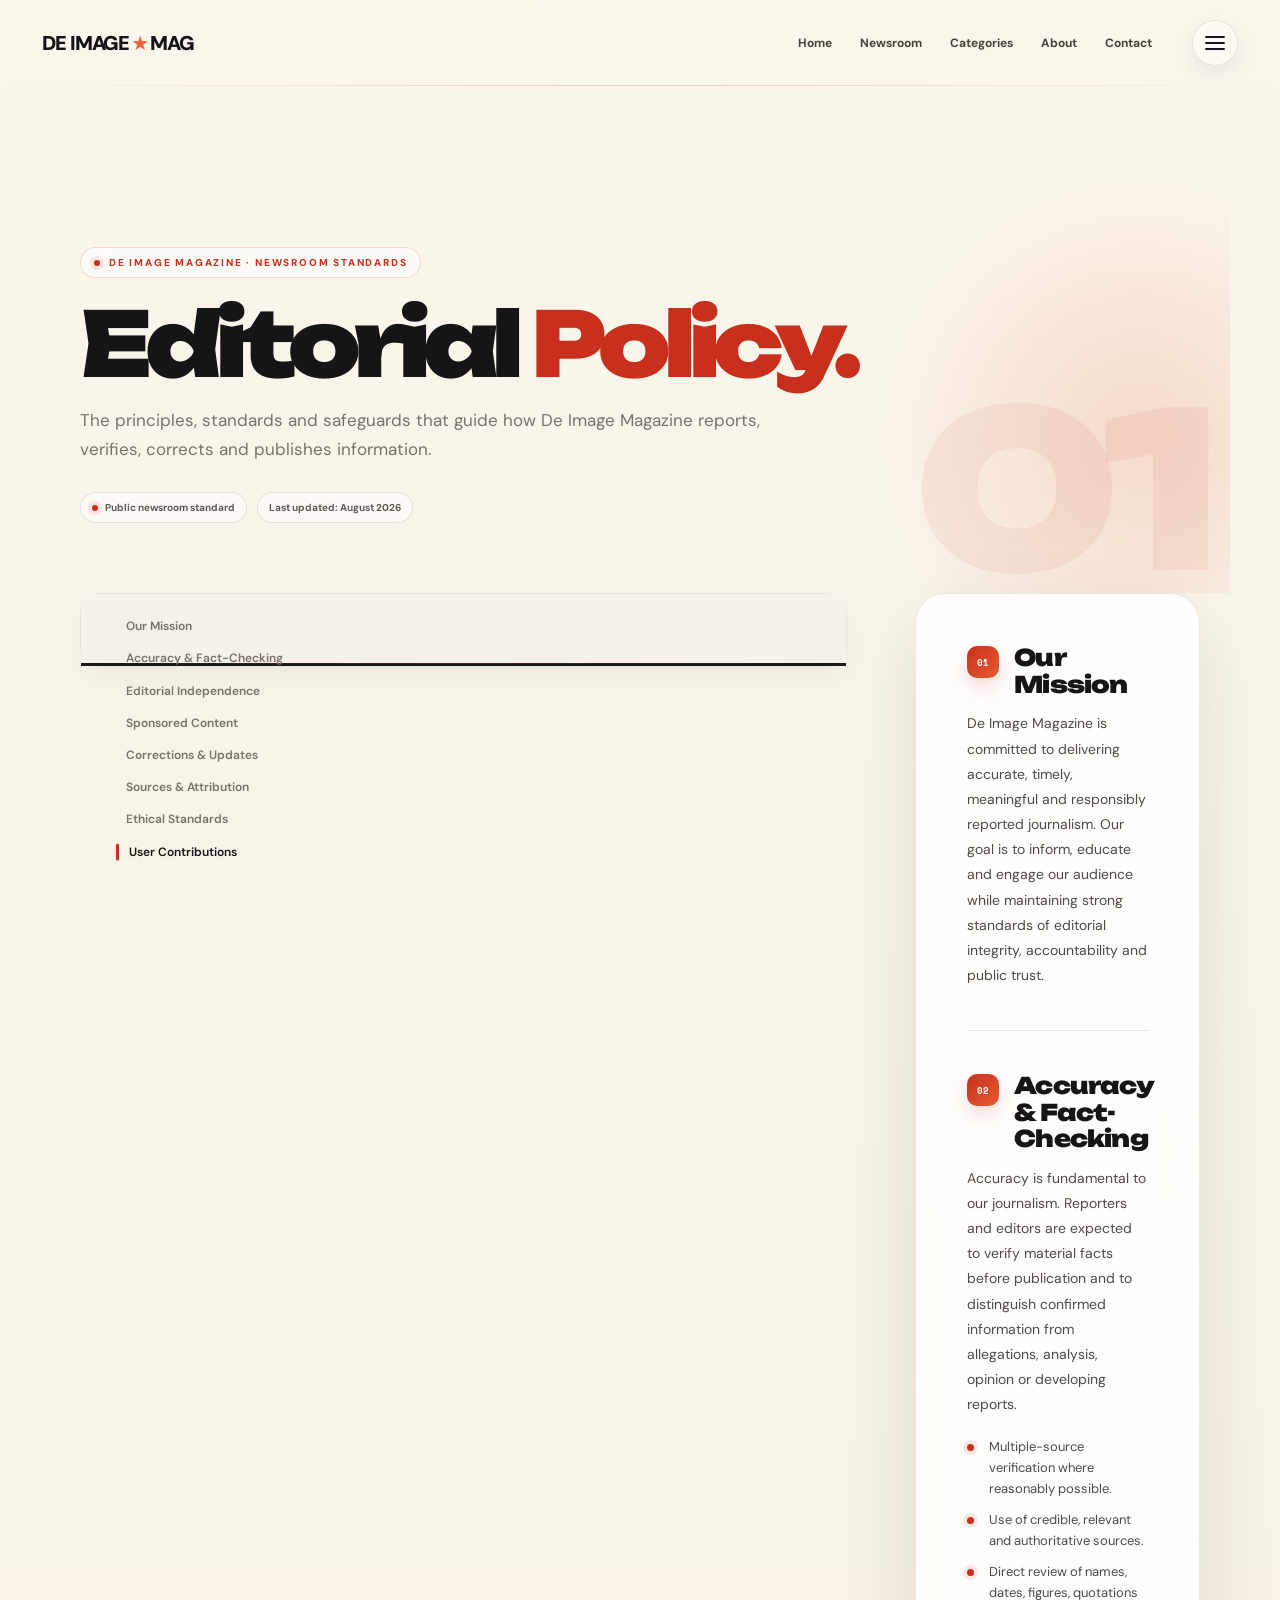
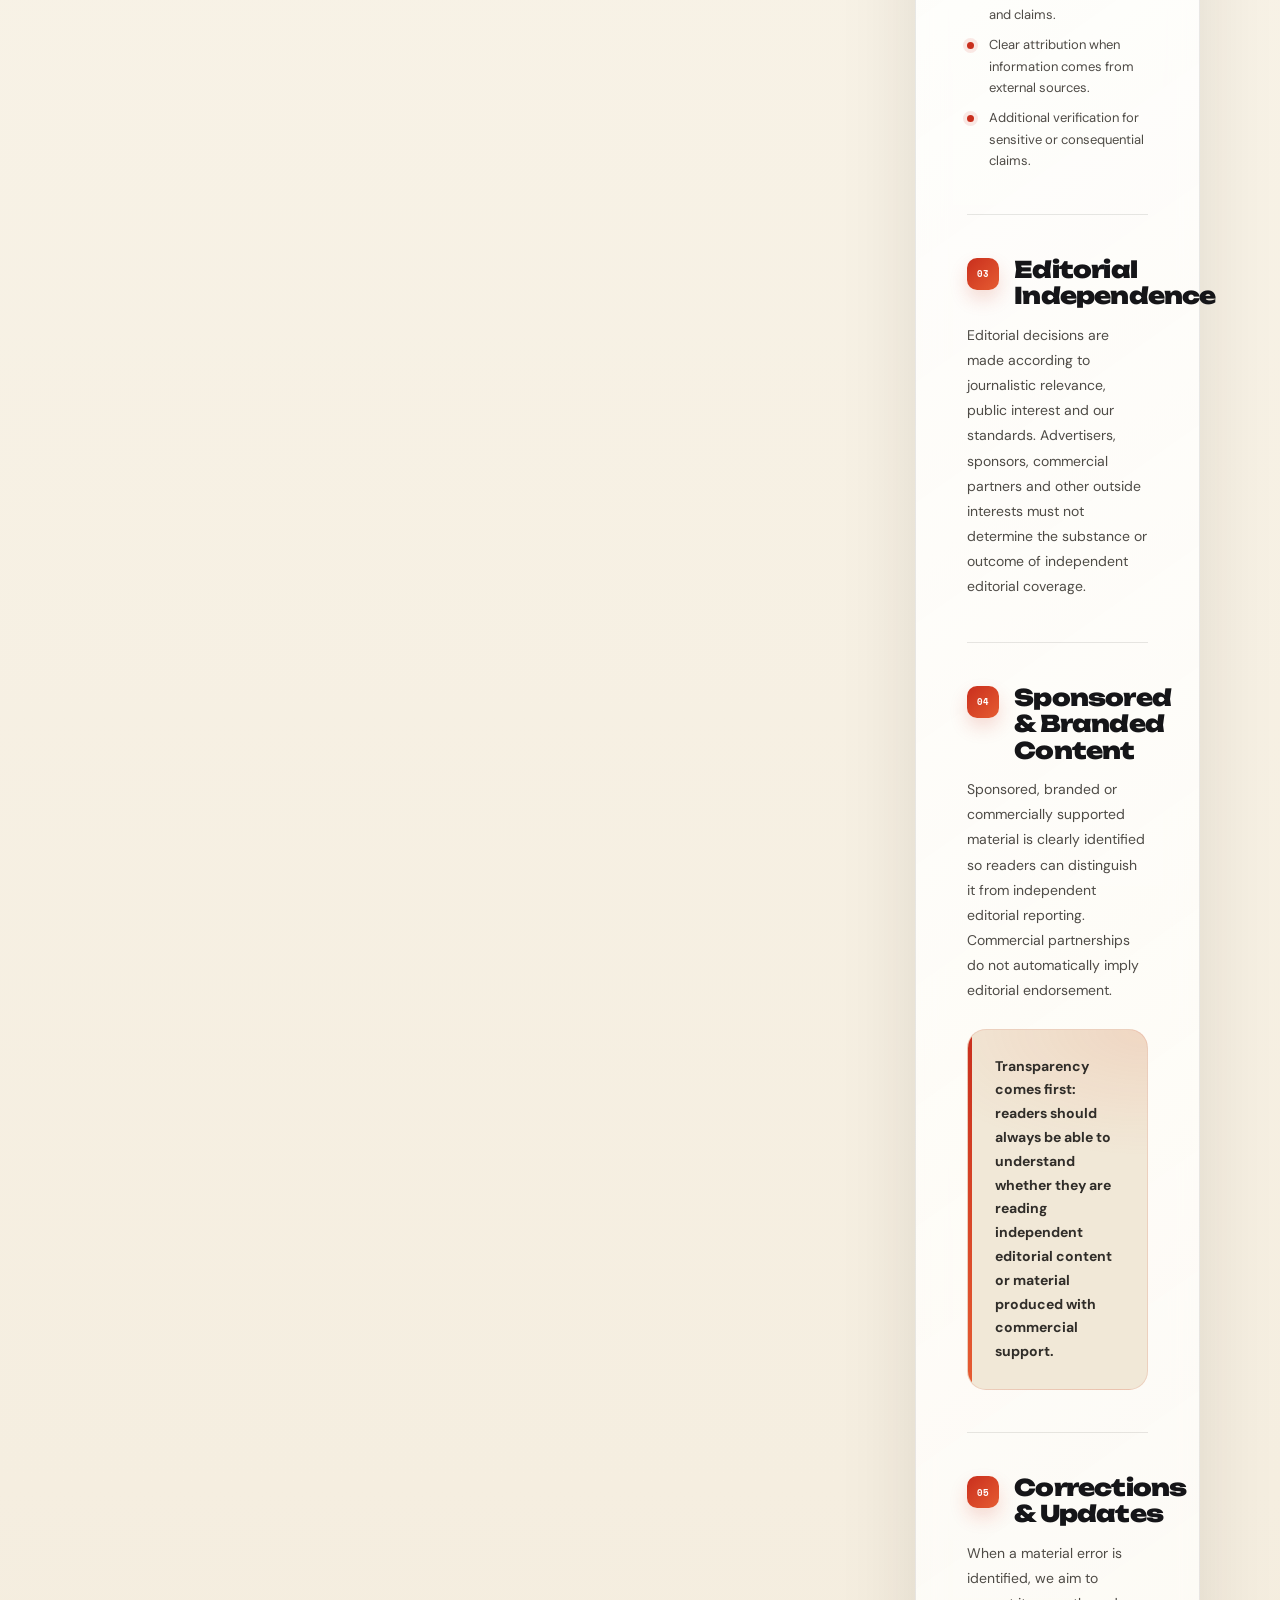
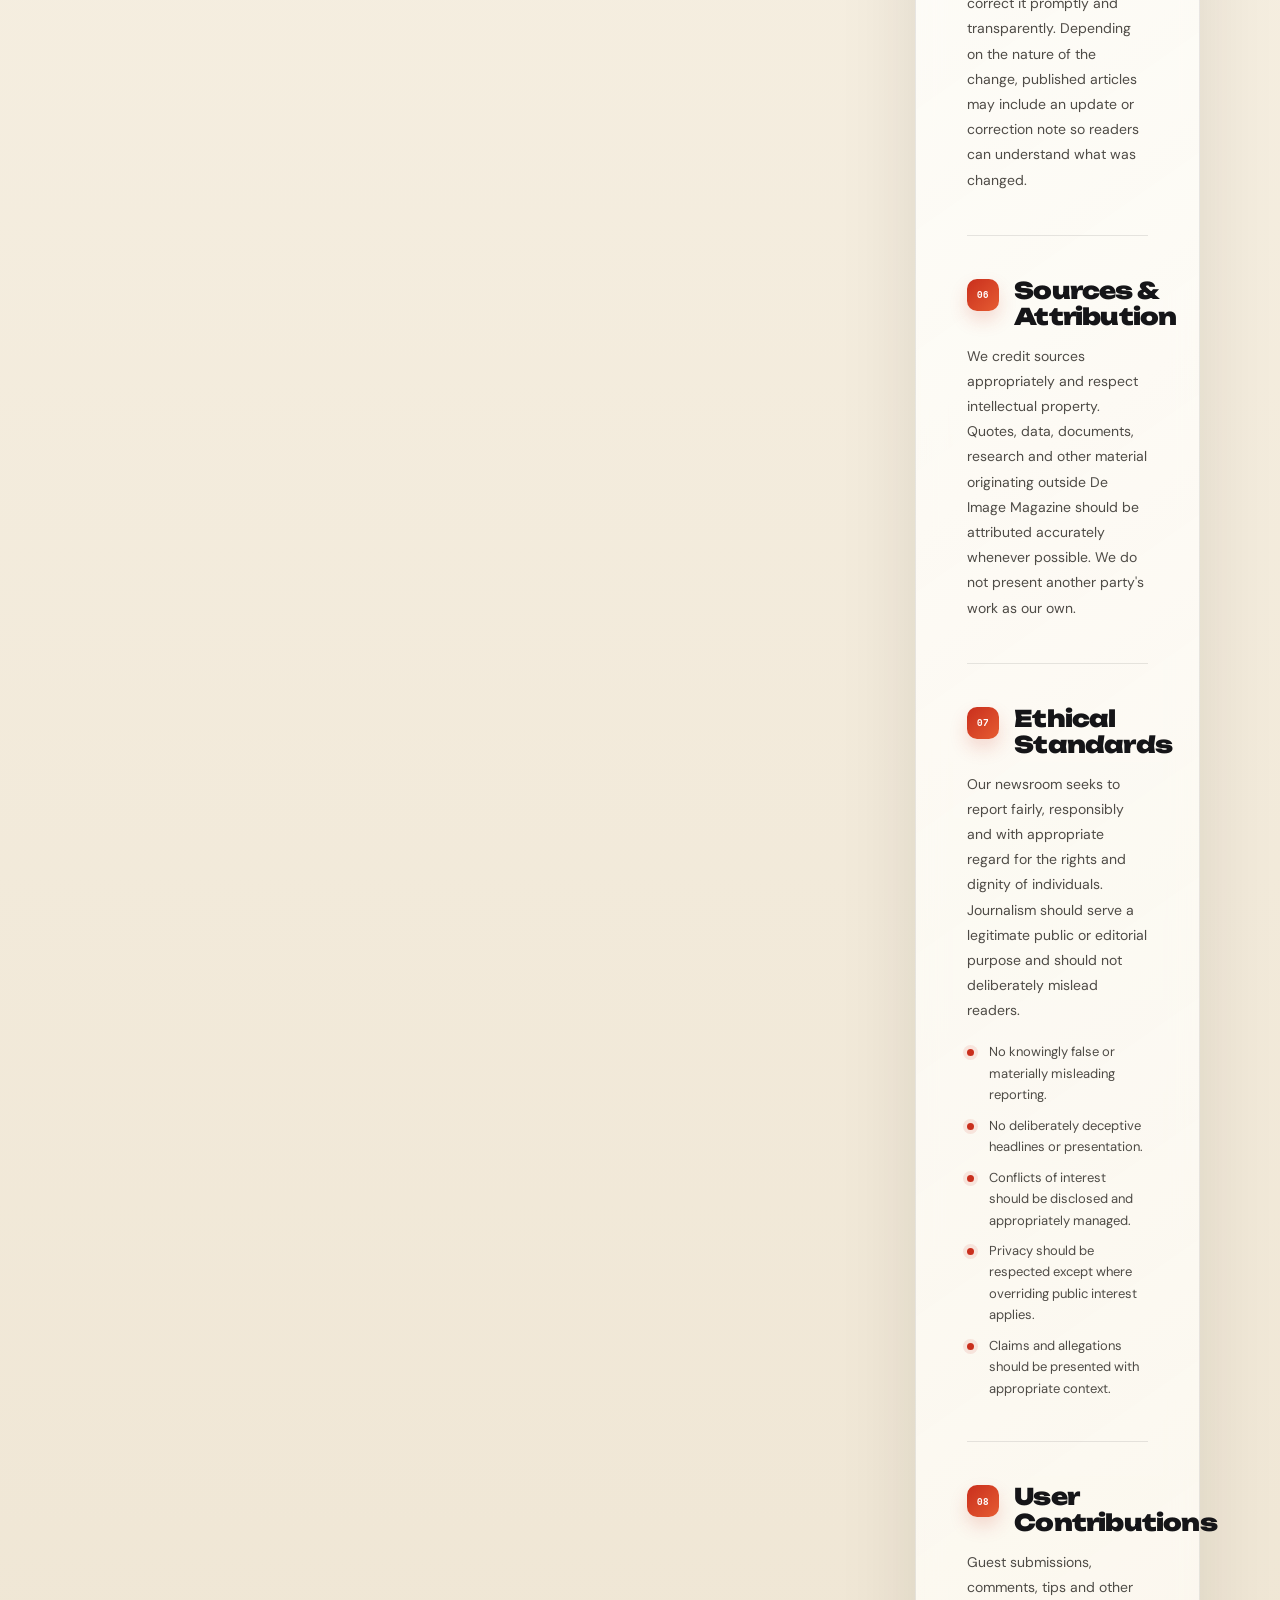
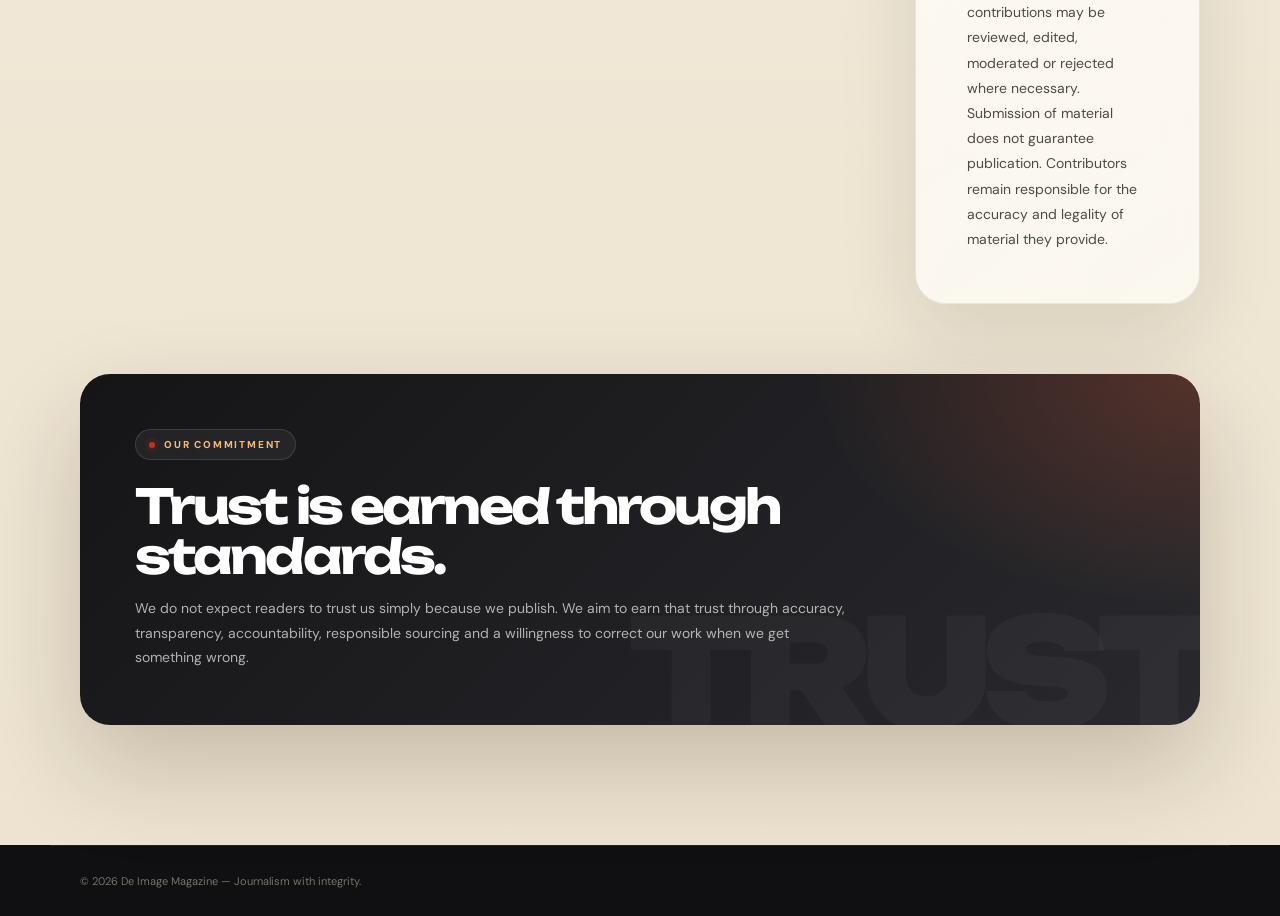
<file: editorial-policy/index.html>
<!DOCTYPE html>
<html lang="en">
<head>
<meta charset="UTF-8">
<meta name="viewport" content="width=device-width, initial-scale=1.0">

<title>Editorial Policy | De Image Magazine — Standards, Ethics & Accuracy</title>
<meta name="description" content="Read De Image Magazine's editorial policy. Learn about our commitment to accuracy, fact-checking, independence, transparency, corrections, and ethical journalism standards.">
<meta name="keywords" content="editorial policy Nigeria, journalism standards, media ethics, fact checking policy, De Image Magazine editorial guidelines">
<meta name="author" content="De Image Magazine">
<meta name="robots" content="index, follow, max-image-preview:large, max-snippet:-1, max-video-preview:-1">
<meta name="googlebot" content="index, follow, max-image-preview:large, max-snippet:-1, max-video-preview:-1">
<link rel="canonical" href="https://www.deimage.com.ng/editorial-policy/">

<meta property="og:title" content="Editorial Policy — De Image Magazine">
<meta property="og:description" content="Our commitment to credible journalism, accuracy, independence, transparency, and ethical reporting.">
<meta property="og:type" content="website">
<meta property="og:site_name" content="De Image Magazine">
<meta property="og:locale" content="en_NG">
<meta property="og:url" content="https://www.deimage.com.ng/editorial-policy/">
<meta property="og:image" content="https://www.deimage.com.ng/assets/editorial-policy-og.jpg">
<meta property="og:image:alt" content="De Image Magazine Editorial Policy">

<meta name="twitter:card" content="summary_large_image">
<meta name="twitter:title" content="Editorial Policy — De Image Magazine">
<meta name="twitter:description" content="How De Image Magazine ensures accuracy, independence, transparency, and trust in its journalism.">
<meta name="twitter:image" content="https://www.deimage.com.ng/assets/editorial-policy-og.jpg">

<link rel="preconnect" href="https://fonts.googleapis.com">
<link rel="preconnect" href="https://fonts.gstatic.com" crossorigin>
<link href="https://fonts.googleapis.com/css2?family=DM+Sans:wght@400;500;600;700;800&family=Unbounded:wght@400;700;900&family=Space+Mono&display=swap" rel="stylesheet">

<link rel="stylesheet" href="../style.css">
<link rel="stylesheet" href="../css/globalfont.css">
<link rel="stylesheet" href="../css/menu.css">

<script type="application/ld+json">
{
  "@context":"https://schema.org",
  "@type":"WebPage",
  "@id":"https://www.deimage.com.ng/editorial-policy/#webpage",
  "url":"https://www.deimage.com.ng/editorial-policy/",
  "name":"Editorial Policy | De Image Magazine",
  "description":"Editorial standards, ethics, accuracy, independence, corrections and transparency policy for De Image Magazine.",
  "isPartOf":{"@type":"WebSite","@id":"https://www.deimage.com.ng/#website","name":"De Image Magazine","url":"https://www.deimage.com.ng/"},
  "publisher":{"@type":"Organization","@id":"https://www.deimage.com.ng/#organization","name":"De Image Magazine","url":"https://www.deimage.com.ng/"},
  "inLanguage":"en-NG"
}
</script>

<style>
:root{
  --ep-bg:#f6f1e6;
  --ep-paper:#fffdf7;
  --ep-paper-2:#f1e8d7;
  --ep-ink:#151518;
  --ep-ink-2:#28282c;
  --ep-text:#4e4b46;
  --ep-muted:#77736b;
  --ep-line:rgba(21,21,24,.10);
  --ep-orange:#c92f1d;
  --ep-orange-2:#e65c32;
  --ep-orange-soft:rgba(201,47,29,.10);
  --ep-shadow:0 28px 80px rgba(40,24,8,.11);
  --ep-shadow-lg:0 42px 100px rgba(40,24,8,.20);
  --ep-ease:cubic-bezier(.6,0,.2,1);
}

*{box-sizing:border-box}
html{scroll-behavior:smooth;background:var(--ep-bg)}
body{margin:0;min-height:100vh;background:radial-gradient(900px 520px at 50% -5%,rgba(255,255,255,.9),transparent 68%),linear-gradient(180deg,#faf6ec 0%,#f5eee0 54%,#ede3d0 100%);color:var(--ep-ink);font-family:"DM Sans",system-ui,sans-serif;-webkit-font-smoothing:antialiased;text-rendering:optimizeLegibility;overflow-x:hidden}
body::before{content:"";position:fixed;inset:0;z-index:-1;pointer-events:none;opacity:.025;background-image:url("data:image/svg+xml;utf8,<svg xmlns='http://www.w3.org/2000/svg' width='180' height='180'><filter id='n'><feTurbulence type='fractalNoise' baseFrequency='.8' numOctaves='2' stitchTiles='stitch'/></filter><rect width='100%' height='100%' filter='url(%23n)' opacity='.7'/></svg>")}
::selection{background:var(--ep-orange);color:#fff}

/* =========================================================
   DRAWER X — integrates with the existing menu.js component
========================================================= */
.ep-drawer-close{position:absolute;top:14px;right:14px;z-index:10050;width:44px;height:44px;display:inline-flex;align-items:center;justify-content:center;border:1px solid rgba(21,21,24,.11);border-radius:50%;background:rgba(255,253,247,.95);color:var(--ep-ink);box-shadow:0 12px 28px rgba(0,0,0,.12),inset 0 1px 0 rgba(255,255,255,.85);backdrop-filter:blur(14px);-webkit-backdrop-filter:blur(14px);cursor:pointer;opacity:0;visibility:hidden;transform:scale(.86) rotate(-8deg);transition:opacity .25s ease,visibility .25s ease,transform .35s var(--ep-ease),background .25s ease,color .25s ease}
.ep-drawer-close.is-visible{opacity:1;visibility:visible;transform:scale(1) rotate(0)}
.ep-drawer-close:hover{background:var(--ep-ink);color:#fff;transform:scale(1.04)}
.ep-drawer-close:active{transform:scale(.93)}
.ep-drawer-close:focus-visible{outline:3px solid rgba(201,47,29,.25);outline-offset:3px}
.ep-drawer-close svg{width:19px;height:19px}


/* =========================================================
   INLINE GLOBAL NAVIGATION
========================================================= */

html.menu-open,
body.menu-open {
  overflow: hidden;
}

.di-nav {
  position: fixed;
  top: 0;
  left: 0;
  right: 0;
  z-index: 9000;

  min-height: 86px;
  padding: 0 42px;

  display: flex;
  align-items: center;
  justify-content: space-between;
  gap: 30px;

  background: rgba(250, 246, 236, .84);
  border-bottom: 1px solid transparent;

  backdrop-filter: blur(20px) saturate(130%);
  -webkit-backdrop-filter: blur(20px) saturate(130%);

  transition:
    min-height .35s var(--ep-ease),
    background .35s ease,
    border-color .35s ease,
    box-shadow .35s ease;
}

.di-nav.scrolled {
  min-height: 70px;
  background: rgba(250, 246, 236, .96);
  border-bottom-color: rgba(21,21,24,.09);
  box-shadow: 0 12px 32px rgba(20, 10, 0, .08);
}

.di-nav-logo,
.di-menu-brand,
.di-menu-footer-brand {
  color: #151518;
  text-decoration: none;
  font-weight: 900;
  letter-spacing: -.055em;
  white-space: nowrap;
}

.di-nav-logo {
  font-size: 20px;
}

.di-nav-logo span,
.di-menu-brand span,
.di-menu-footer-brand span {
  color: #ee6338;
  margin: 0 2px;
}

.di-nav-links {
  display: flex;
  align-items: center;
  justify-content: center;
  gap: 28px;
  margin-left: auto;
  margin-right: 10px;
}

.di-nav-links a {
  position: relative;
  color: #45433f;
  text-decoration: none;
  font-size: 12px;
  font-weight: 700;
  transition: color .25s ease;
}

.di-nav-links a::after {
  content: "";
  position: absolute;
  left: 0;
  right: 0;
  bottom: -9px;
  height: 2px;
  border-radius: 999px;
  background: #c92f1d;
  transform: scaleX(0);
  transform-origin: center;
  transition: transform .3s var(--ep-ease);
}

.di-nav-links a:hover {
  color: #151518;
}

.di-nav-links a:hover::after {
  transform: scaleX(1);
}

.di-menu-toggle {
  width: 46px;
  height: 46px;
  padding: 0;

  display: inline-flex;
  align-items: center;
  justify-content: center;

  border: 1px solid rgba(21,21,24,.10);
  border-radius: 50%;

  background: rgba(255,253,247,.72);
  color: #151518;

  cursor: pointer;

  box-shadow:
    0 9px 22px rgba(25, 13, 2, .07),
    inset 0 1px 0 rgba(255,255,255,.8);

  transition:
    transform .35s var(--ep-ease),
    background .25s ease,
    color .25s ease,
    border-color .25s ease;
}

.di-menu-toggle:hover {
  transform: translateY(-2px);
  background: #151518;
  color: #fff;
}

.di-menu-toggle svg {
  overflow: visible;
}

.di-menu-toggle .line {
  fill: none;
  stroke: currentColor;
  stroke-width: 6;
  stroke-linecap: round;
  transform-origin: 50% 50%;
  transition:
    transform .35s var(--ep-ease),
    opacity .25s ease;
}

.di-menu-toggle.active .top {
  transform: translateY(20px) rotate(45deg);
}

.di-menu-toggle.active .middle {
  opacity: 0;
}

.di-menu-toggle.active .bottom {
  transform: translateY(-20px) rotate(-45deg);
}

.di-menu-overlay {
  position: fixed;
  inset: 0;
  z-index: 8998;

  background: rgba(10, 10, 12, .50);

  opacity: 0;
  visibility: hidden;
  pointer-events: none;

  backdrop-filter: blur(4px);
  -webkit-backdrop-filter: blur(4px);

  transition:
    opacity .35s ease,
    visibility .35s ease;
}

.di-menu-overlay.active {
  opacity: 1;
  visibility: visible;
  pointer-events: auto;
}

.di-mobile-menu {
  position: fixed;
  top: 0;
  right: 0;
  bottom: 0;
  z-index: 9001;

  width: min(440px, 92vw);

  display: flex;
  flex-direction: column;

  overflow: hidden;

  color: #171719;

  background:
    radial-gradient(
      500px 350px at 100% 0%,
      rgba(230,92,50,.13),
      transparent 68%
    ),
    #fbf7ed;

  border-left: 1px solid rgba(21,21,24,.10);
  box-shadow: -30px 0 90px rgba(0,0,0,.16);

  transform: translate3d(105%, 0, 0);
  visibility: hidden;

  transition:
    transform .55s var(--ep-ease),
    visibility .55s ease;
}

.di-mobile-menu.open {
  transform: translate3d(0, 0, 0);
  visibility: visible;
}

.di-menu-header {
  min-height: 82px;
  padding: 0 18px 0 25px;

  display: flex;
  align-items: center;
  justify-content: space-between;
  gap: 20px;

  flex: 0 0 auto;

  border-bottom: 1px solid rgba(21,21,24,.10);
}

.di-menu-brand {
  font-size: 17px;
}

.di-menu-close {
  width: 45px;
  height: 45px;
  flex: 0 0 auto;

  display: inline-flex;
  align-items: center;
  justify-content: center;

  border: 1px solid rgba(21,21,24,.11);
  border-radius: 50%;

  background: #151518;
  color: #fff;

  cursor: pointer;

  box-shadow:
    0 12px 28px rgba(0,0,0,.17),
    inset 0 1px 0 rgba(255,255,255,.12);

  transition:
    transform .35s var(--ep-ease),
    background .25s ease,
    color .25s ease;
}

.di-menu-close:hover {
  transform: rotate(90deg) scale(1.04);
  background: #c92f1d;
}

.di-menu-close:active {
  transform: scale(.92);
}

.di-menu-close:focus-visible,
.di-menu-toggle:focus-visible {
  outline: 3px solid rgba(201,47,29,.25);
  outline-offset: 3px;
}

.di-menu-content {
  flex: 1 1 auto;
  min-height: 0;
  overflow-y: auto;
  overscroll-behavior: contain;

  padding: 26px 25px 34px;

  scrollbar-width: thin;
  scrollbar-color: rgba(21,21,24,.20) transparent;
}

.di-menu-content::-webkit-scrollbar {
  width: 5px;
}

.di-menu-content::-webkit-scrollbar-thumb {
  background: rgba(21,21,24,.20);
  border-radius: 999px;
}

.di-menu-group {
  display: flex;
  flex-direction: column;
}

.di-menu-title {
  margin-bottom: 10px;
  color: #a09a90;
  font-size: 9px;
  font-weight: 900;
  letter-spacing: .18em;
  text-transform: uppercase;
}

.di-menu-group a {
  position: relative;

  display: flex;
  align-items: center;

  min-height: 38px;
  padding: 4px 10px 4px 0;

  color: #29282a;
  text-decoration: none;

  font-size: 14px;
  font-weight: 700;
  letter-spacing: -.01em;

  transition:
    color .25s ease,
    transform .25s var(--ep-ease);
}

.di-menu-group a::after {
  content: "↗";
  margin-left: auto;
  color: #b5aea3;
  font-size: 12px;
  opacity: 0;
  transform: translateX(-5px);
  transition:
    opacity .25s ease,
    transform .25s var(--ep-ease);
}

.di-menu-group a:hover,
.di-menu-group a:focus-visible {
  color: #c92f1d;
  transform: translateX(5px);
  outline: none;
}

.di-menu-group a:hover::after,
.di-menu-group a:focus-visible::after {
  opacity: 1;
  transform: translateX(0);
}

.di-menu-divider {
  height: 1px;
  margin: 22px 0;
  background:
    linear-gradient(
      90deg,
      rgba(21,21,24,.12),
      rgba(21,21,24,.03)
    );
}

.di-menu-footer {
  flex: 0 0 auto;
  padding: 20px 25px 23px;
  background: rgba(21,21,24,.97);
  color: #fff;
  border-top: 1px solid rgba(255,255,255,.08);
}

.di-menu-footer-brand {
  color: #fff;
  font-size: 14px;
  margin-bottom: 7px;
}

.di-menu-footer-copy {
  color: rgba(255,255,255,.58);
  font-size: 11px;
  line-height: 1.55;
}

.di-menu-footer-year {
  margin-top: 14px;
  color: rgba(255,255,255,.34);
  font-family: "Space Mono", monospace;
  font-size: 8px;
  letter-spacing: .08em;
  text-transform: uppercase;
}

/* =========================================================
   MOBILE PAGE FIXES
========================================================= */

@media (max-width: 900px) {
  .di-nav {
    min-height: 76px;
    padding: 0 20px;
  }

  .di-nav.scrolled {
    min-height: 68px;
  }

  .di-nav-links {
    display: none;
  }

  .di-nav-logo {
    font-size: 19px;
  }

  .ep-hero {
    padding-top: 125px;
  }

  .ep-index nav {
    grid-template-columns: 1fr 1fr;
  }
}

@media (max-width: 650px) {
  .di-nav {
    min-height: 76px;
    padding: 0 16px 0 18px;
  }

  .di-nav-logo {
    font-size: clamp(16px, 4.8vw, 20px);
  }

  .di-menu-toggle {
    width: 44px;
    height: 44px;
  }

  .di-mobile-menu {
    width: min(410px, 94vw);
  }

  .di-menu-header {
    min-height: 74px;
    padding-left: 19px;
    padding-right: 14px;
  }

  .di-menu-content {
    padding: 22px 19px 30px;
  }

  .di-menu-footer {
    padding: 17px 19px 20px;
  }

  .ep-hero {
    min-height: auto;
    padding: 125px 18px 54px;
  }

  .ep-hero::after {
    right: -5px;
    bottom: 12px;
    font-size: 120px;
  }

  .ep-hero-inner {
    width: 100%;
  }

  .ep-kicker {
    margin-bottom: 18px;
    font-size: 8px;
  }

  .ep-hero h1 {
    position: relative;
    z-index: 3;
    display: block;
    color: #151518 !important;
    font-size: clamp(2.25rem, 12.5vw, 4rem);
    line-height: .98;
    margin-bottom: 16px;
  }

  .ep-hero p {
    position: relative;
    z-index: 3;
  }

  .ep-meta {
    position: relative;
    z-index: 3;
    gap: 8px;
    margin-top: 22px;
  }

  .ep-meta span {
    font-size: 8px;
    padding: 7px 9px;
  }

  .ep-index {
    width: 100%;
    overflow: hidden;
  }

  .ep-index nav {
    display: grid;
    grid-template-columns: 1fr;
    gap: 0;
  }

  .ep-index a {
    min-height: 35px;
    padding: 7px 0 7px 13px;
    white-space: normal;
  }

  .ep-policy {
    overflow: hidden;
  }
}

@media (max-width: 430px) {
  .di-nav-logo {
    font-size: 17px;
  }

  .di-menu-toggle {
    width: 42px;
    height: 42px;
  }

  .di-mobile-menu {
    width: 100%;
  }

  .ep-hero {
    padding-left: 15px;
    padding-right: 15px;
  }

  .ep-kicker {
    max-width: 100%;
  }

  .ep-meta span {
    max-width: 100%;
  }

  .ep-policy {
    padding-left: 17px;
    padding-right: 17px;
  }
}

/* =========================================================
   HERO
========================================================= */
.ep-hero{position:relative;max-width:1180px;min-height:440px;margin:0 auto;padding:175px 30px 70px;display:flex;align-items:flex-end;overflow:hidden}
.ep-hero::before{content:"";position:absolute;width:560px;height:560px;right:-190px;top:85px;border-radius:50%;background:radial-gradient(circle,rgba(230,92,50,.18),transparent 68%);filter:blur(16px);pointer-events:none}
.ep-hero::after{content:"01";position:absolute;right:25px;bottom:18px;color:rgba(201,47,29,.065);font-family:"Unbounded",sans-serif;font-size:clamp(100px,17vw,230px);font-weight:900;line-height:.8;letter-spacing:-.08em;pointer-events:none}
.ep-hero-inner{position:relative;z-index:2;max-width:930px}
.ep-kicker{display:inline-flex;align-items:center;gap:9px;width:max-content;margin-bottom:22px;padding:8px 13px;border:1px solid rgba(201,47,29,.16);border-radius:999px;background:rgba(255,255,255,.52);color:var(--ep-orange);font-size:10px;font-weight:800;letter-spacing:.18em;text-transform:uppercase;backdrop-filter:blur(12px);-webkit-backdrop-filter:blur(12px)}
.ep-kicker::before{content:"";width:6px;height:6px;border-radius:50%;background:var(--ep-orange);box-shadow:0 0 0 4px rgba(201,47,29,.10)}
.ep-hero h1{margin:0 0 18px;font-family:"Unbounded",sans-serif;font-size:clamp(2.4rem,7vw,6.4rem);font-weight:900;line-height:.98;letter-spacing:-.075em}
.ep-hero h1 em{color:var(--ep-orange);font-style:normal}
.ep-hero p{max-width:710px;margin:0;color:var(--ep-muted);font-size:clamp(14px,1.5vw,17px);line-height:1.72}
.ep-meta{display:flex;align-items:center;flex-wrap:wrap;gap:10px;margin-top:28px}
.ep-meta span{display:inline-flex;align-items:center;gap:7px;padding:8px 11px;border:1px solid var(--ep-line);border-radius:999px;background:rgba(255,255,255,.48);color:#5e5a53;font-size:10px;font-weight:700}
.ep-meta .live-dot{width:6px;height:6px;padding:0;border:0;border-radius:50%;background:var(--ep-orange);box-shadow:0 0 0 4px rgba(201,47,29,.10)}

/* =========================================================
   CONTENT
========================================================= */
.ep-container{max-width:1180px;margin:0 auto 120px;padding:0 30px}
.ep-layout{display:grid;grid-template-columns:minmax(0,1fr) 285px;gap:68px;align-items:start}
.ep-index{position:sticky;top:105px;padding:23px;border:1px solid var(--ep-line);border-radius:22px;background:rgba(255,253,247,.70);box-shadow:0 12px 35px rgba(40,24,8,.055);backdrop-filter:blur(16px);-webkit-backdrop-filter:blur(16px)}
.ep-index-label{margin-bottom:14px;color:var(--ep-orange);font-size:9px;font-weight:800;letter-spacing:.18em;text-transform:uppercase}
.ep-index nav{display:block}
.ep-index a{position:relative;display:block;padding:8px 0 8px 13px;color:var(--ep-muted);text-decoration:none;font-size:12px;font-weight:600;line-height:1.35;transition:color .25s ease,transform .25s ease}
.ep-index a::before{content:"";position:absolute;left:0;top:50%;width:3px;height:0;border-radius:999px;background:var(--ep-orange);transform:translateY(-50%);transition:height .25s ease}
.ep-index a:hover,.ep-index a.active{color:var(--ep-ink);transform:translateX(3px)}
.ep-index a.active::before{height:17px}

.ep-policy{min-width:0;padding:clamp(25px,4vw,52px);border:1px solid rgba(21,21,24,.09);border-radius:30px;background:linear-gradient(145deg,rgba(255,255,255,.90),rgba(255,253,247,.75));box-shadow:var(--ep-shadow);backdrop-filter:blur(14px);-webkit-backdrop-filter:blur(14px)}
.ep-section{position:relative;padding:0 0 42px;scroll-margin-top:95px}
.ep-section+.ep-section{padding-top:42px;border-top:1px solid var(--ep-line)}
.ep-section:last-child{padding-bottom:0}
.ep-section-head{display:flex;align-items:flex-start;gap:15px;margin-bottom:13px}
.ep-number{flex:0 0 auto;width:32px;height:32px;display:inline-flex;align-items:center;justify-content:center;margin-top:1px;border-radius:10px;background:linear-gradient(135deg,var(--ep-orange),var(--ep-orange-2));color:#fff;font-family:"Space Mono",monospace;font-size:9px;font-weight:700;box-shadow:0 9px 18px rgba(201,47,29,.17)}
.ep-section h2{margin:0;color:var(--ep-ink);font-size:clamp(18px,2vw,23px);font-weight:900;line-height:1.15;letter-spacing:-.035em}
.ep-section p{margin:0;color:var(--ep-text);font-size:14px;line-height:1.8}
.ep-section ul{display:grid;gap:9px;margin:18px 0 0;padding:0;list-style:none}
.ep-section li{position:relative;padding-left:22px;color:var(--ep-text);font-size:13px;line-height:1.65}
.ep-section li::before{content:"";position:absolute;left:0;top:.62em;width:7px;height:7px;border-radius:50%;background:var(--ep-orange);box-shadow:0 0 0 4px var(--ep-orange-soft)}

.ep-highlight{position:relative;overflow:hidden;margin-top:25px;padding:25px 27px;border:1px solid rgba(201,47,29,.13);border-radius:19px;background:radial-gradient(350px 180px at 100% 0%,rgba(230,92,50,.12),transparent 70%),#f1e8d7;color:#302d29;font-size:14px;line-height:1.7;font-weight:700}
.ep-highlight::before{content:"";position:absolute;left:0;top:0;bottom:0;width:4px;background:linear-gradient(180deg,var(--ep-orange),var(--ep-orange-2))}

.ep-commitment{position:relative;overflow:hidden;margin-top:70px;padding:clamp(30px,5vw,55px);border-radius:30px;background:radial-gradient(550px 330px at 100% 0%,rgba(230,92,50,.25),transparent 70%),linear-gradient(135deg,#151518,#29292d);color:#fff;box-shadow:var(--ep-shadow-lg)}
.ep-commitment::after{content:"TRUST";position:absolute;right:-10px;bottom:-22px;color:rgba(255,255,255,.035);font-family:"Unbounded",sans-serif;font-size:clamp(70px,12vw,150px);font-weight:900;line-height:1;letter-spacing:-.08em}
.ep-commitment-inner{position:relative;z-index:2;max-width:720px}
.ep-commitment .ep-kicker{color:#f6b979;background:rgba(255,255,255,.06);border-color:rgba(255,255,255,.12)}
.ep-commitment h2{margin:0 0 15px;font-family:"Unbounded",sans-serif;font-size:clamp(28px,4vw,48px);line-height:1.03;letter-spacing:-.06em}
.ep-commitment p{margin:0;color:rgba(255,255,255,.66);font-size:14px;line-height:1.75}

footer{background:#101012}
footer .footer-bottom{max-width:1180px;margin:0 auto;padding:28px 30px;border-top:1px solid rgba(255,255,255,.08);color:#77736c;font-size:11px}
footer .footer-bottom p{margin:0}

.ep-reveal{opacity:0;transform:translateY(22px);transition:opacity .75s var(--ep-ease),transform .75s var(--ep-ease)}
.ep-reveal.is-visible{opacity:1;transform:translateY(0)}

@media(max-width:900px){
  .ep-layout{grid-template-columns:1fr;gap:30px}
  .ep-index{position:relative;top:auto;order:-1}
  .ep-index nav{display:grid;grid-template-columns:repeat(2,1fr);gap:2px 16px}
}

@media(max-width:650px){
  .ep-hero{min-height:500px;padding:145px 19px 50px}
  .ep-hero h1{font-size:clamp(2.15rem,12vw,4rem)}
  .ep-hero p{font-size:13px}
  .ep-container{margin-bottom:80px;padding:0 15px}
  .ep-layout{gap:18px}
  .ep-index{padding:17px;border-radius:18px}
  .ep-index nav{grid-template-columns:1fr 1fr}
  .ep-policy{padding:23px 19px;border-radius:23px}
  .ep-section{padding-bottom:34px}
  .ep-section+.ep-section{padding-top:34px}
  .ep-section-head{gap:11px}
  .ep-number{width:29px;height:29px;border-radius:9px}
  .ep-section p{font-size:13px;line-height:1.75}
  .ep-section li{font-size:12px}
  .ep-highlight{padding:21px 20px;font-size:13px}
  .ep-commitment{margin-top:45px;padding:31px 23px;border-radius:23px}
  .ep-commitment h2{font-size:29px}
  .ep-commitment p{font-size:13px}
  footer .footer-bottom{padding:24px 18px;text-align:center}
  .ep-drawer-close{top:12px;right:12px;width:42px;height:42px}
}

@media(prefers-reduced-motion:reduce){
  html{scroll-behavior:auto}
  *,*::before,*::after{animation-duration:.01ms!important;animation-iteration-count:1!important;transition-duration:.01ms!important}
  .ep-reveal{opacity:1;transform:none}
}
</style>
</head>

<body>


<!-- =========================================================
     DE IMAGE MAGAZINE
     INLINE GLOBAL NAVIGATION
========================================================== -->

<nav class="di-nav" id="siteNav" aria-label="Primary navigation">

  <a href="/" class="di-nav-logo" aria-label="De Image Magazine home">
    DE IMAGE<span>★</span>MAG
  </a>

  <div class="di-nav-links" aria-label="Desktop navigation">
    <a href="/">Home</a>
    <a href="/newsfeed/">Newsroom</a>
    <a href="/categories/">Categories</a>
    <a href="/about/">About</a>
    <a href="/contact/">Contact</a>
  </div>

  <button
    class="di-menu-toggle"
    id="menuToggle"
    type="button"
    aria-label="Open menu"
    aria-controls="mobileMenu"
    aria-expanded="false"
  >
    <svg viewBox="0 0 100 100" width="30" height="30" aria-hidden="true">
      <path class="line top" d="M 20,30 H 80"></path>
      <path class="line middle" d="M 20,50 H 80"></path>
      <path class="line bottom" d="M 20,70 H 80"></path>
    </svg>
  </button>

</nav>

<div class="di-menu-overlay" id="menuOverlay" aria-hidden="true"></div>

<aside
  class="di-mobile-menu"
  id="mobileMenu"
  aria-hidden="true"
  aria-label="Mobile navigation"
>
  <div class="di-menu-header">

    <a href="/" class="di-menu-brand" aria-label="De Image Magazine home">
      DE IMAGE<span>★</span>MAG
    </a>

    <button
      class="di-menu-close"
      id="menuClose"
      type="button"
      aria-label="Close menu"
      title="Close menu"
    >
      <svg viewBox="0 0 24 24" width="22" height="22" fill="none" aria-hidden="true">
        <path d="M5 5L19 19" stroke="currentColor" stroke-width="2" stroke-linecap="round"></path>
        <path d="M19 5L5 19" stroke="currentColor" stroke-width="2" stroke-linecap="round"></path>
      </svg>
    </button>

  </div>

  <div class="di-menu-content">

    <div class="di-menu-group">
      <div class="di-menu-title">Explore</div>
      <a href="/">Home</a>
      <a href="/newsfeed/">Newsroom</a>
      <a href="/newsfeed/#latest">Latest Stories</a>
      <a href="/categories/">All Categories</a>
    </div>

    <div class="di-menu-divider"></div>

    <div class="di-menu-group">
      <div class="di-menu-title">Categories</div>
      <a href="/categories/?cat=General">General</a>
      <a href="/categories/?cat=News">News</a>
      <a href="/categories/?cat=Politics">Politics</a>
      <a href="/categories/?cat=Business">Business</a>
      <a href="/categories/?cat=Technology">Technology</a>
      <a href="/categories/?cat=Culture">Culture</a>
      <a href="/categories/?cat=Entertainment">Entertainment</a>
      <a href="/categories/?cat=World">World</a>
    </div>

    <div class="di-menu-divider"></div>

    <div class="di-menu-group">
      <div class="di-menu-title">Publication</div>
      <a href="/about/">About De Image</a>
      <a href="/editorial-board/">Editorial Board</a>
      <a href="/ceo/">Leadership / CEO</a>
      <a href="/editorial-policy/">Editorial Policy</a>
    </div>

    <div class="di-menu-divider"></div>

    <div class="di-menu-group">
      <div class="di-menu-title">Work With Us</div>
      <a href="/advertise/">Advertise</a>
      <a href="/media-kit/">Media Kit</a>
      <a href="/contact/">Contact</a>
    </div>

    <div class="di-menu-divider"></div>

    <div class="di-menu-group">
      <div class="di-menu-title">Legal</div>
      <a href="/privacy/">Privacy Policy</a>
      <a href="/terms/">Terms of Use</a>
      <a href="/cookies/">Cookie Policy</a>
    </div>

  </div>

  <div class="di-menu-footer">
    <div class="di-menu-footer-brand">
      DE IMAGE<span>★</span>MAG
    </div>

    <div class="di-menu-footer-copy">
      Independent digital journalism.
      <br>
      Nigeria · Africa · World
    </div>

    <div class="di-menu-footer-year">
      © 2026 De Image Magazine
    </div>
  </div>
</aside>


<section class="ep-hero">
  <div class="ep-hero-inner ep-reveal">
    <div class="ep-kicker">De Image Magazine · Newsroom Standards</div>
    <h1>Editorial <em>Policy.</em></h1>
    <p>The principles, standards and safeguards that guide how De Image Magazine reports, verifies, corrects and publishes information.</p>
    <div class="ep-meta">
      <span><span class="live-dot" aria-hidden="true"></span> Public newsroom standard</span>
      <span>Last updated: August 2026</span>
    </div>
  </div>
</section>

<section class="ep-container">
  <div class="ep-layout">

    <aside class="ep-index ep-reveal" aria-label="Editorial policy contents">
      <div class="ep-index-label">On this page</div>
      <nav>
        <a href="#mission">Our Mission</a>
        <a href="#accuracy">Accuracy & Fact-Checking</a>
        <a href="#independence">Editorial Independence</a>
        <a href="#sponsored">Sponsored Content</a>
        <a href="#corrections">Corrections & Updates</a>
        <a href="#sources">Sources & Attribution</a>
        <a href="#ethics">Ethical Standards</a>
        <a href="#contributions">User Contributions</a>
      </nav>
    </aside>

    <article class="ep-policy">

      <section class="ep-section ep-reveal" id="mission">
        <div class="ep-section-head"><span class="ep-number">01</span><h2>Our Mission</h2></div>
        <p>De Image Magazine is committed to delivering accurate, timely, meaningful and responsibly reported journalism. Our goal is to inform, educate and engage our audience while maintaining strong standards of editorial integrity, accountability and public trust.</p>
      </section>

      <section class="ep-section ep-reveal" id="accuracy">
        <div class="ep-section-head"><span class="ep-number">02</span><h2>Accuracy & Fact-Checking</h2></div>
        <p>Accuracy is fundamental to our journalism. Reporters and editors are expected to verify material facts before publication and to distinguish confirmed information from allegations, analysis, opinion or developing reports.</p>
        <ul>
          <li>Multiple-source verification where reasonably possible.</li>
          <li>Use of credible, relevant and authoritative sources.</li>
          <li>Direct review of names, dates, figures, quotations and claims.</li>
          <li>Clear attribution when information comes from external sources.</li>
          <li>Additional verification for sensitive or consequential claims.</li>
        </ul>
      </section>

      <section class="ep-section ep-reveal" id="independence">
        <div class="ep-section-head"><span class="ep-number">03</span><h2>Editorial Independence</h2></div>
        <p>Editorial decisions are made according to journalistic relevance, public interest and our standards. Advertisers, sponsors, commercial partners and other outside interests must not determine the substance or outcome of independent editorial coverage.</p>
      </section>

      <section class="ep-section ep-reveal" id="sponsored">
        <div class="ep-section-head"><span class="ep-number">04</span><h2>Sponsored & Branded Content</h2></div>
        <p>Sponsored, branded or commercially supported material is clearly identified so readers can distinguish it from independent editorial reporting. Commercial partnerships do not automatically imply editorial endorsement.</p>
        <div class="ep-highlight">Transparency comes first: readers should always be able to understand whether they are reading independent editorial content or material produced with commercial support.</div>
      </section>

      <section class="ep-section ep-reveal" id="corrections">
        <div class="ep-section-head"><span class="ep-number">05</span><h2>Corrections & Updates</h2></div>
        <p>When a material error is identified, we aim to correct it promptly and transparently. Depending on the nature of the change, published articles may include an update or correction note so readers can understand what was changed.</p>
      </section>

      <section class="ep-section ep-reveal" id="sources">
        <div class="ep-section-head"><span class="ep-number">06</span><h2>Sources & Attribution</h2></div>
        <p>We credit sources appropriately and respect intellectual property. Quotes, data, documents, research and other material originating outside De Image Magazine should be attributed accurately whenever possible. We do not present another party's work as our own.</p>
      </section>

      <section class="ep-section ep-reveal" id="ethics">
        <div class="ep-section-head"><span class="ep-number">07</span><h2>Ethical Standards</h2></div>
        <p>Our newsroom seeks to report fairly, responsibly and with appropriate regard for the rights and dignity of individuals. Journalism should serve a legitimate public or editorial purpose and should not deliberately mislead readers.</p>
        <ul>
          <li>No knowingly false or materially misleading reporting.</li>
          <li>No deliberately deceptive headlines or presentation.</li>
          <li>Conflicts of interest should be disclosed and appropriately managed.</li>
          <li>Privacy should be respected except where overriding public interest applies.</li>
          <li>Claims and allegations should be presented with appropriate context.</li>
        </ul>
      </section>

      <section class="ep-section ep-reveal" id="contributions">
        <div class="ep-section-head"><span class="ep-number">08</span><h2>User Contributions</h2></div>
        <p>Guest submissions, comments, tips and other contributions may be reviewed, edited, moderated or rejected where necessary. Submission of material does not guarantee publication. Contributors remain responsible for the accuracy and legality of material they provide.</p>
      </section>

    </article>
  </div>

  <section class="ep-commitment ep-reveal">
    <div class="ep-commitment-inner">
      <div class="ep-kicker">Our Commitment</div>
      <h2>Trust is earned through standards.</h2>
      <p>We do not expect readers to trust us simply because we publish. We aim to earn that trust through accuracy, transparency, accountability, responsible sourcing and a willingness to correct our work when we get something wrong.</p>
    </div>
  </section>
</section>

<footer>
  <div class="footer-bottom">
    <p>&copy; 2026 De Image Magazine — Journalism with integrity.</p>
  </div>
</footer>

<script>
(function () {
  "use strict";

  /* =========================================================
     INLINE NAVIGATION / DRAWER
  ========================================================== */

  const menuToggle = document.getElementById("menuToggle");
  const menuClose = document.getElementById("menuClose");
  const mobileMenu = document.getElementById("mobileMenu");
  const menuOverlay = document.getElementById("menuOverlay");
  const siteNav = document.getElementById("siteNav");
  const mobileMenuLinks = mobileMenu
    ? mobileMenu.querySelectorAll("a")
    : [];

  let lastFocusedElement = null;

  function openMenu() {
    if (!mobileMenu || !menuOverlay || !menuToggle) {
      return;
    }

    lastFocusedElement = document.activeElement;

    mobileMenu.classList.add("open");
    menuOverlay.classList.add("active");
    siteNav.classList.add("menu-active");

    mobileMenu.setAttribute("aria-hidden", "false");
    menuOverlay.setAttribute("aria-hidden", "false");

    menuToggle.classList.add("active");
    menuToggle.setAttribute("aria-expanded", "true");
    menuToggle.setAttribute("aria-label", "Close menu");

    document.body.classList.add("menu-open");
    document.documentElement.classList.add("menu-open");

    window.setTimeout(function () {
      if (menuClose) {
        menuClose.focus();
      }
    }, 180);
  }

  function closeMenu(restoreFocus) {
    if (!mobileMenu || !menuOverlay || !menuToggle) {
      return;
    }

    mobileMenu.classList.remove("open");
    menuOverlay.classList.remove("active");
    siteNav.classList.remove("menu-active");

    mobileMenu.setAttribute("aria-hidden", "true");
    menuOverlay.setAttribute("aria-hidden", "true");

    menuToggle.classList.remove("active");
    menuToggle.setAttribute("aria-expanded", "false");
    menuToggle.setAttribute("aria-label", "Open menu");

    document.body.classList.remove("menu-open");
    document.documentElement.classList.remove("menu-open");

    if (
      restoreFocus !== false &&
      lastFocusedElement &&
      typeof lastFocusedElement.focus === "function"
    ) {
      window.setTimeout(function () {
        lastFocusedElement.focus();
      }, 20);
    }
  }

  if (menuToggle) {
    menuToggle.addEventListener("click", function () {
      if (mobileMenu && mobileMenu.classList.contains("open")) {
        closeMenu(false);
      } else {
        openMenu();
      }
    });
  }

  if (menuClose) {
    menuClose.addEventListener("click", function () {
      closeMenu(true);
    });
  }

  if (menuOverlay) {
    menuOverlay.addEventListener("click", function () {
      closeMenu(true);
    });
  }

  mobileMenuLinks.forEach(function (link) {
    link.addEventListener("click", function () {
      closeMenu(false);
    });
  });

  document.addEventListener("keydown", function (event) {
    if (event.key === "Escape") {
      if (mobileMenu && mobileMenu.classList.contains("open")) {
        closeMenu(true);
      }
    }
  });

  window.addEventListener("resize", function () {
    if (
      window.innerWidth > 900 &&
      mobileMenu &&
      mobileMenu.classList.contains("open")
    ) {
      closeMenu(false);
    }
  });

  /* =========================================================
     NAV SCROLL STATE
  ========================================================== */

  function updateNav() {
    if (!siteNav) {
      return;
    }

    siteNav.classList.toggle(
      "scrolled",
      window.scrollY > 12
    );
  }

  window.addEventListener(
    "scroll",
    updateNav,
    { passive: true }
  );

  updateNav();

  /* =========================================================
     CONTENT REVEAL
  ========================================================== */

  const revealItems =
    document.querySelectorAll(".ep-reveal");

  const reduceMotion =
    window.matchMedia(
      "(prefers-reduced-motion: reduce)"
    ).matches;

  if (reduceMotion) {
    revealItems.forEach(function (item) {
      item.classList.add("is-visible");
    });
  } else {
    const revealObserver =
      new IntersectionObserver(
        function (entries, observer) {
          entries.forEach(function (entry) {
            if (entry.isIntersecting) {
              entry.target.classList.add("is-visible");
              observer.unobserve(entry.target);
            }
          });
        },
        {
          threshold: 0.08,
          rootMargin: "0px 0px -35px 0px"
        }
      );

    revealItems.forEach(function (item, index) {
      item.style.transitionDelay =
        Math.min(index * 40, 220) + "ms";

      revealObserver.observe(item);
    });
  }

  /* =========================================================
     ACTIVE POLICY INDEX
  ========================================================== */

  const sections =
    document.querySelectorAll(".ep-section[id]");

  const indexLinks =
    document.querySelectorAll(".ep-index a");

  if (sections.length && indexLinks.length) {
    const sectionObserver =
      new IntersectionObserver(
        function (entries) {
          entries.forEach(function (entry) {
            if (!entry.isIntersecting) {
              return;
            }

            indexLinks.forEach(function (link) {
              link.classList.remove("active");
            });

            const active =
              document.querySelector(
                '.ep-index a[href="#' +
                entry.target.id +
                '"]'
              );

            if (active) {
              active.classList.add("active");
            }
          });
        },
        {
          rootMargin: "-22% 0px -62% 0px",
          threshold: 0
        }
      );

    sections.forEach(function (section) {
      sectionObserver.observe(section);
    });
  }

  /* =========================================================
     SMOOTH INTERNAL ANCHORS
  ========================================================== */

  document
    .querySelectorAll('a[href^="#"]')
    .forEach(function (link) {
      link.addEventListener("click", function (event) {
        const targetId =
          link.getAttribute("href");

        if (!targetId || targetId === "#") {
          return;
        }

        const target =
          document.querySelector(targetId);

        if (!target) {
          return;
        }

        event.preventDefault();

        target.scrollIntoView({
          behavior: reduceMotion ? "auto" : "smooth",
          block: "start"
        });

        history.replaceState(
          null,
          "",
          targetId
        );
      });
    });

})();
</script>

</body>
</html>
</file>
<file: style.css>
/* ============================================================
   DE IMAGE MAGAZINE
   PREMIUM EDITORIAL DESIGN SYSTEM
   ============================================================ */


/* ============================================================
   DESIGN TOKENS
   ============================================================ */

:root {

  /* Core */
  --cream: #f4eee2;
  --paper: #faf7f0;
  --paper-dark: #e9dfce;

  --ink: #111112;
  --ink-soft: #1b1b1d;
  --ink-muted: #77736d;

  /* Brand */
  --clay: #d94725;
  --clay-bright: #ee7440;
  --clay-soft: #f5b87d;

  --yellow: #d4a84b;
  --yellow-soft: #ead7a7;

  --green: #8baf72;
  --green-soft: #dfe9d3;

  --pink: #b05c52;
  --lavender: #9b7e6e;
  --mud: #7a5c44;

  /* Lines */
  --line: rgba(17, 17, 18, .11);
  --line-dark: rgba(255, 255, 255, .10);
  --line-dark-soft: rgba(255, 255, 255, .06);

  /* Shadows */
  --shadow-sm:
    0 8px 25px rgba(0, 0, 0, .07);

  --shadow-md:
    0 18px 45px rgba(0, 0, 0, .11);

  --shadow-lg:
    0 30px 80px rgba(0, 0, 0, .16);

  --shadow-xl:
    0 45px 110px rgba(0, 0, 0, .24);

  /* Radius */
  --radius-sm: 10px;
  --radius-md: 16px;
  --radius-lg: 22px;
  --radius-xl: 28px;

  /* Motion */
  --ease:
    cubic-bezier(.22, 1, .36, 1);

  --ease-editorial:
    cubic-bezier(.6, 0, .2, 1);

  /* Typography */
  --font-display:
    "Unbounded",
    sans-serif;

  --font-mono:
    "Space Mono",
    monospace;

  --font-body:
    "DM Sans",
    system-ui,
    -apple-system,
    BlinkMacSystemFont,
    "Segoe UI",
    sans-serif;

}


/* ============================================================
   RESET
   ============================================================ */

*,
*::before,
*::after {
  box-sizing: border-box;
  margin: 0;
  padding: 0;
}

html {
  scroll-behavior: smooth;
  overflow-x: hidden;
}

body {
  min-height: 100vh;

  background:
    radial-gradient(
      900px 500px at 50% -10%,
      rgba(217, 71, 37, .055),
      transparent 70%
    ),
    var(--cream);

  color: var(--ink);

  font-family: var(--font-body);

  overflow-x: hidden;

  -webkit-font-smoothing: antialiased;
  text-rendering: optimizeLegibility;
}

::selection {
  background: var(--clay);
  color: #fff;
}

img {
  max-width: 100%;
}

button,
input,
textarea,
select {
  font: inherit;
}

button,
a {
  -webkit-tap-highlight-color: transparent;
}

a {
  color: inherit;
}

button {
  cursor: pointer;
}


/* ============================================================
   BODY / GLOBAL UTILITIES
   ============================================================ */

body.menu-open {
  overflow: hidden;
}

body.menu-open main,
body.menu-open footer {
  pointer-events: none;
}

main {
  width: 100%;
  overflow: hidden;
}

section {
  position: relative;
}

[hidden] {
  display: none !important;
}


/* ============================================================
   GRAIN TEXTURE
   ============================================================ */

.grainy::after {
  content: "";

  position: absolute;
  inset: 0;

  pointer-events: none;

  background-image:
    url("data:image/svg+xml,%3Csvg viewBox='0 0 256 256' xmlns='http://www.w3.org/2000/svg'%3E%3Cfilter id='n'%3E%3CfeTurbulence type='fractalNoise' baseFrequency='0.85' numOctaves='4' stitchTiles='stitch'/%3E%3C/filter%3E%3Crect width='100%25' height='100%25' filter='url(%23n)' opacity='0.07'/%3E%3C/svg%3E");

  opacity: .55;

  z-index: 2;
}

.grainy > * {
  position: relative;
  z-index: 3;
}


/* ============================================================
   NAVIGATION
   ============================================================ */

nav {
  position: fixed;

  top: 0;
  left: 0;
  right: 0;

  height: 72px;

  display: flex;
  align-items: center;

  padding:
    0 30px;

  background:
    rgba(244, 238, 226, .94);

  border-bottom:
    1px solid
    rgba(17, 17, 18, .12);

  backdrop-filter:
    blur(18px)
    saturate(130%);

  -webkit-backdrop-filter:
    blur(18px)
    saturate(130%);

  z-index: 1000;

  transition:
    background .35s ease,
    box-shadow .35s ease,
    border-color .35s ease;
}

nav::after {
  content: "";

  position: absolute;

  left: 0;
  bottom: -1px;

  width: 100%;
  height: 1px;

  background:
    linear-gradient(
      90deg,
      transparent,
      rgba(217, 71, 37, .35),
      transparent
    );

  opacity: .7;
}


/* ============================================================
   NAV LOGO
   ============================================================ */

.nav-logo {
  display: inline-flex;
  align-items: center;

  gap: 4px;

  color: var(--ink);

  font-family: var(--font-display);

  font-size: 1.05rem;

  font-weight: 900;

  line-height: 1;

  letter-spacing: -.045em;

  text-decoration: none;

  white-space: nowrap;
}

.nav-logo span {
  color: var(--clay);

  display: inline-block;

  animation:
    logoPulse
    4s ease-in-out
    infinite;
}

@keyframes logoPulse {

  0%,
  100% {
    transform: scale(1);
  }

  50% {
    transform: scale(1.12);
  }

}


/* ============================================================
   DESKTOP NAV LINKS
   ============================================================ */

.nav-links {
  display: flex;
  align-items: center;

  gap: 28px;

  margin-left: 32px;
}

.nav-links a {
  position: relative;

  color: var(--ink);

  font-family: var(--font-mono);

  font-size: 9px;

  font-weight: 700;

  letter-spacing: .12em;

  text-transform: uppercase;

  text-decoration: none;

  opacity: .72;

  transition:
    color .25s ease,
    opacity .25s ease;
}

.nav-links a::after {
  content: "";

  position: absolute;

  left: 0;
  bottom: -8px;

  width: 0;
  height: 2px;

  background: var(--clay);

  transition:
    width .35s var(--ease);
}

.nav-links a:hover {
  color: var(--clay);

  opacity: 1;
}

.nav-links a:hover::after {
  width: 100%;
}


/* ============================================================
   NAV CTA
   ============================================================ */

.nav-cta {
  display: none !important;
}


/* ============================================================
   MENU TOGGLE
   ============================================================ */

.menu-toggle {
  width: 44px;
  height: 44px;

  margin-left: auto;

  display: none;

  align-items: center;
  justify-content: center;

  border: 1px solid rgba(17, 17, 18, .12);

  border-radius: 50%;

  background:
    rgba(255, 255, 255, .35);

  cursor: pointer;

  transition:
    background .3s ease,
    border-color .3s ease,
    transform .3s var(--ease);
}

.menu-toggle:hover {
  background: rgba(255, 255, 255, .75);

  border-color:
    rgba(217, 71, 37, .3);

  transform:
    rotate(3deg);
}

.menu-toggle svg {
  width: 21px;
  height: 21px;
}

.line {
  fill: none;

  stroke: var(--ink);

  stroke-width: 5;

  stroke-linecap: round;

  transition:
    transform .4s var(--ease),
    opacity .25s ease;
}

.menu-toggle.active .top {
  transform:
    translateY(20px)
    rotate(45deg);
}

.menu-toggle.active .middle {
  opacity: 0;
}

.menu-toggle.active .bottom {
  transform:
    translateY(-20px)
    rotate(-45deg);
}


/* ============================================================
   HERO - LEGACY SUPPORT
   ============================================================ */

.hero {
  position: relative;

  min-height: calc(100vh - 72px);

  display: flex;

  flex-direction: column;

  justify-content: flex-end;

  padding:
    0 40px 65px;

  overflow: hidden;

  background:
    var(--cream);

  border-bottom:
    1px solid
    var(--ink);
}

.hero::before {
  content: "";

  position: absolute;

  width: 700px;
  height: 700px;

  right: -280px;
  top: -250px;

  border-radius: 50%;

  background:
    radial-gradient(
      circle,
      rgba(217, 71, 37, .11),
      transparent 68%
    );

  filter: blur(20px);

  pointer-events: none;

  animation:
    heroAmbient
    10s ease-in-out
    infinite alternate;
}

@keyframes heroAmbient {

  from {
    transform: scale(.85);
  }

  to {
    transform: scale(1.15);
  }

}

.hero-overlay {
  position: absolute;

  inset: 0;

  z-index: 1;

  background:
    linear-gradient(
      to bottom,
      rgba(244, 238, 226, .02) 0%,
      rgba(244, 238, 226, .38) 52%,
      rgba(244, 238, 226, .97) 100%
    );
}

.hero-content {
  position: relative;

  width: 100%;
  max-width: 1450px;

  margin: 0 auto;

  z-index: 3;
}

.hero-chip {
  display: inline-flex;

  align-items: center;

  gap: 8px;

  padding:
    7px 12px;

  margin-bottom:
    18px;

  border:
    1px solid
    var(--ink);

  border-radius:
    999px;

  color:
    var(--ink);

  background:
    var(--yellow);

  font-family:
    var(--font-mono);

  font-size:
    8px;

  font-weight:
    700;

  letter-spacing:
    .12em;

  text-transform:
    uppercase;

  box-shadow:
    4px 4px 0
    rgba(17, 17, 18, .9);

  animation:
    fadeUp
    .8s
    .1s
    both
    var(--ease);
}

.hero h1 {
  margin: 0;

  font-family:
    var(--font-display);

  font-size:
    clamp(3.3rem, 9vw, 9rem);

  font-weight:
    900;

  line-height:
    .89;

  letter-spacing:
    -.07em;

  text-wrap:
    balance;
}

.hero h1 .fill {
  display: block;

  color:
    var(--ink);
}

.hero h1 .stroke {
  display: block;

  color:
    transparent;

  -webkit-text-stroke:
    2px
    var(--ink);
}

.hero h1 .clay-fill {
  display: block;

  color:
    var(--clay);
}

.hero-sub {
  max-width:
    560px;

  margin-top:
    22px;

  color:
    rgba(17, 17, 18, .7);

  font-family:
    var(--font-body);

  font-size:
    14px;

  line-height:
    1.7;
}

.hero-actions {
  display:
    flex;

  flex-wrap:
    wrap;

  gap:
    12px;

  margin-top:
    27px;
}


/* ============================================================
   BUTTONS
   ============================================================ */

.btn-primary,
.btn-ghost {
  display:
    inline-flex;

  align-items:
    center;

  justify-content:
    center;

  min-height:
    48px;

  padding:
    0 19px;

  border-radius:
    999px;

  font-family:
    var(--font-mono);

  font-size:
    9px;

  font-weight:
    700;

  letter-spacing:
    .08em;

  text-transform:
    uppercase;

  text-decoration:
    none;

  transition:
    transform .35s var(--ease),
    box-shadow .35s ease,
    background .35s ease,
    color .35s ease;
}

.btn-primary {
  color:
    #fff;

  background:
    linear-gradient(
      135deg,
      var(--clay),
      var(--clay-bright)
    );

  border:
    1px solid
    var(--clay);

  box-shadow:
    0 12px 28px
    rgba(217, 71, 37, .22);
}

.btn-primary:hover {
  transform:
    translateY(-4px);

  box-shadow:
    0 20px 40px
    rgba(217, 71, 37, .3);
}

.btn-ghost {
  color:
    var(--ink);

  background:
    rgba(255, 255, 255, .35);

  border:
    1px solid
    rgba(17, 17, 18, .18);
}

.btn-ghost:hover {
  color:
    #fff;

  background:
    var(--ink);

  transform:
    translateY(-4px);

  box-shadow:
    0 15px 30px
    rgba(0, 0, 0, .14);
}


/* ============================================================
   GHOST BACKGROUND
   ============================================================ */

.ghost-bg {
  position: absolute;

  left: 50%;
  top: 45%;

  transform:
    translate(-50%, -50%);

  color:
    var(--mud);

  font-family:
    var(--font-display);

  font-size:
    clamp(8rem, 22vw, 20rem);

  font-weight:
    900;

  line-height:
    .8;

  letter-spacing:
    -.09em;

  white-space:
    nowrap;

  opacity:
    .035;

  pointer-events:
    none;

  z-index:
    0;

  user-select:
    none;
}


/* ============================================================
   HERO NEWS - LEGACY
   ============================================================ */

.hero-news {
  width: 100%;

  margin:
    0 0 38px;

  padding-left:
    2px;
}

.hero-news-header {
  position:
    relative;

  display:
    flex;

  align-items:
    center;

  justify-content:
    center;

  margin:
    0 0 14px;
}

.hero-news-header::before {
  content: "";

  position:
    absolute;

  left: 0;
  right: 0;

  height:
    1px;

  background:
    rgba(17, 17, 18, .14);
}

.hero-news-header span {
  position:
    relative;

  z-index:
    2;

  display:
    inline-flex;

  align-items:
    center;

  justify-content:
    center;

  padding:
    7px 16px;

  border:
    1px solid
    rgba(17, 17, 18, .12);

  border-radius:
    999px;

  color:
    #fff;

  background:
    linear-gradient(
      135deg,
      var(--clay),
      var(--clay-bright)
    );

  box-shadow:
    0 8px 20px
    rgba(217, 71, 37, .2);

  font-family:
    var(--font-mono);

  font-size:
    8px;

  font-weight:
    700;

  letter-spacing:
    .12em;

  text-transform:
    uppercase;
}

.hero-news-header span::after {
  display: none;
}

.news-scroll {
  display:
    flex;

  gap:
    14px;

  overflow-x:
    auto;

  padding:
    6px 3px 13px;

  scroll-snap-type:
    x mandatory;

  scrollbar-width:
    none;
}

.news-scroll::-webkit-scrollbar {
  display:
    none;
}

.news-card {
  position:
    relative;

  min-width:
    300px;

  max-width:
    300px;

  height:
    190px;

  overflow:
    hidden;

  flex-shrink:
    0;

  scroll-snap-align:
    start;

  border:
    1px solid
    rgba(255, 255, 255, .12);

  border-radius:
    20px;

  background:
    #000;

  box-shadow:
    var(--shadow-md);

  cursor:
    pointer;

  transition:
    transform .5s var(--ease),
    box-shadow .5s ease;
}

.news-card:hover {
  transform:
    translateY(-6px);

  box-shadow:
    var(--shadow-lg);
}

.news-card img {
  width:
    100%;

  height:
    100%;

  display:
    block;

  object-fit:
    cover;

  transform:
    scale(1.01);

  transition:
    transform .8s var(--ease);
}

.news-card:hover img {
  transform:
    scale(1.06);
}

.news-overlay {
  position:
    absolute;

  inset:
    0;

  background:
    linear-gradient(
      to top,
      rgba(0, 0, 0, .9),
      rgba(0, 0, 0, .28) 58%,
      transparent
    );
}

.news-content {
  position:
    absolute;

  left:
    16px;

  right:
    16px;

  bottom:
    15px;

  color:
    #fff;

  z-index:
    2;
}

.news-meta {
  margin-bottom:
    7px;

  color:
    rgba(255, 255, 255, .65);

  font-family:
    var(--font-mono);

  font-size:
    8px;

  letter-spacing:
    .07em;

  text-transform:
    uppercase;
}

.news-title {
  display:
    -webkit-box;

  -webkit-line-clamp:
    2;

  -webkit-box-orient:
    vertical;

  overflow:
    hidden;

  color:
    #fff;

  font-family:
    var(--font-display);

  font-size:
    13px;

  font-weight:
    700;

  line-height:
    1.35;

  letter-spacing:
    -.025em;
}


/* ============================================================
   MARQUEE TICKER
   ============================================================ */

.ticker {
  position:
    relative;

  z-index:
    5;

  overflow:
    hidden;

  padding:
    12px 0;

  border-top:
    1px solid
    var(--ink);

  border-bottom:
    1px solid
    var(--ink);

  color:
    #fff;

  background:
    var(--clay);

  white-space:
    nowrap;
}

.ticker-inner {
  display:
    inline-flex;

  align-items:
    center;

  gap:
    26px;

  min-width:
    max-content;

  animation:
    tickerScroll
    30s
    linear
    infinite;
}

.ticker-item {
  display:
    inline-flex;

  align-items:
    center;

  gap:
    16px;

  font-family:
    var(--font-mono);

  font-size:
    9px;

  font-weight:
    700;

  letter-spacing:
    .11em;

  text-transform:
    uppercase;
}

.ticker-sep {
  opacity:
    .55;
}

@keyframes tickerScroll {

  from {
    transform:
      translateX(0);
  }

  to {
    transform:
      translateX(-50%);
  }

}


/* ============================================================
   SECTION BASE
   ============================================================ */

.section-classes,
.section-vibes,
.section-subscribe {
  position:
    relative;

  overflow:
    hidden;
}

.section-classes {
  padding:
    110px 30px;

  background:
    var(--cream);
}

.section-header {
  width:
    100%;

  max-width:
    1400px;

  margin:
    0 auto 42px;

  display:
    flex;

  align-items:
    flex-end;

  justify-content:
    space-between;

  flex-wrap:
    wrap;

  gap:
    25px;
}

.section-label {
  display:
    flex;

  align-items:
    center;

  gap:
    8px;

  margin-bottom:
    12px;

  color:
    var(--clay);

  font-family:
    var(--font-mono);

  font-size:
    8px;

  font-weight:
    700;

  letter-spacing:
    .15em;

  text-transform:
    uppercase;
}

.section-label::before {
  content:
    "";

  width:
    6px;

  height:
    6px;

  flex:
    0 0 auto;

  border-radius:
    50%;

  background:
    currentColor;

  box-shadow:
    0 0 0 4px
    rgba(217, 71, 37, .08);
}

.section-title {
  margin:
    0;

  color:
    var(--ink);

  font-family:
    var(--font-display);

  font-size:
    clamp(2rem, 5vw, 4rem);

  font-weight:
    900;

  line-height:
    1;

  letter-spacing:
    -.065em;
}

.section-title .accent {
  color:
    var(--clay);
}


/* ============================================================
   ARTICLE GRID
   ============================================================ */

.classes-grid {
  width:
    100%;

  max-width:
    1400px;

  margin:
    0 auto;

  display:
    grid;

  grid-template-columns:
    repeat(3, minmax(0, 1fr));

  gap:
    18px;
}


/* ============================================================
   LEGACY ARTICLE CARD
   ============================================================ */

.class-card {
  position:
    relative;

  overflow:
    hidden;

  min-width:
    0;

  padding:
    20px;

  border:
    1px solid
    var(--line);

  border-radius:
    var(--radius-lg);

  background:
    var(--paper);

  cursor:
    pointer;

  box-shadow:
    var(--shadow-sm);

  transition:
    transform .5s var(--ease),
    box-shadow .5s ease,
    border-color .5s ease;
}

.class-card:hover {
  transform:
    translateY(-7px);

  border-color:
    rgba(217, 71, 37, .25);

  box-shadow:
    var(--shadow-md);

  z-index:
    2;
}

.class-card:nth-child(1) {
  background:
    linear-gradient(
      145deg,
      #ead7a7,
      #f4e9cd
    );
}

.class-card:nth-child(2) {
  background:
    #faf7f0;
}

.class-card:nth-child(3) {
  background:
    linear-gradient(
      145deg,
      #dfe9d3,
      #f1f4e9
    );
}

.class-card:nth-child(4) {
  background:
    #eee1d0;
}

.class-card:nth-child(5) {
  background:
    #f2e2d5;
}

.class-card:nth-child(6) {
  background:
    #e5ecd9;
}


/* ============================================================
   ARTICLE IMAGE
   ============================================================ */

.post-image {
  position:
    relative;

  width:
    100%;

  aspect-ratio:
    16 / 10;

  height:
    auto;

  overflow:
    hidden;

  margin-bottom:
    16px;

  border-radius:
    15px;

  background:
    #ddd6ca;
}

.post-image::after {
  content:
    "";

  position:
    absolute;

  inset:
    0;

  background:
    linear-gradient(
      135deg,
      transparent,
      rgba(255,255,255,.12)
    );

  pointer-events:
    none;
}

.post-image img {
  width:
    100%;

  height:
    100%;

  display:
    block;

  object-fit:
    cover;

  transform:
    scale(1.01);

  transition:
    transform .8s var(--ease),
    filter .5s ease;
}

.class-card:hover .post-image img {
  transform:
    scale(1.065);

  filter:
    saturate(1.05);
}


/* ============================================================
   ARTICLE METADATA
   ============================================================ */

.class-level {
  display:
    inline-flex;

  align-items:
    center;

  margin-bottom:
    13px;

  padding:
    5px 9px;

  border:
    1px solid
    rgba(17, 17, 18, .22);

  border-radius:
    999px;

  color:
    var(--ink);

  font-family:
    var(--font-mono);

  font-size:
    7px;

  font-weight:
    700;

  letter-spacing:
    .1em;

  text-transform:
    uppercase;
}

.class-name {
  margin:
    0 0 10px;

  color:
    var(--ink);

  font-family:
    var(--font-display);

  font-size:
    17px;

  font-weight:
    800;

  line-height:
    1.25;

  letter-spacing:
    -.035em;
}

.class-desc {
  margin:
    0 0 18px;

  color:
    rgba(17, 17, 18, .62);

  font-family:
    var(--font-body);

  font-size:
    12px;

  line-height:
    1.65;

  display:
    -webkit-box;

  -webkit-line-clamp:
    3;

  -webkit-box-orient:
    vertical;

  overflow:
    hidden;
}

.class-meta {
  display:
    flex;

  align-items:
    center;

  justify-content:
    space-between;

  gap:
    12px;

  padding-top:
    14px;

  border-top:
    1px solid
    rgba(17, 17, 18, .1);
}

.class-price {
  color:
    var(--ink);

  font-family:
    var(--font-mono);

  font-size:
    8px;

  font-weight:
    700;

  letter-spacing:
    .04em;

  text-transform:
    uppercase;
}

.class-duration {
  color:
    var(--ink-muted);

  font-family:
    var(--font-mono);

  font-size:
    7px;

  letter-spacing:
    .05em;

  text-transform:
    uppercase;
}


/* ============================================================
   PARALLAX GALLERY
   ============================================================ */

.parallax-strip {
  position:
    absolute;

  top:
    -10%;

  left:
    0;

  right:
    0;

  height:
    120%;

  display:
    grid;

  grid-template-columns:
    repeat(6, 1fr);

  pointer-events:
    none;
}

.parallax-col {
  position:
    relative;

  overflow:
    hidden;

  will-change:
    transform;
}

.parallax-col img {
  width:
    100%;

  height:
    130%;

  display:
    block;

  object-fit:
    cover;

  filter:
    saturate(.82)
    contrast(1.05);

  transition:
    filter .5s ease;
}

.parallax-col:nth-child(odd) {
  margin-top:
    -5%;
}

.parallax-col:nth-child(even) {
  margin-top:
    5%;
}


/* ============================================================
   GALLERY STRIP
   ============================================================ */

.gallery-strip {
  position:
    relative;

  height:
    500px;

  overflow:
    hidden;

  border-top:
    1px solid
    var(--ink);

  border-bottom:
    1px solid
    var(--ink);

  background:
    var(--ink);
}

.gallery-strip-inner {
  display:
    flex;

  height:
    100%;

  will-change:
    transform;

  transition:
    transform .1s linear;
}

.gallery-strip-inner img {
  width:
    auto;

  height:
    100%;

  flex:
    0 0 auto;

  display:
    block;

  object-fit:
    cover;

  filter:
    saturate(.9);
}

.gallery-caption {
  position:
    absolute;

  right:
    30px;

  bottom:
    22px;

  z-index:
    3;

  color:
    #fff;

  font-family:
    var(--font-mono);

  font-size:
    8px;

  font-weight:
    700;

  letter-spacing:
    .12em;

  text-transform:
    uppercase;

  text-shadow:
    0 2px 12px rgba(0,0,0,.55);
}


/* ============================================================
   DARK EDITORIAL SECTION
   ============================================================ */

.section-vibes {
  padding:
    110px 30px;

  color:
    var(--cream);

  background:
    radial-gradient(
      650px 450px at 85% 5%,
      rgba(217, 71, 37, .12),
      transparent 70%
    ),
    var(--ink);

  border-bottom:
    1px solid
    var(--ink);
}

.section-vibes .ghost-bg {
  color:
    var(--clay);

  opacity:
    .045;
}

.vibes-grid {
  width:
    100%;

  max-width:
    1400px;

  margin:
    0 auto;

  display:
    grid;

  grid-template-columns:
    .9fr 1.1fr;

  gap:
    80px;

  align-items:
    center;
}

.vibes-text .section-label {
  color:
    var(--clay-soft);
}

.vibes-text .section-title {
  color:
    var(--cream);
}

.vibes-text .section-title .accent {
  color:
    var(--green);
}

.vibes-text p {
  max-width:
    600px;

  margin-top:
    18px;

  color:
    rgba(244, 238, 226, .62);

  font-family:
    var(--font-body);

  font-size:
    14px;

  line-height:
    1.8;
}


/* ============================================================
   VIBES STATS
   ============================================================ */

.vibes-stats {
  display:
    grid;

  grid-template-columns:
    repeat(2, 1fr);
}

.stat-box {
  position:
    relative;

  margin:
    -1px;

  padding:
    28px;

  min-height:
    150px;

  border:
    1px solid
    rgba(255,255,255,.11);

  background:
    rgba(255,255,255,.025);

  transition:
    background .4s ease,
    transform .4s var(--ease),
    border-color .4s ease;
}

.stat-box:hover {
  z-index:
    2;

  transform:
    translateY(-5px);

  background:
    rgba(255,255,255,.055);

  border-color:
    rgba(255,255,255,.22);
}

.stat-box:nth-child(1) {
  border-color:
    rgba(217,71,37,.55);
}

.stat-box:nth-child(2) {
  border-color:
    rgba(139,175,114,.55);
}

.stat-box:nth-child(3) {
  border-color:
    rgba(212,168,75,.55);
}

.stat-box:nth-child(4) {
  border-color:
    rgba(176,92,82,.55);
}

.stat-num {
  color:
    var(--cream);

  font-family:
    var(--font-display);

  font-size:
    clamp(2rem, 4vw, 3.5rem);

  font-weight:
    900;

  line-height:
    1;

  letter-spacing:
    -.06em;
}

.stat-num .unit {
  font-size:
    .45em;
}

.stat-label {
  margin-top:
    10px;

  color:
    rgba(244,238,226,.45);

  font-family:
    var(--font-mono);

  font-size:
    7px;

  letter-spacing:
    .13em;

  text-transform:
    uppercase;
}


/* ============================================================
   SUBSCRIBE
   ============================================================ */

.section-subscribe {
  padding:
    105px 30px;

  background:
    linear-gradient(
      135deg,
      #d4a84b,
      #ead7a7
    );

  border-bottom:
    1px solid
    var(--ink);
}

.subscribe-inner {
  position:
    relative;

  z-index:
    3;

  width:
    100%;

  max-width:
    760px;

  margin:
    0 auto;

  text-align:
    center;
}

.subscribe-inner .section-title {
  font-size:
    clamp(2.2rem, 6vw, 4.8rem);
}

.subscribe-inner p {
  max-width:
    560px;

  margin:
    15px auto 28px;

  color:
    rgba(17,17,18,.65);

  font-size:
    13px;

  line-height:
    1.7;
}

.subscribe-form {
  display:
    flex;

  width:
    100%;

  max-width:
    620px;

  margin:
    0 auto;

  padding:
    5px;

  gap:
    6px;

  border:
    1px solid
    rgba(17,17,18,.18);

  border-radius:
    999px;

  background:
    rgba(255,255,255,.22);

  box-shadow:
    0 20px 45px
    rgba(0,0,0,.09);
}

.subscribe-form input {
  flex:
    1;

  min-width:
    0;

  border:
    0;

  outline:
    0;

  padding:
    14px 17px;

  border-radius:
    999px;

  color:
    var(--ink);

  background:
    rgba(255,255,255,.7);

  font-family:
    var(--font-body);

  font-size:
    13px;
}

.subscribe-form input::placeholder {
  color:
    rgba(17,17,18,.42);
}

.subscribe-form button {
  flex:
    0 0 auto;

  border:
    0;

  border-radius:
    999px;

  padding:
    0 21px;

  color:
    #fff;

  background:
    var(--ink);

  font-family:
    var(--font-mono);

  font-size:
    8px;

  font-weight:
    700;

  letter-spacing:
    .08em;

  text-transform:
    uppercase;

  cursor:
    pointer;

  transition:
    transform .3s var(--ease),
    background .3s ease;
}

.subscribe-form button:hover {
  background:
    var(--clay);

  transform:
    translateY(-2px);
}

.subscribe-form button:disabled {
  opacity:
    .65;

  cursor:
    wait;
}

.subscribe-note {
  margin-top:
    12px;

  color:
    rgba(17,17,18,.45);

  font-family:
    var(--font-mono);

  font-size:
    7px;

  letter-spacing:
    .04em;
}

.subscribe-tags {
  display:
    flex;

  flex-wrap:
    wrap;

  justify-content:
    center;

  gap:
    7px;

  margin-bottom:
    22px;
}

.tag-chip {
  padding:
    6px 10px;

  border:
    1px solid
    rgba(17,17,18,.18);

  border-radius:
    999px;

  color:
    rgba(17,17,18,.68);

  background:
    rgba(255,255,255,.28);

  font-family:
    var(--font-mono);

  font-size:
    7px;

  font-weight:
    700;

  letter-spacing:
    .08em;

  text-transform:
    uppercase;
}

.success-msg {
  display:
    none;

  padding:
    18px;

  margin-top:
    15px;

  border:
    1px solid
    var(--ink);

  border-radius:
    var(--radius-md);

  color:
    var(--ink);

  background:
    var(--green);

  font-family:
    var(--font-display);

  font-size:
    13px;

  font-weight:
    900;

  box-shadow:
    var(--shadow-sm);
}


/* ============================================================
   PREMIUM MOBILE MENU
   ============================================================ */

.menu-overlay {
  position:
    fixed;

  inset:
    0;

  background:
    rgba(8,8,9,.38);

  backdrop-filter:
    blur(7px);

  -webkit-backdrop-filter:
    blur(7px);

  opacity:
    0;

  pointer-events:
    none;

  transition:
    opacity .4s ease;

  z-index:
    998;
}

.menu-overlay.active {
  opacity:
    1;

  pointer-events:
    auto;
}

.mobile-menu {
  position:
    fixed;

  top:
    0;

  right:
    -105%;

  width:
    min(88%, 390px);

  height:
    100dvh;

  display:
    flex;

  flex-direction:
    column;

  justify-content:
    space-between;

  padding:
    100px 28px 30px;

  overflow-y:
    auto;

  color:
    var(--ink);

  background:
    rgba(250,247,240,.96);

  border-left:
    1px solid
    rgba(17,17,18,.1);

  box-shadow:
    -30px 0 80px
    rgba(0,0,0,.18);

  backdrop-filter:
    blur(20px);

  -webkit-backdrop-filter:
    blur(20px);

  transition:
    right .55s
    var(--ease-editorial);

  z-index:
    999;
}

.mobile-menu::before {
  content:
    "DE IMAGE";

  position:
    absolute;

  top:
    30px;

  left:
    28px;

  color:
    rgba(17,17,18,.14);

  font-family:
    var(--font-display);

  font-size:
    10px;

  font-weight:
    900;

  letter-spacing:
    -.04em;
}

.mobile-menu.open {
  right:
    0;
}

.menu-content {
  display:
    flex;

  flex-direction:
    column;

  gap:
    4px;
}

.menu-content a {
  position:
    relative;

  display:
    flex;

  align-items:
    center;

  min-height:
    52px;

  padding:
    0 2px;

  color:
    var(--ink);

  font-family:
    var(--font-display);

  font-size:
    15px;

  font-weight:
    700;

  letter-spacing:
    -.03em;

  text-decoration:
    none;

  border-bottom:
    1px solid
    rgba(17,17,18,.08);

  transition:
    color .3s ease,
    transform .35s var(--ease);
}

.menu-content a::after {
  content:
    "";

  position:
    absolute;

  left:
    0;

  bottom:
    -1px;

  width:
    0;

  height:
    2px;

  background:
    var(--clay);

  transition:
    width .35s var(--ease);
}

.menu-content a:hover,
.menu-content a.active {
  color:
    var(--clay);

  transform:
    translateX(5px);
}

.menu-content a:hover::after,
.menu-content a.active::after {
  width:
    34%;
}

.menu-divider {
  width:
    100%;

  height:
    1px;

  margin:
    12px 0;

  background:
    linear-gradient(
      90deg,
      transparent,
      rgba(17,17,18,.13),
      transparent
    );
}

.menu-footer {
  padding-top:
    20px;

  border-top:
    1px solid
    rgba(17,17,18,.09);

  color:
    rgba(17,17,18,.42);

  font-family:
    var(--font-mono);

  font-size:
    7px;

  line-height:
    1.7;

  letter-spacing:
    .06em;

  text-transform:
    uppercase;
}

.mobile-menu.open .menu-content a {
  animation:
    menuItemIn
    .55s
    var(--ease)
    both;
}

.mobile-menu.open .menu-content a:nth-child(1) {
  animation-delay:
    .05s;
}

.mobile-menu.open .menu-content a:nth-child(2) {
  animation-delay:
    .09s;
}

.mobile-menu.open .menu-content a:nth-child(3) {
  animation-delay:
    .13s;
}

.mobile-menu.open .menu-content a:nth-child(4) {
  animation-delay:
    .17s;
}

.mobile-menu.open .menu-content a:nth-child(5) {
  animation-delay:
    .21s;
}

@keyframes menuItemIn {

  from {
    opacity:
      0;

    transform:
      translateX(18px);
  }

  to {
    opacity:
      1;

    transform:
      translateX(0);
  }

}


/* ============================================================
   SKELETON LOADING
   ============================================================ */

.skeleton {
  position:
    relative;

  overflow:
    hidden;

  background:
    #e3dbcc;

  border-radius:
    12px;
}

.skeleton::after {
  content:
    "";

  position:
    absolute;

  inset:
    0;

  background:
    linear-gradient(
      90deg,
      transparent 0%,
      rgba(255,255,255,.42) 50%,
      transparent 100%
    );

  transform:
    translateX(-110%);

  animation:
    shimmer
    1.35s
    infinite;
}

@keyframes shimmer {

  100% {
    transform:
      translateX(110%);
  }

}

.skeleton-text {
  height:
    14px;

  margin-bottom:
    10px;
}

.skeleton-title {
  width:
    70%;

  height:
    22px;

  margin-bottom:
    12px;
}

.skeleton-img {
  width:
    100%;

  height:
    180px;

  margin-bottom:
    12px;
}

.skeleton-card {
  padding:
    14px;

  border:
    1px solid
    var(--line);

  border-radius:
    16px;

  background:
    var(--paper);
}


/* ============================================================
   NEW HOMEPAGE STORY CARD COMPATIBILITY
   ============================================================ */

.di-story-card,
.di-featured-main,
.di-side-story,
.di-live-card {
  -webkit-user-select:
    none;

  user-select:
    none;
}

.di-story-card:focus-visible,
.di-featured-main:focus-visible,
.di-side-story:focus-visible,
.di-live-card:focus-visible {
  outline:
    2px solid
    var(--clay);

  outline-offset:
    4px;
}


/* ============================================================
   NEW HOMEPAGE RESPONSIVE CONTAINER SUPPORT
   ============================================================ */

.di-container {
  width:
    min(
      calc(100% - 60px),
      1400px
    );

  margin-inline:
    auto;
}


/* ============================================================
   ACCESSIBILITY
   ============================================================ */

:focus-visible {
  outline:
    2px solid
    var(--clay);

  outline-offset:
    4px;
}


/* ============================================================
   REDUCED MOTION
   ============================================================ */

@media (prefers-reduced-motion: reduce) {

  html {
    scroll-behavior:
      auto;
  }

  *,
  *::before,
  *::after {
    animation-duration:
      .01ms !important;

    animation-iteration-count:
      1 !important;

    transition-duration:
      .01ms !important;

    scroll-behavior:
      auto !important;
  }

}


/* ============================================================
   TABLET
   ============================================================ */

@media (max-width: 1050px) {

  nav {
    padding:
      0 24px;
  }

  .nav-links {
    gap:
      18px;

    margin-left:
      24px;
  }

  .classes-grid {
    grid-template-columns:
      repeat(2, minmax(0, 1fr));
  }

  .vibes-grid {
    grid-template-columns:
      1fr;

    gap:
      50px;
  }

}


/* ============================================================
   MOBILE
   ============================================================ */

@media (max-width: 768px) {

  nav {
    height:
      66px;

    padding:
      0 17px;
  }

  .nav-logo {
    font-size:
      .9rem;
  }

  .nav-links {
    display:
      none !important;
  }

  .menu-toggle {
    display:
      flex !important;
  }

  body {
    padding-top:
      0;
  }

  .hero {
    min-height:
      calc(100svh - 66px);

    padding:
      95px 17px 45px;
  }

  .hero h1 {
    font-size:
      clamp(3rem, 14vw, 5rem);

    line-height:
      .91;
  }

  .hero h1 .stroke {
    -webkit-text-stroke:
      1.5px
      var(--ink);
  }

  .hero-sub {
    max-width:
      100%;

    font-size:
      12px;

    line-height:
      1.75;
  }

  .hero-actions {
    flex-direction:
      column;

    width:
      100%;
  }

  .btn-primary,
  .btn-ghost {
    width:
      100%;
  }

  .hero-news {
    margin-bottom:
      30px;
  }

  .news-card {
    min-width:
      280px;

    max-width:
      280px;

    height:
      175px;
  }

  .ghost-bg {
    font-size:
      32vw;
  }

  .section-classes {
    padding:
      75px 17px;
  }

  .section-header {
    margin-bottom:
      28px;
  }

  .section-title {
    font-size:
      clamp(2rem, 10vw, 3.2rem);
  }

  .classes-grid {
    grid-template-columns:
      1fr;

    gap:
      14px;
  }

  .class-card {
    padding:
      17px;
  }

  .post-image {
    aspect-ratio:
      16 / 10;
  }

  .section-vibes {
    padding:
      75px 17px;
  }

  .vibes-grid {
    grid-template-columns:
      1fr;

    gap:
      40px;
  }

  .vibes-stats {
    grid-template-columns:
      1fr 1fr;
  }

  .stat-box {
    min-height:
      125px;

    padding:
      20px;
  }

  .stat-num {
    font-size:
      2rem;
  }

  .section-subscribe {
    padding:
      75px 17px;
  }

  .subscribe-form {
    display:
      flex;

    flex-direction:
      column;

    padding:
      5px;

    border-radius:
      18px;
  }

  .subscribe-form input {
    width:
      100%;

    border-radius:
      12px;
  }

  .subscribe-form button {
    width:
      100%;

    min-height:
      45px;

    border-radius:
      12px;
  }

  .gallery-strip {
    height:
      350px;
  }

  .gallery-caption {
    right:
      17px;

    bottom:
      17px;
  }

  footer {
    padding:
      60px 17px 24px;
  }

  .footer-grid {
    grid-template-columns:
      1fr 1fr;

    gap:
      38px 25px;
  }

  .footer-brand {
    grid-column:
      1 / -1;
  }

  .footer-bottom {
    align-items:
      flex-start;

    flex-direction:
      column;
  }

  .codepen-link {
    width:
      100%;

    justify-content:
      center;
  }

  .di-container {
    width:
      calc(100% - 34px);
  }

}


/* ============================================================
   SMALL PHONES
   ============================================================ */

@media (max-width: 430px) {

  .nav-logo {
    font-size:
      .78rem;
  }

  .hero {
    padding:
      90px 15px 38px;
  }

  .hero h1 {
    font-size:
      12vw;
  }

  .hero-chip {
    font-size:
      7px;
  }

  .news-card {
    min-width:
      265px;

    max-width:
      265px;
  }

  .section-classes,
  .section-vibes,
  .section-subscribe {
    padding-left:
      15px;

    padding-right:
      15px;
  }

  .vibes-stats {
    grid-template-columns:
      1fr;
  }

  .footer-grid {
    grid-template-columns:
      1fr;
  }

  .di-container {
    width:
      calc(100% - 30px);
  }

}


/* ============================================================
   VERY SMALL PHONES
   ============================================================ */

@media (max-width: 360px) {

  .hero h1 {
    font-size:
      11.5vw;
  }

  .news-card {
    min-width:
      245px;

    max-width:
      245px;
  }

  .class-name {
    font-size:
      15px;
  }

}


/* ============================================================
   PRINT
   ============================================================ */

@media print {

  nav,
  .menu-toggle,
  .mobile-menu,
  .menu-overlay,
  .ticker,
  .hero-actions,
  .subscribe-form {
    display:
      none !important;
  }

  body {
    background:
      #fff;

    color:
      #000;
  }

  .hero,
  .section-vibes,
  footer {
    color:
      #000;

    background:
      #fff;
  }

}


















:root {
  --di-black: #0c0c0d;
  --di-black-2: #121214;
  --di-black-3: #18181b;

  --di-cream: #f4eee2;
  --di-cream-2: #ebe2d1;
  --di-paper: #faf7f0;

  --di-orange: #d94725;
  --di-orange-2: #ee7440;
  --di-orange-3: #f5b87d;

  --di-text: #171719;
  --di-muted: #77736c;

  --di-line: rgba(20, 18, 15, .12);
  --di-line-light: rgba(255,255,255,.1);

  --di-shadow:
    0 25px 70px rgba(0,0,0,.16);

  --di-shadow-heavy:
    0 45px 110px rgba(0,0,0,.25);

  --di-ease:
    cubic-bezier(.6,0,.2,1);
}


/* =========================================================
   GLOBAL
========================================================== */

html {
  scroll-behavior: smooth;
}

body {
  background:
    radial-gradient(
      900px 500px at 50% -10%,
      rgba(238,116,64,.09),
      transparent 70%
    ),
    var(--di-cream);

  color: var(--di-text);

  font-family:
    "DM Sans",
    system-ui,
    sans-serif;

  overflow-x: hidden;
}

body::selection {
  background: var(--di-orange);
  color: #fff;
}

* {
  box-sizing: border-box;
}


/* =========================================================
   PROGRESS BAR
========================================================== */

.di-progress {
  position: fixed;
  top: 0;
  left: 0;

  width: 0;
  height: 3px;

  z-index: 9999;

  background:
    linear-gradient(
      90deg,
      var(--di-orange),
      var(--di-orange-2),
      var(--di-orange-3)
    );

  box-shadow:
    0 0 16px rgba(217,71,37,.55);

  transition: width .1s linear;
}


/* =========================================================
   PAGE LOADER
========================================================== */

.di-page-loader {
  position: fixed;
  inset: 0;

  z-index: 9998;

  display: flex;
  align-items: center;
  justify-content: center;

  background: var(--di-black);

  transition:
    opacity .7s var(--di-ease),
    visibility .7s ease;
}

.di-page-loader.hide {
  opacity: 0;
  visibility: hidden;
  pointer-events: none;
}

.di-loader-inner {
  text-align: center;
}

.di-loader-logo {
  color: white;

  font-family: "Unbounded", sans-serif;

  font-size: 15px;
  font-weight: 900;

  letter-spacing: -.04em;

  margin-bottom: 25px;
}

.di-loader-logo span {
  color: var(--di-orange-2);
}

.di-loader-line {
  width: 150px;
  height: 2px;

  overflow: hidden;

  background: rgba(255,255,255,.12);
}

.di-loader-line::after {
  content: "";

  display: block;

  width: 50%;
  height: 100%;

  background:
    linear-gradient(
      90deg,
      var(--di-orange),
      var(--di-orange-3)
    );

  animation:
    loaderMove 1.1s ease-in-out infinite;
}

@keyframes loaderMove {

  0% {
    transform: translateX(-110%);
  }

  100% {
    transform: translateX(310%);
  }

}


/* =========================================================
   HERO
========================================================== */

.di-hero {
  position: relative;

  min-height: 100vh;

  padding:
    145px
    30px
    90px;

  display: flex;
  align-items: center;

  overflow: hidden;

  color: white;

  isolation: isolate;

  background:
    radial-gradient(
      800px 500px at 85% 10%,
      rgba(217,71,37,.2),
      transparent 70%
    ),
    radial-gradient(
      700px 500px at 5% 90%,
      rgba(238,116,64,.08),
      transparent 70%
    ),
    var(--di-black);
}

.di-hero::before {
  content: "";

  position: absolute;

  width: 650px;
  height: 650px;

  right: -260px;
  top: -180px;

  border-radius: 50%;

  background:
    radial-gradient(
      circle,
      rgba(238,116,64,.18),
      transparent 67%
    );

  filter: blur(20px);

  animation:
    heroOrb 10s ease-in-out infinite alternate;

  z-index: -1;
}

@keyframes heroOrb {

  from {
    transform: scale(.85);
  }

  to {
    transform: scale(1.12);
  }

}

.di-hero-grid {
  position: absolute;
  inset: 0;

  opacity: .055;

  background-image:
    linear-gradient(
      rgba(255,255,255,.25) 1px,
      transparent 1px
    ),
    linear-gradient(
      90deg,
      rgba(255,255,255,.25) 1px,
      transparent 1px
    );

  background-size: 70px 70px;

  mask-image:
    linear-gradient(
      to bottom,
      black,
      transparent 90%
    );

  pointer-events: none;
}

.di-hero-inner {
  width: 100%;
  max-width: 1400px;

  margin: 0 auto;

  display: grid;

  grid-template-columns:
    minmax(0, 1.1fr)
    minmax(320px, .9fr);

  gap: 70px;

  align-items: center;

  position: relative;

  z-index: 3;
}

.di-hero-kicker {
  display: inline-flex;

  align-items: center;

  gap: 9px;

  padding: 8px 13px;

  margin-bottom: 28px;

  border:
    1px solid
    rgba(238,116,64,.3);

  border-radius: 999px;

  background:
    rgba(238,116,64,.08);

  color:
    var(--di-orange-3);

  font-family:
    "Space Mono",
    monospace;

  font-size: 10px;

  letter-spacing: .14em;

  text-transform: uppercase;

  animation:
    diFadeUp .9s .05s both var(--di-ease);
}

.di-hero-kicker::before {
  content: "";

  width: 6px;
  height: 6px;

  border-radius: 50%;

  background:
    var(--di-orange-2);

  box-shadow:
    0 0 0 5px
    rgba(238,116,64,.1);
}

.di-hero-title {
  max-width: 900px;

  margin: 0;

  font-family:
    "Unbounded",
    sans-serif;

  font-size:
    clamp(45px, 7vw, 100px);

  line-height: .96;

  letter-spacing: -.075em;

  font-weight: 900;
}

.di-hero-title .line {
  display: block;

  overflow: hidden;
}

.di-hero-title .line span {
  display: inline-block;

  transform:
    translateY(110%);

  animation:
    diTitleReveal
    1s
    var(--di-ease)
    forwards;
}

.di-hero-title .line:nth-child(1) span {
  animation-delay: .15s;
}

.di-hero-title .line:nth-child(2) span {
  animation-delay: .27s;
}

.di-hero-title .line:nth-child(3) span {
  animation-delay: .39s;
}

.di-hero-title .fill {
  color: white;
}

.di-hero-title .outline {
  color: transparent;

  -webkit-text-stroke:
    1px
    rgba(255,255,255,.75);

  text-shadow:
    0 0 30px rgba(255,255,255,.04);
}

.di-hero-title .accent {
  color:
    var(--di-orange-2);

  font-style: italic;
}

@keyframes diTitleReveal {

  to {
    transform:
      translateY(0);
  }

}

.di-hero-copy {
  max-width: 650px;

  margin-top: 28px;

  color:
    rgba(255,255,255,.63);

  font-size:
    clamp(14px, 1.5vw, 17px);

  line-height: 1.75;

  animation:
    diFadeUp .9s .65s both var(--di-ease);
}

@keyframes diFadeUp {

  from {
    opacity: 0;
    transform:
      translateY(25px);
  }

  to {
    opacity: 1;
    transform:
      translateY(0);
  }

}

.di-hero-actions {
  display: flex;

  flex-wrap: wrap;

  gap: 12px;

  margin-top: 32px;

  animation:
    diFadeUp .9s .8s both var(--di-ease);
}

.di-btn {
  display: inline-flex;

  align-items: center;
  justify-content: center;

  gap: 10px;

  padding: 14px 19px;

  border-radius: 999px;

  text-decoration: none;

  font-size: 13px;

  font-weight: 800;

  transition:
    transform .4s var(--di-ease),
    box-shadow .4s ease,
    background .4s ease;
}

.di-btn:hover {
  transform:
    translateY(-4px);
}

.di-btn-primary {
  color: white;

  background:
    linear-gradient(
      135deg,
      var(--di-orange),
      var(--di-orange-2)
    );

  box-shadow:
    0 16px 30px
    rgba(217,71,37,.25);
}

.di-btn-primary:hover {
  box-shadow:
    0 23px 40px
    rgba(217,71,37,.34);
}

.di-btn-ghost {
  color:
    rgba(255,255,255,.86);

  border:
    1px solid
    rgba(255,255,255,.13);

  background:
    rgba(255,255,255,.045);
}

.di-btn-ghost:hover {
  background:
    rgba(255,255,255,.08);
}


/* =========================================================
   HERO LIVE NEWS PANEL
========================================================== */

.di-hero-panel {
  position: relative;

  animation:
    diFadeUp .9s .5s both var(--di-ease);
}

.di-panel-label {
  display: flex;

  justify-content: space-between;
  align-items: center;

  margin-bottom: 13px;

  color:
    rgba(255,255,255,.42);

  font-family:
    "Space Mono",
    monospace;

  font-size: 9px;

  letter-spacing: .15em;

  text-transform: uppercase;
}

.di-live {
  display: inline-flex;

  align-items: center;

  gap: 6px;

  color:
    #ff9a74;
}

.di-live::before {
  content: "";

  width: 6px;
  height: 6px;

  border-radius: 50%;

  background:
    #ff6540;

  box-shadow:
    0 0 0 4px
    rgba(255,101,64,.1);

  animation:
    livePulse 1.7s ease-in-out infinite;
}

@keyframes livePulse {

  50% {
    opacity: .35;
    transform: scale(.75);
  }

}

.di-news-window {
  position: relative;

  min-height: 440px;

  padding: 12px;

  overflow: hidden;

  border:
    1px solid
    rgba(255,255,255,.11);

  border-radius: 26px;

  background:
    rgba(255,255,255,.045);

  backdrop-filter:
    blur(20px);

  box-shadow:
    0 35px 80px
    rgba(0,0,0,.3);
}

.di-news-window::before {
  content: "";

  position: absolute;

  inset: 0;

  pointer-events: none;

  background:
    linear-gradient(
      145deg,
      rgba(255,255,255,.1),
      transparent 30%
    );
}

.di-news-scroll {
  height: 100%;

  display: flex;

  flex-direction: column;

  gap: 10px;

  overflow-y: auto;

  scrollbar-width: none;
}

.di-news-scroll::-webkit-scrollbar {
  display: none;
}

.di-live-card {
  position: relative;

  min-height: 110px;

  overflow: hidden;

  flex: 0 0 auto;

  display: grid;

  grid-template-columns:
    125px
    1fr;

  border-radius: 18px;

  border:
    1px solid
    rgba(255,255,255,.09);

  background:
    rgba(0,0,0,.25);

  cursor: pointer;

  transition:
    transform .45s var(--di-ease),
    border-color .45s ease,
    background .45s ease;
}

.di-live-card:hover {
  transform:
    translateX(6px);

  border-color:
    rgba(238,116,64,.4);

  background:
    rgba(238,116,64,.07);
}

.di-live-image {
  width: 100%;
  height: 100%;

  min-height: 110px;

  object-fit: cover;

  display: block;

  transition:
    transform .7s var(--di-ease);
}

.di-live-card:hover .di-live-image {
  transform:
    scale(1.07);
}

.di-live-content {
  padding: 17px 17px 15px;
}

.di-live-meta {
  color:
    var(--di-orange-3);

  font-family:
    "Space Mono",
    monospace;

  font-size: 8px;

  letter-spacing: .08em;

  text-transform: uppercase;

  margin-bottom: 8px;
}

.di-live-title {
  color: white;

  font-size: 13px;

  line-height: 1.35;

  font-weight: 800;

  display: -webkit-box;

  -webkit-line-clamp: 3;

  -webkit-box-orient: vertical;

  overflow: hidden;
}

.di-live-arrow {
  position: absolute;

  right: 12px;
  bottom: 12px;

  width: 25px;
  height: 25px;

  border-radius: 50%;

  display: flex;

  align-items: center;
  justify-content: center;

  color: white;

  background:
    rgba(255,255,255,.08);

  font-size: 12px;
}


/* =========================================================
   HERO BOTTOM SIGNALS
========================================================== */

.di-hero-bottom {
  position: absolute;

  left: 30px;
  right: 30px;
  bottom: 28px;

  display: flex;

  justify-content: space-between;

  gap: 20px;

  color:
    rgba(255,255,255,.3);

  font-family:
    "Space Mono",
    monospace;

  font-size: 8px;

  letter-spacing: .14em;

  text-transform: uppercase;

  z-index: 4;
}

.di-scroll-indicator {
  display: inline-flex;

  align-items: center;

  gap: 10px;
}

.di-scroll-indicator::before {
  content: "";

  width: 35px;
  height: 1px;

  background:
    rgba(255,255,255,.35);
}


/* =========================================================
   TICKER
========================================================== */

.di-ticker {
  position: relative;

  overflow: hidden;

  padding: 13px 0;

  color: white;

  background:
    var(--di-orange);

  border-top:
    1px solid
    rgba(255,255,255,.08);

  border-bottom:
    1px solid
    rgba(0,0,0,.15);

  white-space: nowrap;
}

.di-ticker-track {
  display: inline-flex;

  align-items: center;

  min-width: max-content;

  animation:
    diTicker 30s
    linear
    infinite;
}

.di-ticker-item {
  display: inline-flex;

  align-items: center;

  gap: 22px;

  margin-right: 28px;

  font-family:
    "Space Mono",
    monospace;

  font-size: 10px;

  font-weight: 700;

  letter-spacing: .08em;

  text-transform: uppercase;
}

.di-ticker-dot {
  opacity: .65;
}

@keyframes diTicker {

  from {
    transform:
      translateX(0);
  }

  to {
    transform:
      translateX(-50%);
  }

}


/* =========================================================
   FEATURED SECTION
========================================================== */

.di-featured {
  padding:
    120px
    30px
    80px;

  background:
    var(--di-cream);
}

.di-container {
  width: 100%;
  max-width: 1400px;

  margin: 0 auto;
}

.di-section-heading {
  display: flex;

  align-items: flex-end;
  justify-content: space-between;

  gap: 30px;

  margin-bottom: 42px;
}

.di-section-kicker {
  display: flex;

  align-items: center;

  gap: 8px;

  margin-bottom: 12px;

  color:
    var(--di-orange);

  font-family:
    "Space Mono",
    monospace;

  font-size: 9px;

  font-weight: 700;

  letter-spacing: .17em;

  text-transform: uppercase;
}

.di-section-kicker::before {
  content: "";

  width: 6px;
  height: 6px;

  border-radius: 50%;

  background:
    var(--di-orange);
}

.di-section-title {
  margin: 0;

  font-family:
    "Unbounded",
    sans-serif;

  font-size:
    clamp(30px, 4vw, 55px);

  line-height: 1;

  letter-spacing: -.065em;

  font-weight: 900;
}

.di-section-title span {
  color:
    var(--di-orange);

  font-style: italic;
}

.di-section-description {
  max-width: 370px;

  color:
    var(--di-muted);

  font-size: 13px;

  line-height: 1.65;
}

.di-featured-grid {
  display: grid;

  grid-template-columns:
    1.35fr
    .65fr;

  gap: 20px;
}

.di-featured-main {
  position: relative;

  min-height: 570px;

  overflow: hidden;

  border-radius: 28px;

  background:
    var(--di-black);

  cursor: pointer;

  box-shadow:
    var(--di-shadow);

  transition:
    transform .55s var(--di-ease),
    box-shadow .55s ease;
}

.di-featured-main:hover {
  transform:
    translateY(-8px);

  box-shadow:
    var(--di-shadow-heavy);
}

.di-featured-main img {
  width: 100%;
  height: 100%;

  position: absolute;
  inset: 0;

  object-fit: cover;

  display: block;

  opacity: .9;

  transition:
    transform .9s var(--di-ease);
}

.di-featured-main:hover img {
  transform:
    scale(1.05);
}

.di-featured-main::after {
  content: "";

  position: absolute;

  inset: 0;

  background:
    linear-gradient(
      to top,
      rgba(0,0,0,.92) 0%,
      rgba(0,0,0,.45) 42%,
      transparent 75%
    );
}

.di-featured-copy {
  position: absolute;

  left: 30px;
  right: 30px;
  bottom: 28px;

  z-index: 3;
}

.di-category {
  display: inline-flex;

  padding: 7px 10px;

  border-radius: 999px;

  color: white;

  background:
    rgba(217,71,37,.88);

  font-family:
    "Space Mono",
    monospace;

  font-size: 8px;

  font-weight: 700;

  letter-spacing: .1em;

  text-transform: uppercase;

  margin-bottom: 14px;
}

.di-featured-copy h3 {
  max-width: 850px;

  margin: 0 0 12px;

  color: white;

  font-family:
    "Unbounded",
    sans-serif;

  font-size:
    clamp(24px, 3vw, 45px);

  line-height: 1.08;

  letter-spacing: -.055em;
}

.di-featured-copy p {
  max-width: 690px;

  color:
    rgba(255,255,255,.63);

  font-size: 13px;

  line-height: 1.6;

  display: -webkit-box;

  -webkit-line-clamp: 2;

  -webkit-box-orient: vertical;

  overflow: hidden;
}

.di-featured-meta {
  display: flex;

  align-items: center;

  gap: 14px;

  margin-top: 16px;

  color:
    rgba(255,255,255,.43);

  font-family:
    "Space Mono",
    monospace;

  font-size: 8px;

  text-transform: uppercase;

  letter-spacing: .08em;
}

.di-featured-side {
  display: grid;

  grid-template-rows:
    1fr
    1fr;

  gap: 20px;
}

.di-side-story {
  position: relative;

  overflow: hidden;

  min-height: 275px;

  border-radius: 24px;

  background:
    var(--di-black);

  cursor: pointer;

  box-shadow:
    0 15px 40px rgba(0,0,0,.1);
}

.di-side-story img {
  width: 100%;
  height: 100%;

  position: absolute;
  inset: 0;

  object-fit: cover;

  display: block;

  transition:
    transform .8s var(--di-ease);
}

.di-side-story:hover img {
  transform:
    scale(1.06);
}

.di-side-story::after {
  content: "";

  position: absolute;
  inset: 0;

  background:
    linear-gradient(
      to top,
      rgba(0,0,0,.9),
      transparent 75%
    );
}

.di-side-copy {
  position: absolute;

  left: 20px;
  right: 20px;
  bottom: 18px;

  z-index: 3;
}

.di-side-copy h4 {
  color: white;

  font-size: 16px;

  line-height: 1.25;

  margin-top: 5px;
}


/* =========================================================
   CATEGORY BAR
========================================================== */

.di-category-nav {
  padding:
    25px 30px;

  background:
    var(--di-paper);

  border-top:
    1px solid
    var(--di-line);

  border-bottom:
    1px solid
    var(--di-line);
}

.di-category-scroll {
  max-width: 1400px;

  margin: 0 auto;

  display: flex;

  gap: 9px;

  overflow-x: auto;

  scrollbar-width: none;
}

.di-category-scroll::-webkit-scrollbar {
  display: none;
}

.di-category-btn {
  flex:
    0 0 auto;

  padding:
    10px 16px;

  border:
    1px solid
    var(--di-line);

  border-radius:
    999px;

  background:
    transparent;

  color:
    var(--di-muted);

  cursor:
    pointer;

  font-size:
    11px;

  font-weight:
    700;

  transition:
    color .3s ease,
    background .3s ease,
    border-color .3s ease,
    transform .3s var(--di-ease);
}

.di-category-btn:hover,
.di-category-btn.active {
  color:
    white;

  background:
    var(--di-black);

  border-color:
    var(--di-black);

  transform:
    translateY(-2px);
}


/* =========================================================
   LATEST STORIES
========================================================== */

.di-latest {
  padding:
    110px 30px;

  background:
    var(--di-paper);
}

.di-story-layout {
  display: grid;

  grid-template-columns:
    minmax(0, 1fr)
    310px;

  gap: 60px;

  align-items: start;
}

.di-story-grid {
  display: grid;

  grid-template-columns:
    repeat(2, minmax(0, 1fr));

  gap: 22px;
}

.di-story-card {
  overflow: hidden;

  background:
    var(--di-cream);

  border:
    1px solid
    var(--di-line);

  border-radius:
    21px;

  cursor:
    pointer;

  transition:
    transform .5s var(--di-ease),
    box-shadow .5s ease,
    border-color .5s ease;
}

.di-story-card:hover {
  transform:
    translateY(-7px);

  border-color:
    rgba(217,71,37,.28);

  box-shadow:
    0 25px 55px
    rgba(0,0,0,.1);
}

.di-story-image {
  position: relative;

  aspect-ratio:
    16 / 10;

  overflow: hidden;

  background:
    var(--di-black-2);
}

.di-story-image img {
  width: 100%;
  height: 100%;

  object-fit: cover;

  display: block;

  transition:
    transform .75s var(--di-ease);
}

.di-story-card:hover .di-story-image img {
  transform:
    scale(1.06);
}

.di-story-body {
  padding:
    20px;
}

.di-story-category {
  color:
    var(--di-orange);

  font-family:
    "Space Mono",
    monospace;

  font-size:
    8px;

  font-weight:
    700;

  letter-spacing:
    .1em;

  text-transform:
    uppercase;

  margin-bottom:
    10px;
}

.di-story-body h3 {
  margin:
    0 0 9px;

  font-size:
    18px;

  line-height:
    1.25;

  letter-spacing:
    -.025em;
}

.di-story-body p {
  color:
    var(--di-muted);

  font-size:
    12px;

  line-height:
    1.6;

  display:
    -webkit-box;

  -webkit-line-clamp:
    3;

  -webkit-box-orient:
    vertical;

  overflow:
    hidden;
}

.di-story-meta {
  display:
    flex;

  justify-content:
    space-between;

  gap:
    15px;

  margin-top:
    18px;

  padding-top:
    14px;

  border-top:
    1px solid
    var(--di-line);

  color:
    var(--di-muted);

  font-family:
    "Space Mono",
    monospace;

  font-size:
    8px;

  text-transform:
    uppercase;
}


/* =========================================================
   SIDEBAR
========================================================== */

.di-sidebar {
  position:
    sticky;

  top:
    100px;
}

.di-sidebar-card {
  padding:
    26px;

  margin-bottom:
    18px;

  border:
    1px solid
    var(--di-line);

  border-radius:
    22px;

  background:
    var(--di-cream);
}

.di-sidebar-card.dark {
  color:
    white;

  border-color:
    rgba(255,255,255,.08);

  background:
    var(--di-black);
}

.di-sidebar-label {
  color:
    var(--di-orange);

  font-family:
    "Space Mono",
    monospace;

  font-size:
    8px;

  font-weight:
    700;

  letter-spacing:
    .15em;

  text-transform:
    uppercase;

  margin-bottom:
    15px;
}

.di-sidebar-card.dark .di-sidebar-label {
  color:
    var(--di-orange-3);
}

.di-sidebar-card h3 {
  margin-bottom:
    11px;

  font-family:
    "Unbounded",
    sans-serif;

  font-size:
    20px;

  line-height:
    1.15;

  letter-spacing:
    -.045em;
}

.di-sidebar-card p {
  color:
    var(--di-muted);

  font-size:
    12px;

  line-height:
    1.65;
}

.di-sidebar-card.dark p {
  color:
    rgba(255,255,255,.55);
}

.di-sidebar-link {
  display:
    inline-flex;

  align-items:
    center;

  gap:
    8px;

  margin-top:
    18px;

  color:
    var(--di-orange);

  font-size:
    11px;

  font-weight:
    800;

  text-decoration:
    none;
}

.di-sidebar-card.dark .di-sidebar-link {
  color:
    var(--di-orange-3);
}


/* =========================================================
   TRUST / AUTHORITY
========================================================== */

.di-authority {
  padding:
    110px 30px;

  color:
    white;

  background:
    radial-gradient(
      700px 500px at 85% 0%,
      rgba(217,71,37,.16),
      transparent 70%
    ),
    var(--di-black);
}

.di-authority-grid {
  display:
    grid;

  grid-template-columns:
    .9fr 1.1fr;

  gap:
    80px;

  align-items:
    center;
}

.di-authority-copy h2 {
  max-width:
    600px;

  margin:
    0 0 22px;

  font-family:
    "Unbounded",
    sans-serif;

  font-size:
    clamp(30px, 4vw, 55px);

  line-height:
    1.03;

  letter-spacing:
    -.06em;
}

.di-authority-copy h2 span {
  color:
    var(--di-orange-2);

  font-style:
    italic;
}

.di-authority-copy p {
  max-width:
    560px;

  color:
    rgba(255,255,255,.58);

  font-size:
    14px;

  line-height:
    1.75;
}

.di-authority-actions {
  display:
    flex;

  flex-wrap:
    wrap;

  gap:
    10px;

  margin-top:
    27px;
}

.di-authority-list {
  display:
    grid;

  grid-template-columns:
    repeat(2, 1fr);

  gap:
    14px;
}

.di-authority-item {
  padding:
    25px;

  border:
    1px solid
    rgba(255,255,255,.09);

  border-radius:
    20px;

  background:
    rgba(255,255,255,.035);

  transition:
    transform .45s var(--di-ease),
    background .45s ease,
    border-color .45s ease;
}

.di-authority-item:hover {
  transform:
    translateY(-6px);

  background:
    rgba(238,116,64,.07);

  border-color:
    rgba(238,116,64,.25);
}

.di-authority-number {
  margin-bottom:
    17px;

  color:
    var(--di-orange-3);

  font-family:
    "Space Mono",
    monospace;

  font-size:
    10px;

  font-weight:
    700;
}

.di-authority-item h3 {
  margin-bottom:
    7px;

  font-size:
    16px;
}

.di-authority-item p {
  color:
    rgba(255,255,255,.47);

  font-size:
    11px;

  line-height:
    1.55;
}


/* =========================================================
   EDITORIAL BOARD CTA
========================================================== */

.di-editorial-cta {
  padding:
    100px 30px;

  background:
    var(--di-cream);
}

.di-editorial-box {
  max-width:
    1400px;

  margin:
    0 auto;

  padding:
    55px 60px;

  display:
    flex;

  align-items:
    center;

  justify-content:
    space-between;

  gap:
    40px;

  border-radius:
    28px;

  background:
    linear-gradient(
      135deg,
      #eadcc4,
      #f8f2e6
    );

  border:
    1px solid
    var(--di-line);

  box-shadow:
    0 25px 60px
    rgba(0,0,0,.08);
}

.di-editorial-box h2 {
  margin:
    0 0 10px;

  font-family:
    "Unbounded",
    sans-serif;

  font-size:
    clamp(26px, 3vw, 43px);

  line-height:
    1.05;

  letter-spacing:
    -.055em;
}

.di-editorial-box p {
  max-width:
    620px;

  color:
    var(--di-muted);

  font-size:
    13px;

  line-height:
    1.65;
}


/* =========================================================
   NEWSLETTER
========================================================== */

.di-newsletter {
  padding:
    110px 30px;

  color:
    white;

  background:
    var(--di-orange);
}

.di-newsletter-inner {
  max-width:
    900px;

  margin:
    0 auto;

  text-align:
    center;
}

.di-newsletter h2 {
  margin:
    0 0 15px;

  font-family:
    "Unbounded",
    sans-serif;

  font-size:
    clamp(30px, 5vw, 60px);

  line-height:
    1;

  letter-spacing:
    -.065em;
}

.di-newsletter p {
  max-width:
    600px;

  margin:
    0 auto;

  color:
    rgba(255,255,255,.76);

  font-size:
    14px;

  line-height:
    1.7;
}

.di-newsletter-form {
  max-width:
    590px;

  margin:
    28px auto 0;

  display:
    flex;

  gap:
    8px;

  padding:
    6px;

  border-radius:
    999px;

  background:
    rgba(0,0,0,.18);

  border:
    1px solid
    rgba(255,255,255,.16);
}

.di-newsletter-form input {
  flex:
    1;

  min-width:
    0;

  border:
    0;

  outline:
    none;

  padding:
    13px 17px;

  color:
    white;

  background:
    transparent;

  font-size:
    13px;
}

.di-newsletter-form input::placeholder {
  color:
    rgba(255,255,255,.55);
}

.di-newsletter-form button {
  border:
    0;

  border-radius:
    999px;

  padding:
    12px 20px;

  color:
    var(--di-black);

  background:
    white;

  cursor:
    pointer;

  font-size:
    12px;

  font-weight:
    800;

  transition:
    transform .3s var(--di-ease);
}

.di-newsletter-form button:hover {
  transform:
    translateY(-2px);
}


/* =========================================================
   FOOTER
========================================================== */

.di-footer {
  padding:
    75px 30px 30px;

  color:
    white;

  background:
    #09090a;
}

.di-footer-grid {
  max-width:
    1400px;

  margin:
    0 auto 55px;

  display:
    grid;

  grid-template-columns:
    1.5fr
    repeat(3, 1fr);

  gap:
    60px;
}

.di-footer-logo {
  display:
    inline-flex;

  align-items:
    center;

  gap:
    9px;

  margin-bottom:
    16px;

  color:
    white;

  font-family:
    "Unbounded",
    sans-serif;

  font-size:
    15px;

  font-weight:
    900;

  text-decoration:
    none;

  letter-spacing:
    -.04em;
}

.di-footer-logo span {
  color:
    var(--di-orange-2);
}

.di-footer-brand p {
  max-width:
    330px;

  color:
    rgba(255,255,255,.4);

  font-size:
    12px;

  line-height:
    1.7;
}

.di-footer-col h4 {
  margin:
    0 0 18px;

  color:
    var(--di-orange-3);

  font-family:
    "Space Mono",
    monospace;

  font-size:
    9px;

  letter-spacing:
    .12em;

  text-transform:
    uppercase;
}

.di-footer-col a {
  display:
    block;

  margin-bottom:
    11px;

  color:
    rgba(255,255,255,.45);

  text-decoration:
    none;

  font-size:
    12px;

  transition:
    color .3s ease,
    transform .3s var(--di-ease);
}

.di-footer-col a:hover {
  color:
    white;

  transform:
    translateX(4px);
}

.di-footer-bottom {
  max-width:
    1400px;

  margin:
    0 auto;

  padding-top:
    25px;

  border-top:
    1px solid
    rgba(255,255,255,.08);

  display:
    flex;

  align-items:
    center;

  justify-content:
    space-between;

  gap:
    20px;

  color:
    rgba(255,255,255,.28);

  font-family:
    "Space Mono",
    monospace;

  font-size:
    8px;

  letter-spacing:
    .04em;

  text-transform:
    uppercase;
}


/* =========================================================
   SKELETONS
========================================================== */

.di-skeleton {
  overflow:
    hidden;

  border-radius:
    21px;

  background:
    #e6ddcc;
}

.di-skeleton::after {
  content:
    "";

  display:
    block;

  width:
    55%;
  height:
    100%;

  background:
    linear-gradient(
      90deg,
      transparent,
      rgba(255,255,255,.45),
      transparent
    );

  transform:
    translateX(-100%);

  animation:
    diSkeleton 1.3s infinite;
}

@keyframes diSkeleton {

  100% {
    transform:
      translateX(220%);
  }

}


/* =========================================================
   REVEAL
========================================================== */

.di-reveal {
  opacity:
    0;

  transform:
    translateY(35px);

  transition:
    opacity .85s var(--di-ease),
    transform .85s var(--di-ease);
}

.di-reveal.visible {
  opacity:
    1;

  transform:
    translateY(0);
}


/* =========================================================
   EMPTY / ERROR
========================================================== */

.di-empty {
  grid-column:
    1 / -1;

  padding:
    70px 25px;

  text-align:
    center;

  border:
    1px solid
    var(--di-line);

  border-radius:
    20px;

  color:
    var(--di-muted);

  background:
    var(--di-cream);
}

.di-error {
  color:
    #a22b1c;
}


/* =========================================================
   MOBILE
========================================================== */

@media (max-width: 1000px) {

  .di-hero-inner {
    grid-template-columns:
      1fr;
  }

  .di-hero-panel {
    max-width:
      650px;
  }

  .di-news-window {
    min-height:
      330px;
  }

  .di-featured-grid {
    grid-template-columns:
      1fr;
  }

  .di-featured-side {
    grid-template-columns:
      repeat(2,1fr);

    grid-template-rows:
      1fr;
  }

  .di-story-layout {
    grid-template-columns:
      1fr;
  }

  .di-sidebar {
    position:
      static;

    display:
      grid;

    grid-template-columns:
      repeat(2,1fr);

    gap:
      15px;
  }

  .di-authority-grid {
    grid-template-columns:
      1fr;
  }

  .di-footer-grid {
    grid-template-columns:
      1fr
      repeat(3,1fr);
  }

}


@media (max-width: 700px) {

  .di-hero {
    min-height:
      auto;

    padding:
      120px
      17px
      80px;
  }

  .di-hero-title {
    font-size:
      11vw;
  }

  .di-hero-copy {
    font-size:
      13px;
  }

  .di-hero-actions {
    flex-direction:
      column;
  }

  .di-btn {
    width:
      100%;
  }

  .di-hero-bottom {
    display:
      none;
  }

  .di-news-window {
    min-height:
      350px;

    border-radius:
      20px;
  }

  .di-live-card {
    grid-template-columns:
      105px
      1fr;

    min-height:
      95px;
  }

  .di-live-image {
    min-height:
      95px;
  }

  .di-live-content {
    padding:
      13px;
  }

  .di-live-title {
    font-size:
      11px;
  }

  .di-featured,
  .di-latest,
  .di-authority,
  .di-editorial-cta,
  .di-newsletter {
    padding:
      80px 17px;
  }

  .di-section-heading {
    display:
      block;
  }

  .di-section-title {
    font-size:
      34px;

    margin-bottom:
      16px;
  }

  .di-section-description {
    font-size:
      12px;
  }

  .di-featured-main {
    min-height:
      480px;

    border-radius:
      21px;
  }

  .di-featured-copy {
    left:
      20px;

    right:
      20px;

    bottom:
      20px;
  }

  .di-featured-copy h3 {
    font-size:
      24px;
  }

  .di-featured-side {
    grid-template-columns:
      1fr;

    grid-template-rows:
      repeat(2,230px);
  }

  .di-story-grid {
    grid-template-columns:
      1fr;
  }

  .di-sidebar {
    grid-template-columns:
      1fr;
  }

  .di-authority-list {
    grid-template-columns:
      1fr;
  }

  .di-editorial-box {
    display:
      block;

    padding:
      35px 25px;
  }

  .di-editorial-box h2 {
    font-size:
      28px;

    margin-bottom:
      15px;
  }

  .di-editorial-box .di-btn {
    margin-top:
      22px;
  }

  .di-newsletter-form {
    border-radius:
      18px;

    display:
      block;

    background:
      rgba(0,0,0,.16);
  }

  .di-newsletter-form input {
    width:
      100%;

    padding:
      14px 15px;
  }

  .di-newsletter-form button {
    width:
      100%;

    margin:
      0 0 2px;
  }

  .di-footer {
    padding:
      60px 18px 25px;
  }

  .di-footer-grid {
    grid-template-columns:
      repeat(2,1fr);

    gap:
      35px 25px;
  }

  .di-footer-brand {
    grid-column:
      1 / -1;
  }

  .di-footer-bottom {
    flex-direction:
      column;

    align-items:
      flex-start;
  }

}


@media (max-width: 430px) {

  .di-hero-title {
    font-size:
      10.5vw;
  }

  .di-hero-kicker {
    font-size:
      8px;
  }

  .di-live-card {
    grid-template-columns:
      90px
      1fr;
  }

  .di-featured-main {
    min-height:
      430px;
  }

}


/* =========================================================
   REDUCED MOTION
========================================================== */

@media (prefers-reduced-motion: reduce) {

  html {
    scroll-behavior:
      auto;
  }

  *,
  *::before,
  *::after {
    animation-duration:
      .01ms !important;

    animation-iteration-count:
      1 !important;

    transition-duration:
      .01ms !important;
  }

  .di-reveal {
    opacity:
      1;

    transform:
      none;
  }

}
</file>
<file: css/globalfont.css>
/* GLOBAL FONT SYSTEM */
body {
  font-family: 'Plus Jakarta Sans', sans-serif;
}

/* HEADINGS (keep your brand feel) */
h1, h2, h3, .nav-logo {
  font-family: 'Unbounded', sans-serif;
}
</file>
<file: css/menu.css>
/* ================= NAV ================= */

nav {
  position: fixed;
  top: 0;
  left: 0;
  right: 0;

  display: flex;
  align-items: center;

  padding: 1rem 2rem;
  background: #f5f0e8;
  border-bottom: 3px solid #1a1a1a;

  z-index: 1000;
}

/* LOGO */
.nav-logo {
  font-family: "Unbounded", sans-serif;
  font-size: 1.1rem;
  font-weight: 900;
  letter-spacing: -0.02em;
}

.nav-logo span {
  color: #ff6b35;
}

/* DESKTOP LINKS */
.nav-links {
  display: flex;
  gap: 2rem;
  margin-left: 2rem;
}

.nav-links a {
  text-decoration: none;
  color: #1a1a1a;
  font-size: 0.7rem;
  font-weight: 700;
  letter-spacing: 0.1em;
  text-transform: uppercase;
  transition: 0.2s ease;
  position: relative;
}

.nav-links a:hover {
  color: #ff6b35;
}

/* ACTIVE (desktop) */
.nav-links a.active {
  color: #ff6b35;
}

/* ================= HAMBURGER ================= */

.menu-toggle {
  margin-left: auto;
  display: none;
  background: none;
  border: none;
  cursor: pointer;
  padding: 8px;
}

.line {
  fill: none;
  stroke: #1a1a1a;
  stroke-width: 6;
  transition: 0.35s ease;
}

.menu-toggle.active .top {
  transform: translateY(20px) rotate(45deg);
}
.menu-toggle.active .middle {
  opacity: 0;
}
.menu-toggle.active .bottom {
  transform: translateY(-20px) rotate(-45deg);
}

/* ================= MOBILE ================= */

@media (max-width: 768px) {
  .nav-links {
    display: none;
  }

  .menu-toggle {
    display: block;
  }

  nav {
    padding: 1rem 1.2rem;
  }
}

/* ================= BODY OFFSET ================= */

body {
  padding-top: 72px;
}

/* ================= LOCK SCROLL ================= */

body.menu-open {
  overflow: hidden;
}

/* ================= OVERLAY ================= */

.menu-overlay {
  position: fixed;
  inset: 0;
  background: rgba(0,0,0,0.35);
  backdrop-filter: blur(6px);

  opacity: 0;
  pointer-events: none;
  transition: 0.3s ease;

  z-index: 1100;
}

.menu-overlay.active {
  opacity: 1;
  pointer-events: all;
}

/* ================= FULLSCREEN MENU ================= */

.mobile-menu {
  position: fixed;
  top: 0;
  right: 0;

  width: 100%;
  height: 100dvh;

  background: #f8fafc;
  backdrop-filter: blur(12px);

  display: flex;
  flex-direction: column;
  justify-content: space-between;

  padding: 90px 28px 40px;

  z-index: 1200;

  transform: translateX(100%);
  transition: transform 0.45s cubic-bezier(0.22, 1, 0.36, 1);
}

.mobile-menu.open {
  transform: translateX(0);
}

/* ================= SCROLL ================= */

.menu-content {
  flex: 1;
  overflow-y: auto;
  -webkit-overflow-scrolling: touch;
  overscroll-behavior: contain;

  display: flex;
  flex-direction: column;
  gap: 28px;
}

/* ================= MENU GROUP ================= */

.menu-group {
  display: flex;
  flex-direction: column;
  gap: 12px;
}

/* ================= SECTION TITLE ================= */

.menu-title {
  font-family: "Unbounded", sans-serif;
  font-size: 0.7rem;
  font-weight: 800;
  letter-spacing: 0.18em;
  text-transform: uppercase;

  color: #94a3b8;
  margin-bottom: 6px;
}

/* ================= LINKS ================= */

.menu-group a {
  font-family: "Unbounded", sans-serif;
  font-size: 1rem;
  font-weight: 600;

  letter-spacing: 0.04em;
  text-transform: none;

  color: #0f172a;
  text-decoration: none;

  padding-left: 6px;
  position: relative;

  transition: all 0.25s ease;
}

/* ACTIVE LINK */
.menu-group a.active {
  color: #ff6b35;
  font-weight: 700;
}

/* ACTIVE GROUP TITLE */
.menu-group .menu-title.active {
  color: #ff6b35;
}

/* HOVER */
.menu-group a:hover {
  color: #ff6b35;
  transform: translateX(8px);
}

/* underline effect */
.menu-group a::after {
  content: "";
  position: absolute;
  left: 6px;
  bottom: -4px;
  width: 0%;
  height: 2px;
  background: #ff6b35;
  transition: width 0.25s ease;
}

.menu-group a:hover::after {
  width: 40%;
}

/* ================= DIVIDER ================= */

.menu-divider {
  height: 1px;
  background: linear-gradient(
    to right,
    transparent,
    rgba(0,0,0,0.15),
    transparent
  );
}

/* ================= FOOTER ================= */

.menu-footer {
  border-top: 1px solid rgba(0,0,0,0.08);
  padding-top: 20px;
  font-size: 0.7rem;
  color: #64748b;
  font-family: "Space Mono", monospace;
}

/* ================= ANIMATION ================= */

.mobile-menu.open .menu-group {
  animation: fadeSlide 0.4s ease forwards;
}

@keyframes fadeSlide {
  from {
    opacity: 0;
    transform: translateX(10px);
  }
  to {
    opacity: 1;
    transform: translateX(0);
  }
}



/* =========================================================
   DE IMAGE DRAWER ENHANCEMENT
   APPEND ONLY
========================================================= */


/* ================= DRAWER HEADER ================= */

.menu-header {
  position: absolute;
  top: 0;
  left: 0;
  right: 0;

  height: 74px;

  display: flex;
  align-items: center;
  justify-content: space-between;

  padding: 0 28px;

  border-bottom: 1px solid rgba(15, 23, 42, 0.08);

  background: rgba(248, 250, 252, 0.94);

  z-index: 10;
}


/* ================= DRAWER BRAND ================= */

.menu-brand {
  display: inline-flex;
  align-items: center;

  font-family: "Unbounded", sans-serif;

  font-size: 0.82rem;
  font-weight: 900;

  letter-spacing: -0.02em;

  color: #111;

  text-decoration: none;

  -webkit-tap-highlight-color: transparent;
}

.menu-brand span {
  color: #ff6b35;
  margin: 0 2px;
}


/* ================= CLOSE BUTTON ================= */

.menu-close {
  width: 42px;
  height: 42px;

  display: flex;
  align-items: center;
  justify-content: center;

  padding: 0;

  border: 1px solid rgba(15, 23, 42, 0.12);
  border-radius: 50%;

  background: rgba(255, 255, 255, 0.75);

  color: #111;

  cursor: pointer;

  -webkit-tap-highlight-color: transparent;

  transition:
    background 0.25s ease,
    color 0.25s ease,
    border-color 0.25s ease,
    transform 0.3s ease;
}

.menu-close:hover {
  background: #111;
  color: #fff;
  border-color: #111;
  transform: rotate(90deg);
}

.menu-close:active {
  transform: scale(0.92);
}

.menu-close svg {
  display: block;
}


/* ================= IMPROVED CONTENT ================= */

.mobile-menu .menu-content {
  padding-top: 6px;
  padding-bottom: 24px;
}


/* ================= MENU GROUP TITLE ================= */

.mobile-menu .menu-title {
  position: relative;

  display: flex;
  align-items: center;

  gap: 10px;
}

.mobile-menu .menu-title::after {
  content: "";

  flex: 1;

  height: 1px;

  background: linear-gradient(
    to right,
    rgba(15, 23, 42, 0.10),
    transparent
  );
}


/* ================= MENU LINKS ================= */

.mobile-menu .menu-group a {
  min-height: 34px;

  display: flex;
  align-items: center;

  padding: 4px 8px 4px 6px;

  border-radius: 6px;
}

.mobile-menu .menu-group a:hover {
  background: rgba(255, 107, 53, 0.05);
}


/* ================= ACTIVE LINK ================= */

.mobile-menu .menu-group a.active {
  background: rgba(255, 107, 53, 0.07);
}


/* ================= LINK ARROW ================= */

.mobile-menu .menu-group a::before {
  content: "↗";

  position: absolute;

  right: 8px;

  font-family: Arial, sans-serif;

  font-size: 13px;

  opacity: 0;

  transform: translate(-4px, 4px);

  transition:
    opacity 0.2s ease,
    transform 0.2s ease;
}

.mobile-menu .menu-group a:hover::before,
.mobile-menu .menu-group a.active::before {
  opacity: 0.7;
  transform: translate(0, 0);
}


/* Keep original underline subtle */

.mobile-menu .menu-group a::after {
  left: 6px;
}


/* ================= DRAWER DIVIDERS ================= */

.mobile-menu .menu-divider {
  margin: 2px 0;

  background:
    linear-gradient(
      to right,
      transparent,
      rgba(15, 23, 42, 0.11),
      transparent
    );
}


/* ================= ENHANCED FOOTER ================= */

.mobile-menu .menu-footer {
  position: relative;

  flex-shrink: 0;

  padding-top: 18px;
  padding-bottom: max(4px, env(safe-area-inset-bottom));

  border-top: 1px solid rgba(15, 23, 42, 0.09);

  color: #64748b;
}


/* FOOTER BRAND */

.menu-footer-brand {
  margin-bottom: 8px;

  font-family: "Unbounded", sans-serif;

  font-size: 0.7rem;

  font-weight: 900;

  letter-spacing: -0.01em;

  color: #111;
}

.menu-footer-brand span {
  color: #ff6b35;
  margin: 0 2px;
}


/* FOOTER COPY */

.menu-footer-copy {
  font-family: "Space Mono", monospace;

  font-size: 0.58rem;

  line-height: 1.7;

  color: #64748b;

  letter-spacing: 0.02em;
}


/* FOOTER YEAR */

.menu-footer-year {
  margin-top: 10px;

  font-family: "Space Mono", monospace;

  font-size: 0.52rem;

  text-transform: uppercase;

  letter-spacing: 0.1em;

  color: #94a3b8;
}


/* =========================================================
   MOBILE DRAWER REFINEMENT
========================================================= */

@media (max-width: 768px) {

  .mobile-menu {
    padding-left: 22px;
    padding-right: 22px;
    padding-bottom: 24px;
  }

  .menu-header {
    padding-left: 22px;
    padding-right: 22px;
  }

  .menu-brand {
    font-size: 0.78rem;
  }

  .menu-close {
    width: 40px;
    height: 40px;
  }

}


/* =========================================================
   VERY SMALL SCREENS
========================================================= */

@media (max-width: 380px) {

  .mobile-menu {
    padding-left: 18px;
    padding-right: 18px;
  }

  .menu-header {
    padding-left: 18px;
    padding-right: 18px;
  }

  .mobile-menu .menu-group {
    gap: 10px;
  }

  .mobile-menu .menu-group a {
    font-size: 0.9rem;
  }

}


/* =========================================================
   REDUCED MOTION
========================================================= */

@media (prefers-reduced-motion: reduce) {

  .mobile-menu,
  .menu-close,
  .menu-group a,
  .menu-group a::before,
  .menu-group a::after {
    transition: none !important;
    animation: none !important;
  }

}
</file>
